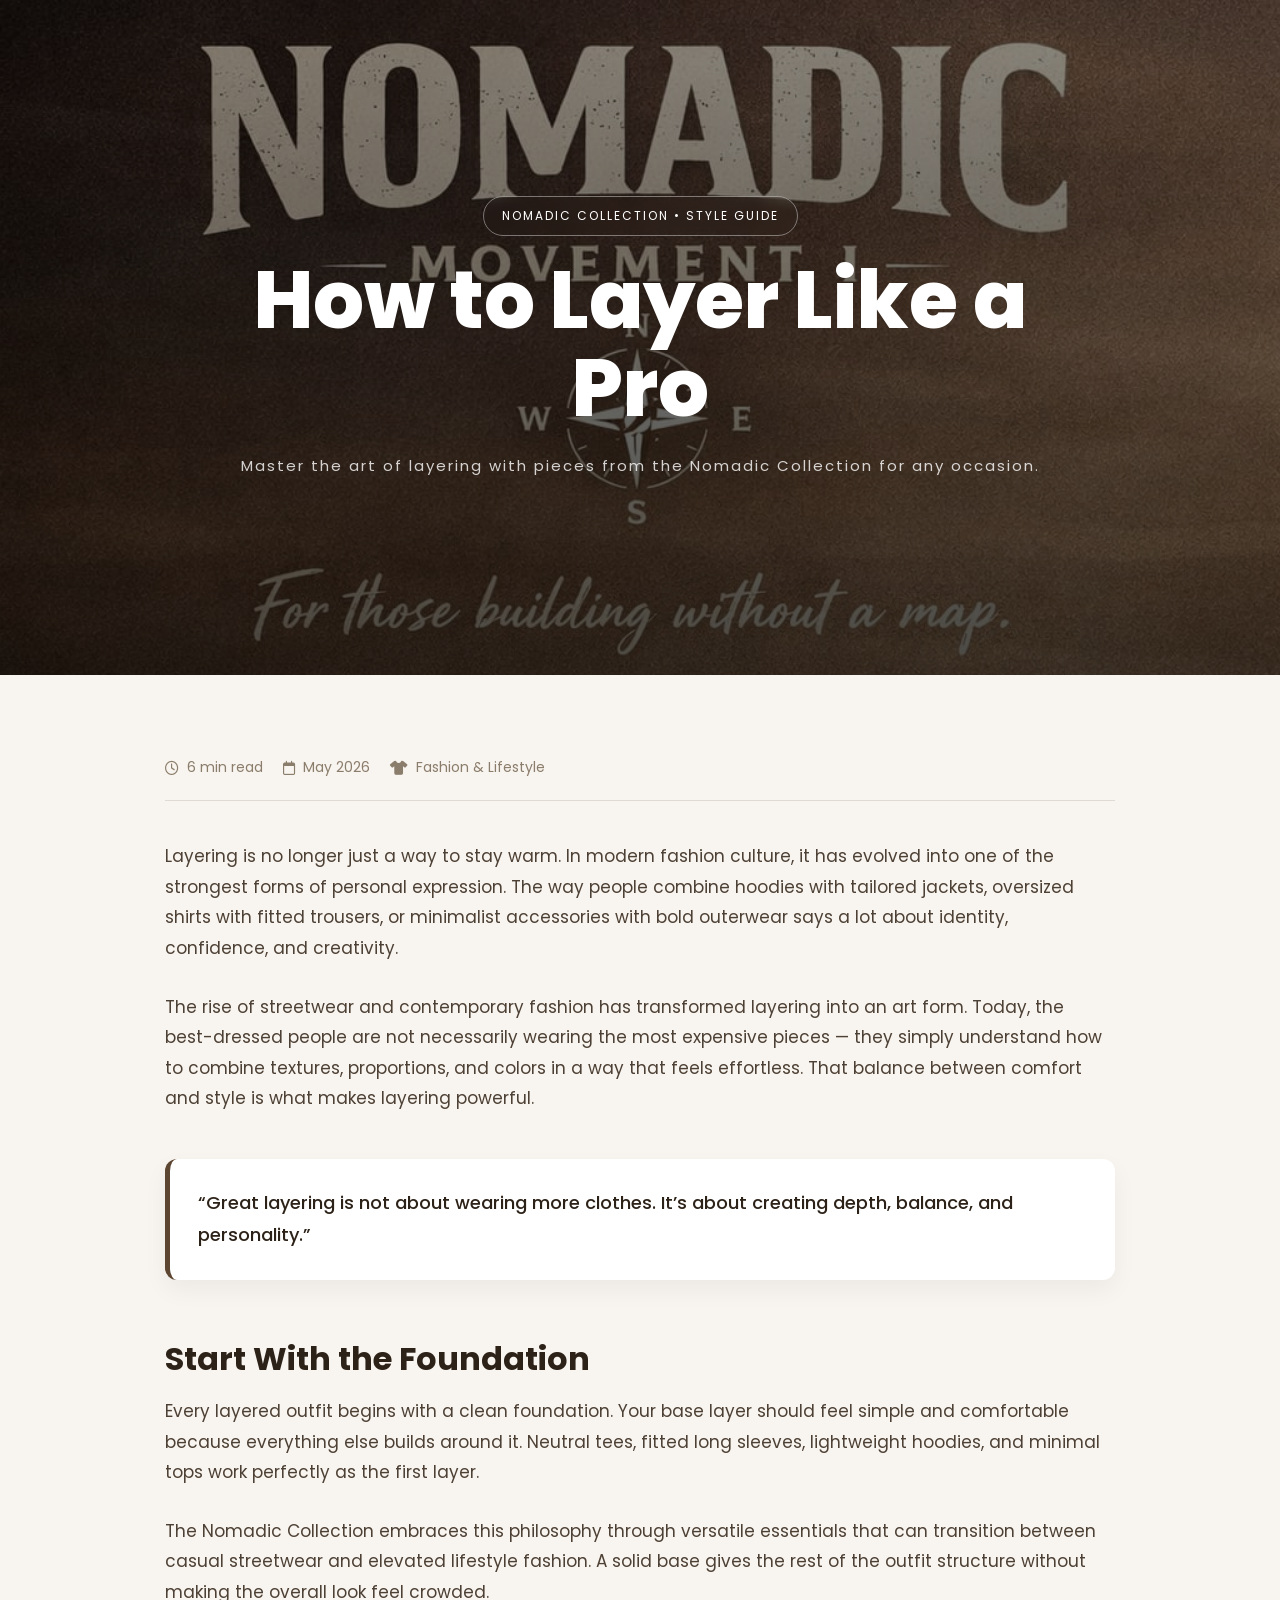
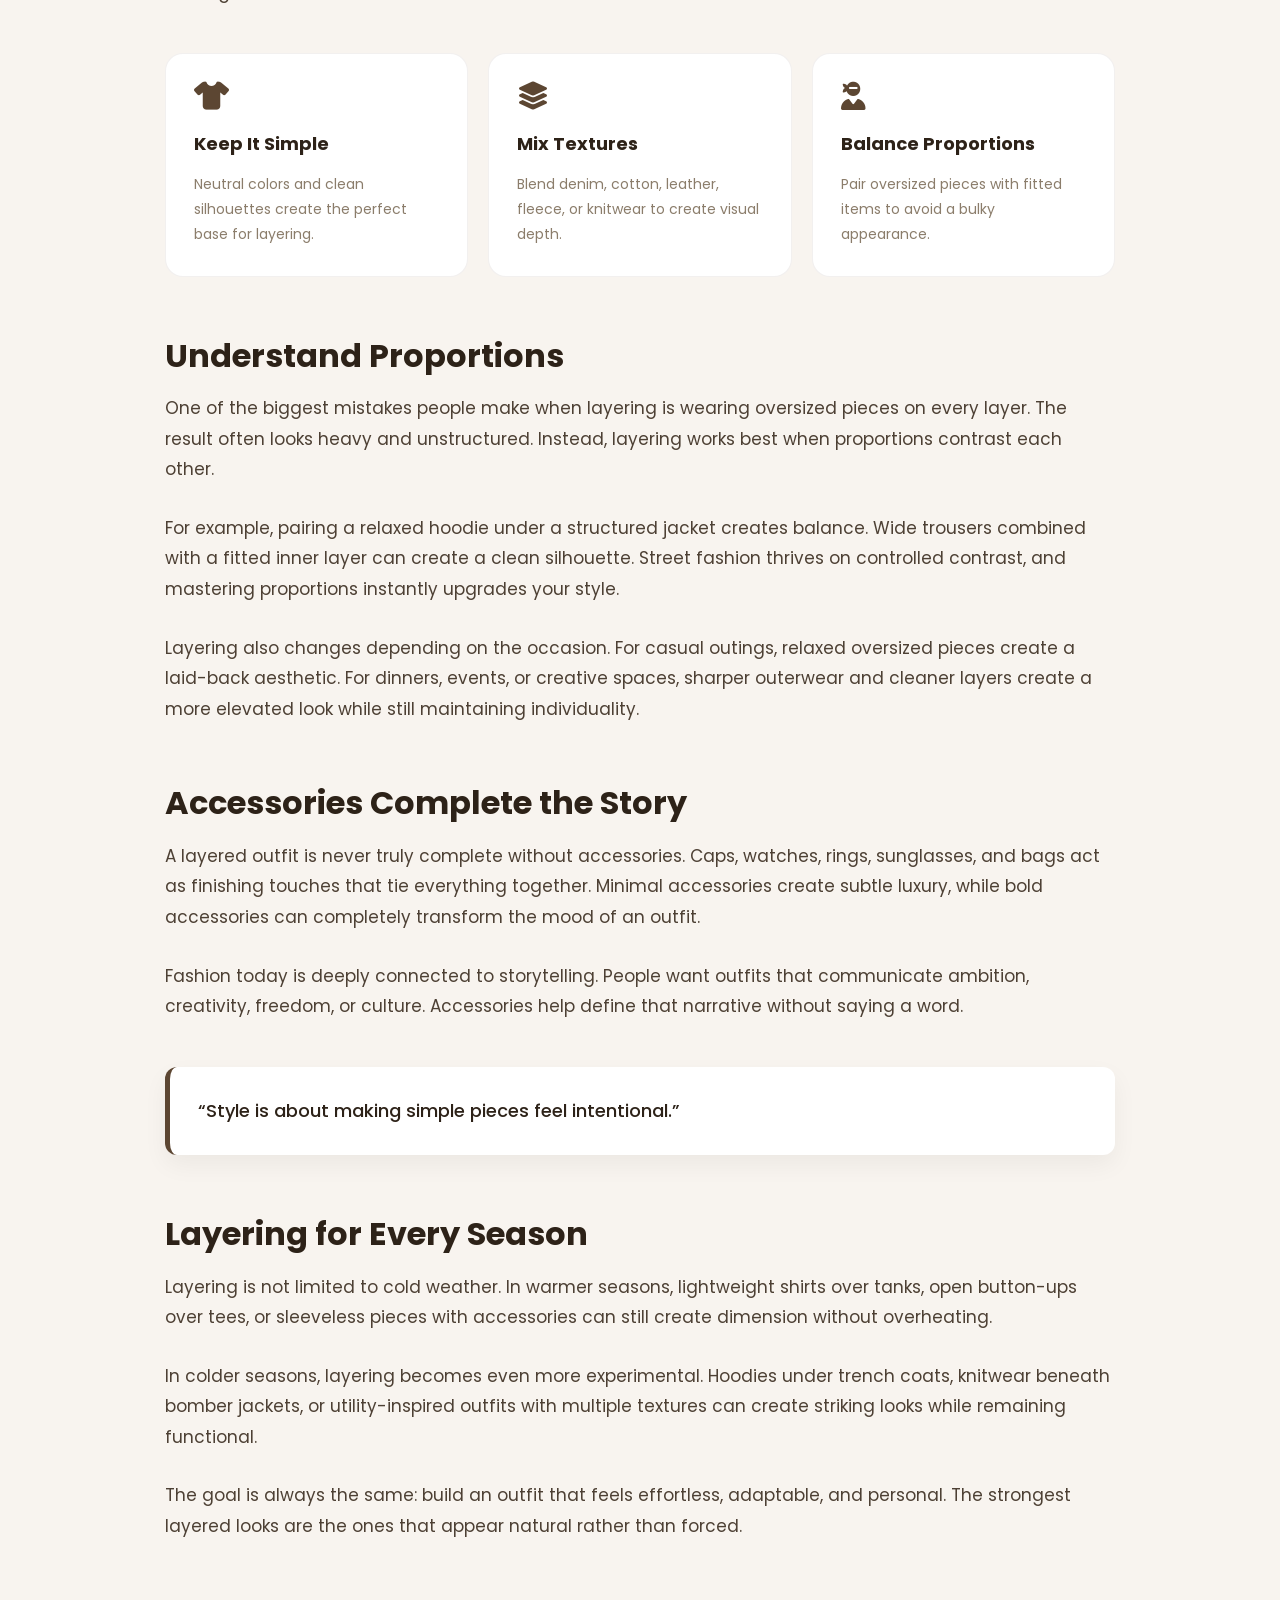
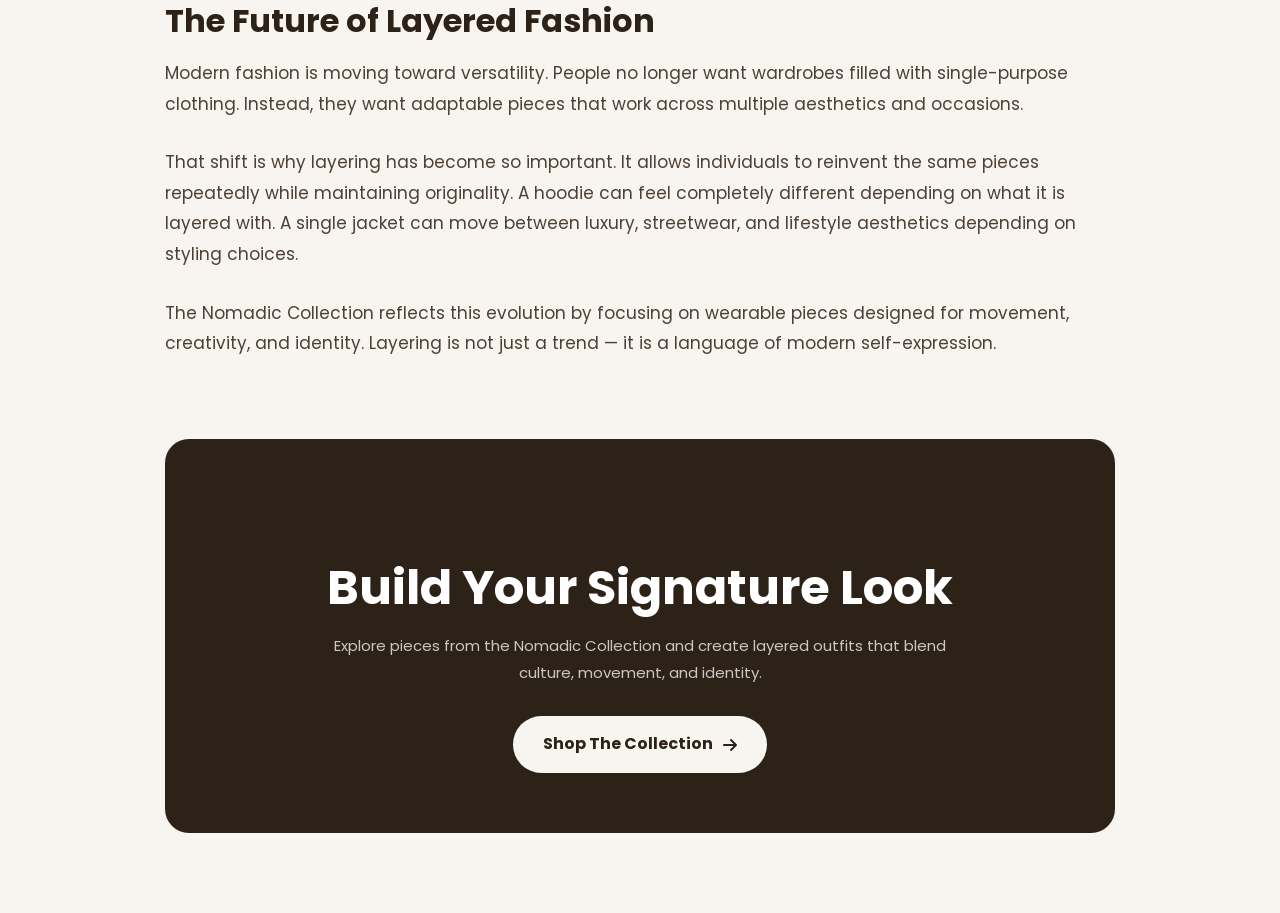
<file: article1.html>
<!DOCTYPE html>
<html lang="en">
<head>
  <meta charset="UTF-8" />
  <meta name="viewport" content="width=device-width, initial-scale=1.0"/>
  <title>How to Layer Like a Pro | Thëßrøthërs Collection</title>

  <!-- Fonts -->
  <link rel="preconnect" href="https://fonts.googleapis.com">
  <link rel="preconnect" href="https://fonts.gstatic.com" crossorigin>
  <link href="https://fonts.googleapis.com/css2?family=Poppins:wght@300;400;500;600;700;800&display=swap" rel="stylesheet">

  <!-- Font Awesome -->
  <link rel="stylesheet" href="https://cdnjs.cloudflare.com/ajax/libs/font-awesome/6.5.1/css/all.min.css"/>

  <style>
    :root{
      --brown-dark:#2d2218;
      --brown-main:#5c4632;
      --brown-light:#cbb89d;
      --cream:#f8f4ef;
      --muted:#8b7d6b;
    }

    *{
      margin:0;
      padding:0;
      box-sizing:border-box;
    }

    body{
      font-family:'Poppins',sans-serif;
      background:var(--cream);
      color:var(--brown-dark);
      line-height:1.8;
    }

    /* HERO */
    .blog-hero{
      height:75vh;
      position:relative;
      overflow:hidden;
      display:flex;
      align-items:center;
      justify-content:center;
      text-align:center;
    }

    .blog-hero img{
      position:absolute;
      inset:0;
      width:100%;
      height:100%;
      object-fit:cover;
    }

    .blog-hero::after{
      content:'';
      position:absolute;
      inset:0;
      background:linear-gradient(
        to bottom,
        rgba(0,0,0,0.45),
        rgba(0,0,0,0.7)
      );
    }

    .hero-content{
      position:relative;
      z-index:2;
      width:90%;
      max-width:850px;
      color:white;
    }

    .hero-tag{
      display:inline-block;
      padding:8px 18px;
      border:1px solid rgba(255,255,255,0.4);
      border-radius:30px;
      font-size:12px;
      letter-spacing:2px;
      text-transform:uppercase;
      margin-bottom:20px;
      backdrop-filter:blur(6px);
    }

    .hero-content h1{
      font-size:clamp(2.5rem,7vw,5rem);
      line-height:1.1;
      margin-bottom:20px;
      font-weight:800;
    }

    .hero-content p{
      color:rgba(255,255,255,0.8);
      font-size:15px;
      letter-spacing:2px;
    }

    /* ARTICLE */
    .blog-container{
      width:90%;
      max-width:950px;
      margin:auto;
      padding:80px 0;
    }

    .article-meta{
      display:flex;
      flex-wrap:wrap;
      gap:20px;
      margin-bottom:40px;
      padding-bottom:20px;
      border-bottom:1px solid rgba(92,70,50,0.15);
      color:var(--muted);
      font-size:14px;
    }

    .article-meta span{
      display:flex;
      align-items:center;
      gap:8px;
    }

    .blog-container p{
      margin-bottom:28px;
      font-size:17px;
      color:#4d4034;
    }

    .blog-container h2{
      font-size:32px;
      margin:60px 0 18px;
      color:var(--brown-dark);
      line-height:1.2;
    }

    .highlight-box{
      background:white;
      border-left:5px solid var(--brown-main);
      padding:28px;
      border-radius:12px;
      margin:45px 0;
      box-shadow:0 10px 25px rgba(0,0,0,0.05);
    }

    .highlight-box p{
      margin:0;
      font-size:18px;
      font-weight:500;
      color:var(--brown-dark);
    }

    .style-grid{
      display:grid;
      grid-template-columns:repeat(auto-fit,minmax(220px,1fr));
      gap:20px;
      margin:45px 0;
    }

    .style-card{
      background:white;
      border-radius:18px;
      padding:28px;
      border:1px solid rgba(92,70,50,0.08);
      transition:0.3s ease;
    }

    .style-card:hover{
      transform:translateY(-6px);
      box-shadow:0 14px 35px rgba(0,0,0,0.08);
    }

    .style-card i{
      font-size:28px;
      color:var(--brown-main);
      margin-bottom:18px;
    }

    .style-card h3{
      margin-bottom:12px;
      font-size:18px;
    }

    .style-card p{
      font-size:14px;
      margin:0;
      color:var(--muted);
    }

    /* CTA */
    .blog-cta{
      margin-top:80px;
      background:var(--brown-dark);
      border-radius:24px;
      padding:60px 8%;
      text-align:center;
      color:white;
    }

    .blog-cta h2{
      color:white;
      margin-bottom:16px;
      font-size:clamp(2rem,5vw,3rem);
    }

    .blog-cta p{
      color:rgba(255,255,255,0.75);
      max-width:650px;
      margin:auto auto 30px;
      font-size:15px;
    }

    .cta-btn{
      display:inline-flex;
      align-items:center;
      gap:10px;
      padding:14px 30px;
      background:var(--cream);
      color:var(--brown-dark);
      border-radius:50px;
      text-decoration:none;
      font-weight:700;
      transition:0.25s ease;
    }

    .cta-btn:hover{
      transform:translateY(-3px);
      background:white;
    }

    /* RESPONSIVE */
    @media(max-width:768px){

      .blog-hero{
        height:65vh;
      }

      .hero-content h1{
        font-size:2.5rem;
      }

      .blog-container{
        padding:55px 0;
      }

      .blog-container p{
        font-size:15px;
      }

      .blog-container h2{
        font-size:26px;
      }

      .style-grid{
        grid-template-columns:1fr;
      }

      .blog-cta{
        padding:45px 6%;
      }
    }
  </style>
</head>

<body>

  <!-- HERO -->
  <section class="blog-hero">
    <img src="img/Nomadic.jpg" alt="Nomadic Collection">
    
    <div class="hero-content">
      <div class="hero-tag">
        NOMADIC COLLECTION • STYLE GUIDE
      </div>

      <h1>How to Layer Like a Pro</h1>

      <p>
        Master the art of layering with pieces from the Nomadic Collection for any occasion.
      </p>
    </div>
  </section>

  <!-- ARTICLE -->
  <main class="blog-container">

    <div class="article-meta">
      <span><i class="fa-regular fa-clock"></i> 6 min read</span>
      <span><i class="fa-regular fa-calendar"></i> May 2026</span>
      <span><i class="fa-solid fa-shirt"></i> Fashion & Lifestyle</span>
    </div>

    <p>
      Layering is no longer just a way to stay warm. In modern fashion culture, it has evolved into one of the strongest forms of personal expression. The way people combine hoodies with tailored jackets, oversized shirts with fitted trousers, or minimalist accessories with bold outerwear says a lot about identity, confidence, and creativity.
    </p>

    <p>
      The rise of streetwear and contemporary fashion has transformed layering into an art form. Today, the best-dressed people are not necessarily wearing the most expensive pieces — they simply understand how to combine textures, proportions, and colors in a way that feels effortless. That balance between comfort and style is what makes layering powerful.
    </p>

    <div class="highlight-box">
      <p>
        “Great layering is not about wearing more clothes. It’s about creating depth, balance, and personality.”
      </p>
    </div>

    <h2>Start With the Foundation</h2>

    <p>
      Every layered outfit begins with a clean foundation. Your base layer should feel simple and comfortable because everything else builds around it. Neutral tees, fitted long sleeves, lightweight hoodies, and minimal tops work perfectly as the first layer.
    </p>

    <p>
      The Nomadic Collection embraces this philosophy through versatile essentials that can transition between casual streetwear and elevated lifestyle fashion. A solid base gives the rest of the outfit structure without making the overall look feel crowded.
    </p>

    <div class="style-grid">

      <div class="style-card">
        <i class="fa-solid fa-shirt"></i>
        <h3>Keep It Simple</h3>
        <p>
          Neutral colors and clean silhouettes create the perfect base for layering.
        </p>
      </div>

      <div class="style-card">
        <i class="fa-solid fa-layer-group"></i>
        <h3>Mix Textures</h3>
        <p>
          Blend denim, cotton, leather, fleece, or knitwear to create visual depth.
        </p>
      </div>

      <div class="style-card">
        <i class="fa-solid fa-user-ninja"></i>
        <h3>Balance Proportions</h3>
        <p>
          Pair oversized pieces with fitted items to avoid a bulky appearance.
        </p>
      </div>

    </div>

    <h2>Understand Proportions</h2>

    <p>
      One of the biggest mistakes people make when layering is wearing oversized pieces on every layer. The result often looks heavy and unstructured. Instead, layering works best when proportions contrast each other.
    </p>

    <p>
      For example, pairing a relaxed hoodie under a structured jacket creates balance. Wide trousers combined with a fitted inner layer can create a clean silhouette. Street fashion thrives on controlled contrast, and mastering proportions instantly upgrades your style.
    </p>

    <p>
      Layering also changes depending on the occasion. For casual outings, relaxed oversized pieces create a laid-back aesthetic. For dinners, events, or creative spaces, sharper outerwear and cleaner layers create a more elevated look while still maintaining individuality.
    </p>

    <h2>Accessories Complete the Story</h2>

    <p>
      A layered outfit is never truly complete without accessories. Caps, watches, rings, sunglasses, and bags act as finishing touches that tie everything together. Minimal accessories create subtle luxury, while bold accessories can completely transform the mood of an outfit.
    </p>

    <p>
      Fashion today is deeply connected to storytelling. People want outfits that communicate ambition, creativity, freedom, or culture. Accessories help define that narrative without saying a word.
    </p>

    <div class="highlight-box">
      <p>
        “Style is about making simple pieces feel intentional.”
      </p>
    </div>

    <h2>Layering for Every Season</h2>

    <p>
      Layering is not limited to cold weather. In warmer seasons, lightweight shirts over tanks, open button-ups over tees, or sleeveless pieces with accessories can still create dimension without overheating.
    </p>

    <p>
      In colder seasons, layering becomes even more experimental. Hoodies under trench coats, knitwear beneath bomber jackets, or utility-inspired outfits with multiple textures can create striking looks while remaining functional.
    </p>

    <p>
      The goal is always the same: build an outfit that feels effortless, adaptable, and personal. The strongest layered looks are the ones that appear natural rather than forced.
    </p>

    <h2>The Future of Layered Fashion</h2>

    <p>
      Modern fashion is moving toward versatility. People no longer want wardrobes filled with single-purpose clothing. Instead, they want adaptable pieces that work across multiple aesthetics and occasions.
    </p>

    <p>
      That shift is why layering has become so important. It allows individuals to reinvent the same pieces repeatedly while maintaining originality. A hoodie can feel completely different depending on what it is layered with. A single jacket can move between luxury, streetwear, and lifestyle aesthetics depending on styling choices.
    </p>

    <p>
      The Nomadic Collection reflects this evolution by focusing on wearable pieces designed for movement, creativity, and identity. Layering is not just a trend — it is a language of modern self-expression.
    </p>

    <!-- CTA -->
    <section class="blog-cta">
      <h2>Build Your Signature Look</h2>

      <p>
        Explore pieces from the Nomadic Collection and create layered outfits that blend culture, movement, and identity.
      </p>

      <a href="shop.html" class="cta-btn">
        Shop The Collection
        <i class="fa-solid fa-arrow-right"></i>
      </a>
    </section>

  </main>

</body>
</html>
</file>
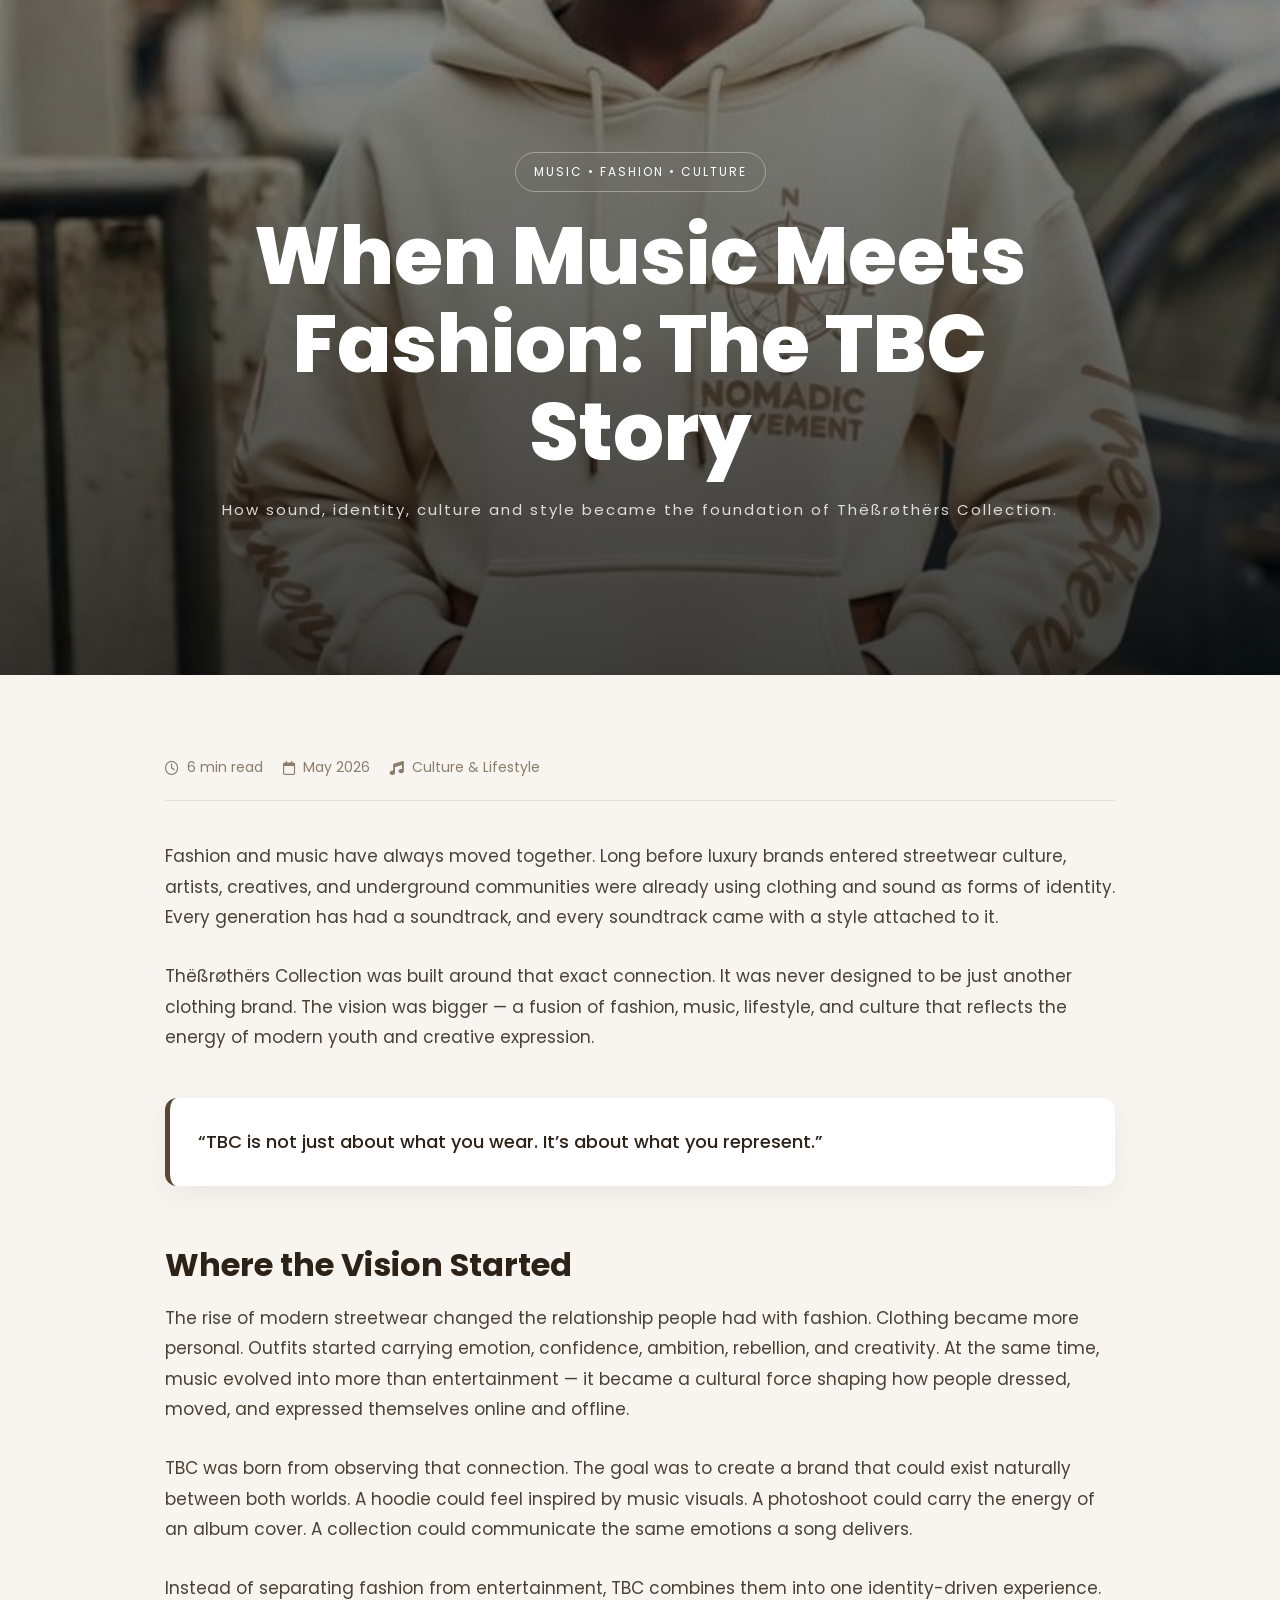
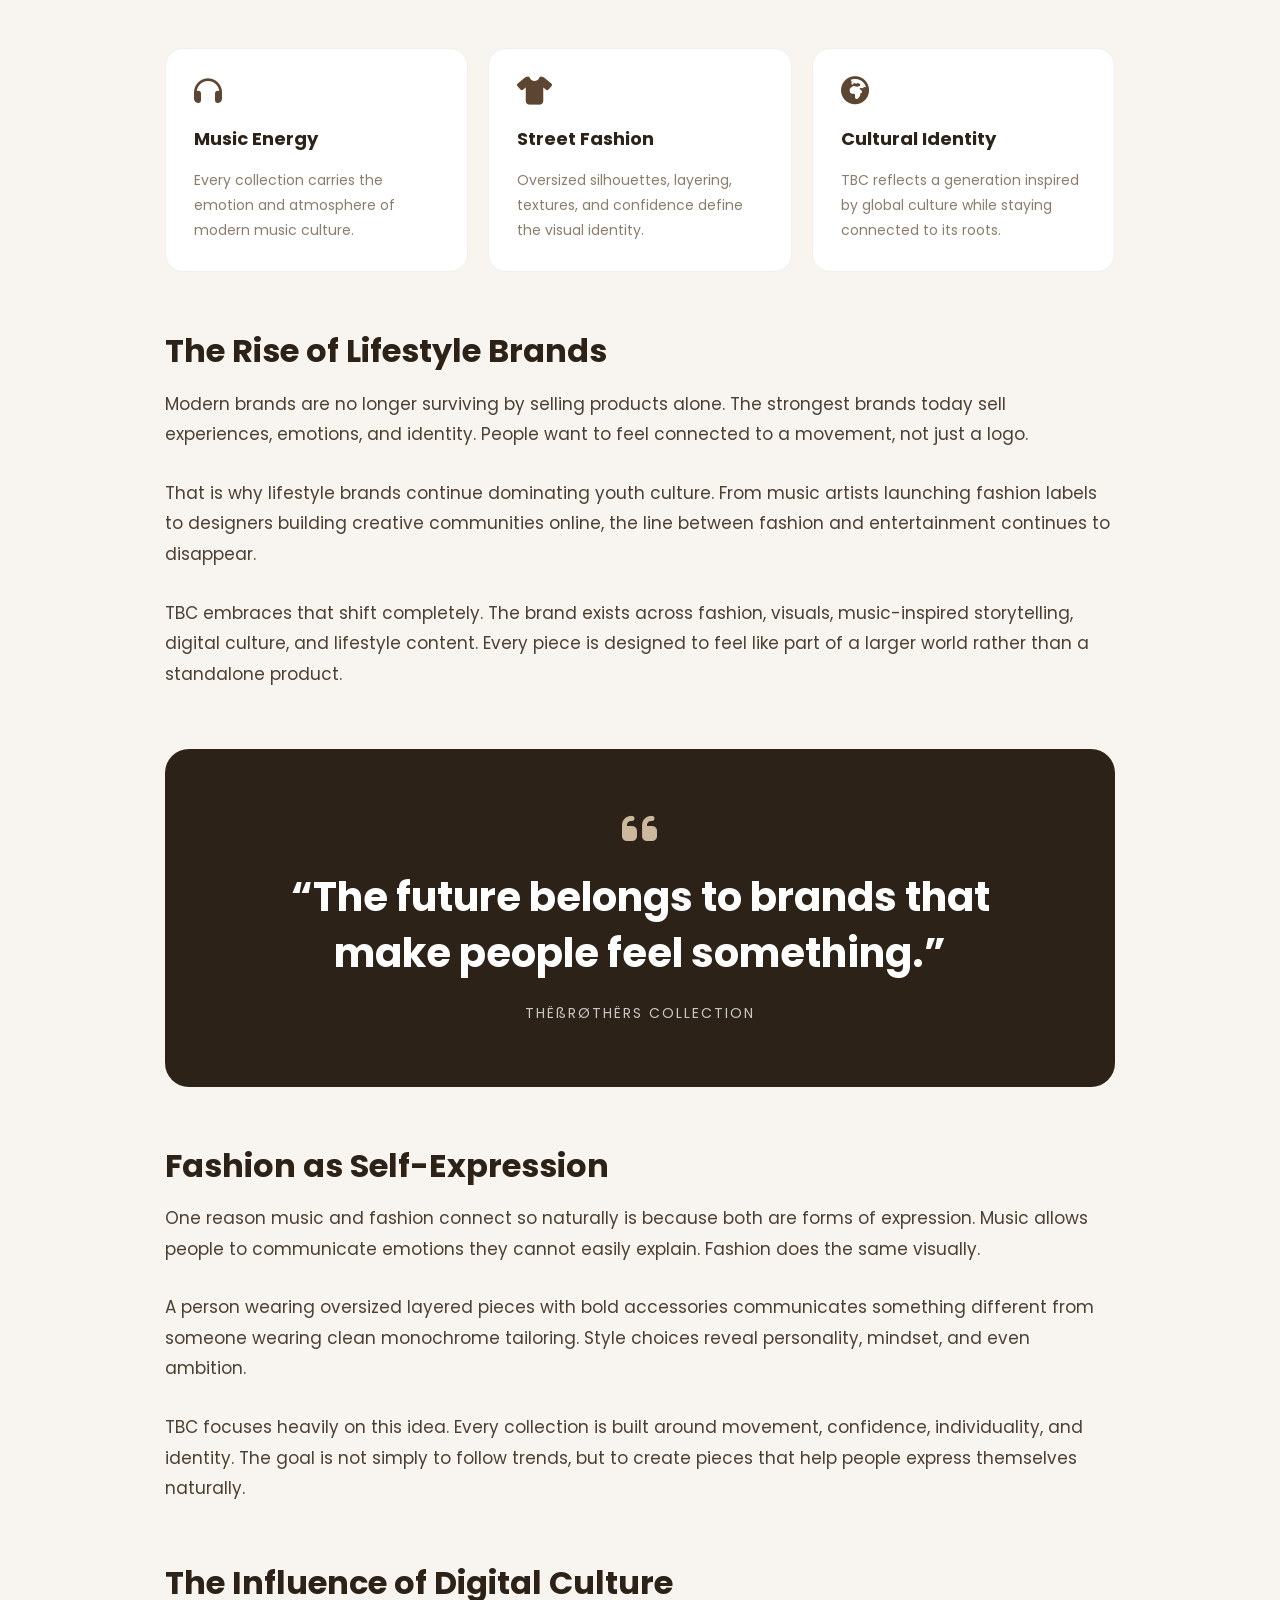
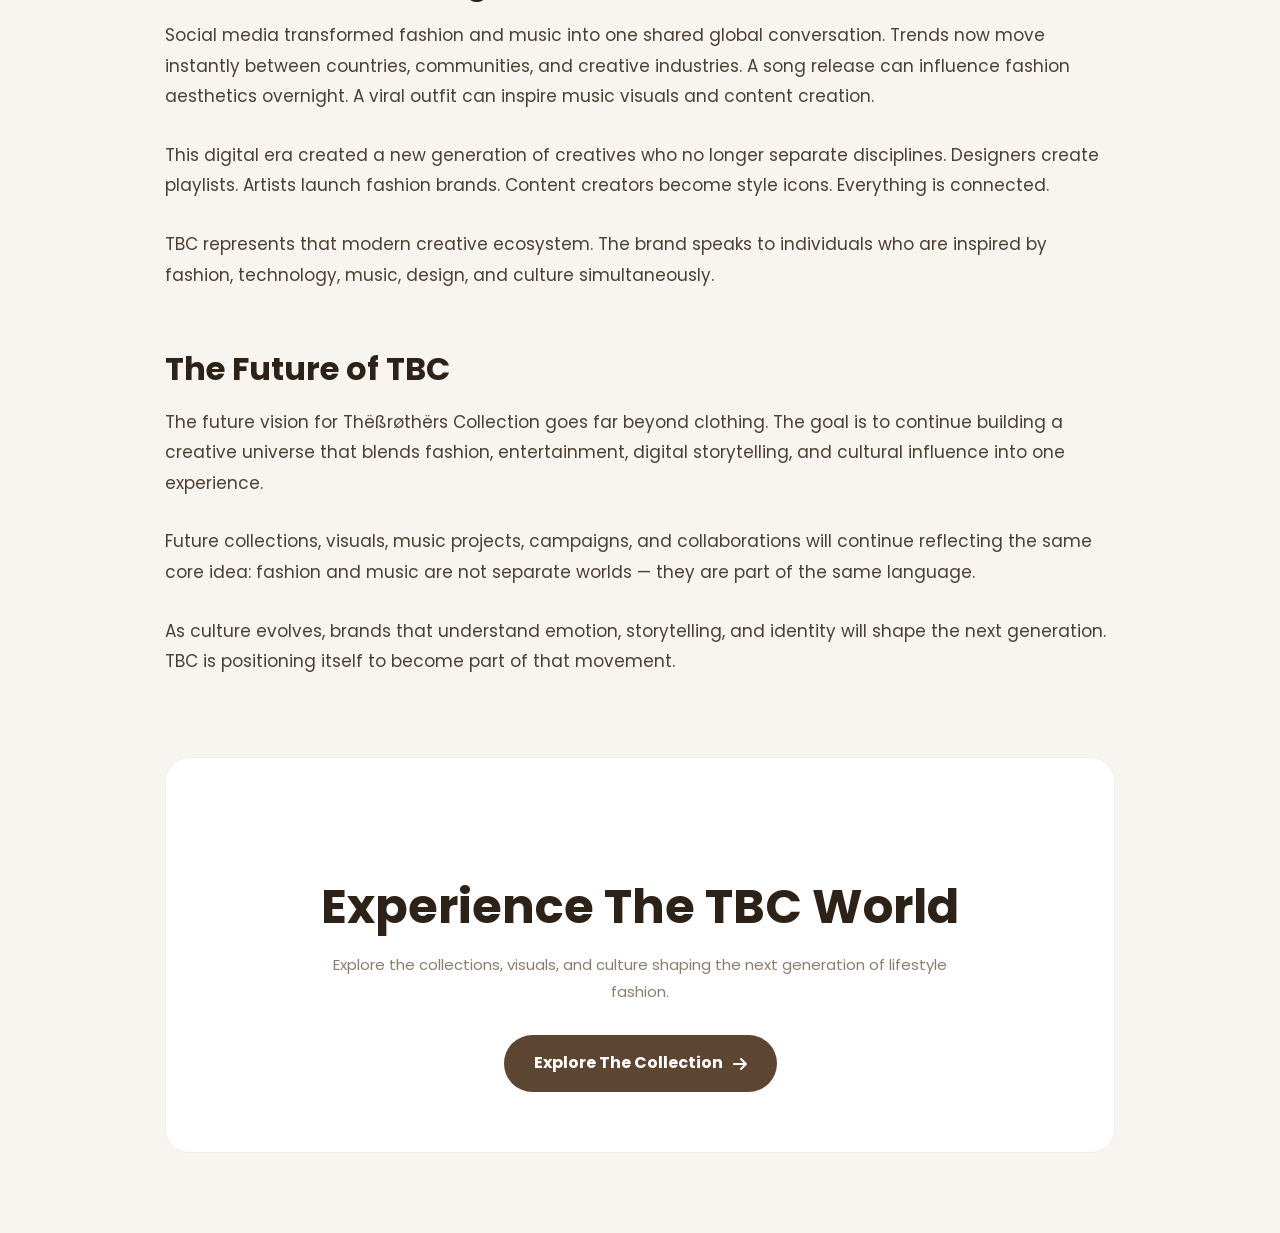
<file: article2.html>
<!DOCTYPE html>
<html lang="en">
<head>
  <meta charset="UTF-8" />
  <meta name="viewport" content="width=device-width, initial-scale=1.0"/>
  <title>When Music Meets Fashion: The TBC Story | Thëßrøthërs Collection</title>

  <!-- Google Fonts -->
  <link rel="preconnect" href="https://fonts.googleapis.com">
  <link rel="preconnect" href="https://fonts.gstatic.com" crossorigin>
  <link href="https://fonts.googleapis.com/css2?family=Poppins:wght@300;400;500;600;700;800&display=swap" rel="stylesheet">

  <!-- Font Awesome -->
  <link rel="stylesheet" href="https://cdnjs.cloudflare.com/ajax/libs/font-awesome/6.5.1/css/all.min.css"/>

  <style>
    :root{
      --brown-dark:#2d2218;
      --brown-main:#5c4632;
      --brown-light:#cbb89d;
      --cream:#f8f4ef;
      --muted:#8b7d6b;
    }

    *{
      margin:0;
      padding:0;
      box-sizing:border-box;
    }

    body{
      font-family:'Poppins',sans-serif;
      background:var(--cream);
      color:var(--brown-dark);
      line-height:1.8;
    }

    /* HERO */
    .blog-hero{
      position:relative;
      height:75vh;
      overflow:hidden;
      display:flex;
      align-items:center;
      justify-content:center;
      text-align:center;
    }

    .blog-hero img{
      position:absolute;
      inset:0;
      width:100%;
      height:100%;
      object-fit:cover;
    }

    .blog-hero::after{
      content:'';
      position:absolute;
      inset:0;
      background:linear-gradient(
        to bottom,
        rgba(0,0,0,0.45),
        rgba(0,0,0,0.75)
      );
    }

    .hero-content{
      position:relative;
      z-index:2;
      width:90%;
      max-width:850px;
      color:white;
    }

    .hero-tag{
      display:inline-block;
      padding:8px 18px;
      border:1px solid rgba(255,255,255,0.35);
      border-radius:30px;
      font-size:12px;
      letter-spacing:2px;
      text-transform:uppercase;
      margin-bottom:20px;
      backdrop-filter:blur(6px);
    }

    .hero-content h1{
      font-size:clamp(2.5rem,7vw,5rem);
      line-height:1.1;
      font-weight:800;
      margin-bottom:20px;
    }

    .hero-content p{
      font-size:15px;
      color:rgba(255,255,255,0.82);
      letter-spacing:2px;
    }

    /* ARTICLE */
    .blog-container{
      width:90%;
      max-width:950px;
      margin:auto;
      padding:80px 0;
    }

    .article-meta{
      display:flex;
      flex-wrap:wrap;
      gap:20px;
      margin-bottom:40px;
      padding-bottom:20px;
      border-bottom:1px solid rgba(92,70,50,0.12);
      color:var(--muted);
      font-size:14px;
    }

    .article-meta span{
      display:flex;
      align-items:center;
      gap:8px;
    }

    .blog-container p{
      margin-bottom:28px;
      font-size:17px;
      color:#4b4034;
    }

    .blog-container h2{
      font-size:32px;
      margin:60px 0 18px;
      line-height:1.2;
      color:var(--brown-dark);
    }

    .highlight-box{
      background:white;
      border-left:5px solid var(--brown-main);
      padding:28px;
      border-radius:12px;
      margin:45px 0;
      box-shadow:0 10px 30px rgba(0,0,0,0.05);
    }

    .highlight-box p{
      margin:0;
      font-size:18px;
      font-weight:500;
      color:var(--brown-dark);
    }

    .story-grid{
      display:grid;
      grid-template-columns:repeat(auto-fit,minmax(220px,1fr));
      gap:20px;
      margin:45px 0;
    }

    .story-card{
      background:white;
      border-radius:18px;
      padding:28px;
      border:1px solid rgba(92,70,50,0.08);
      transition:0.3s ease;
    }

    .story-card:hover{
      transform:translateY(-6px);
      box-shadow:0 14px 35px rgba(0,0,0,0.08);
    }

    .story-card i{
      font-size:28px;
      color:var(--brown-main);
      margin-bottom:18px;
    }

    .story-card h3{
      margin-bottom:12px;
      font-size:18px;
    }

    .story-card p{
      margin:0;
      font-size:14px;
      color:var(--muted);
    }

    /* QUOTE */
    .quote-section{
      margin:60px 0;
      padding:60px 8%;
      background:var(--brown-dark);
      border-radius:24px;
      text-align:center;
      color:white;
    }

    .quote-section i{
      font-size:40px;
      margin-bottom:20px;
      color:var(--brown-light);
    }

    .quote-section h3{
      font-size:clamp(1.6rem,4vw,2.5rem);
      line-height:1.4;
      margin-bottom:20px;
    }

    .quote-section p{
      color:rgba(255,255,255,0.75);
      margin:0;
      font-size:14px;
      letter-spacing:2px;
    }

    /* CTA */
    .blog-cta{
      margin-top:80px;
      background:white;
      border-radius:24px;
      padding:60px 8%;
      text-align:center;
      border:1px solid rgba(92,70,50,0.08);
    }

    .blog-cta h2{
      margin-bottom:16px;
      font-size:clamp(2rem,5vw,3rem);
    }

    .blog-cta p{
      max-width:650px;
      margin:auto auto 30px;
      color:var(--muted);
      font-size:15px;
    }

    .cta-btn{
      display:inline-flex;
      align-items:center;
      gap:10px;
      padding:14px 30px;
      background:var(--brown-main);
      color:white;
      text-decoration:none;
      border-radius:50px;
      font-weight:700;
      transition:0.25s ease;
    }

    .cta-btn:hover{
      transform:translateY(-3px);
      background:var(--brown-dark);
    }

    /* RESPONSIVE */
    @media(max-width:768px){

      .blog-hero{
        height:65vh;
      }

      .hero-content h1{
        font-size:2.6rem;
      }

      .blog-container{
        padding:55px 0;
      }

      .blog-container p{
        font-size:15px;
      }

      .blog-container h2{
        font-size:26px;
      }

      .story-grid{
        grid-template-columns:1fr;
      }

      .quote-section{
        padding:45px 6%;
      }

      .blog-cta{
        padding:45px 6%;
      }
    }
  </style>
</head>

<body>

  <!-- HERO -->
  <section class="blog-hero">
    <img src="img/Nomadic1.jpg" alt="TBC Story">

    <div class="hero-content">
      <div class="hero-tag">
        MUSIC • FASHION • CULTURE
      </div>

      <h1>When Music Meets Fashion: The TBC Story</h1>

      <p>
        How sound, identity, culture and style became the foundation of Thëßrøthërs Collection.
      </p>
    </div>
  </section>

  <!-- ARTICLE -->
  <main class="blog-container">

    <div class="article-meta">
      <span><i class="fa-regular fa-clock"></i> 6 min read</span>
      <span><i class="fa-regular fa-calendar"></i> May 2026</span>
      <span><i class="fa-solid fa-music"></i> Culture & Lifestyle</span>
    </div>

    <p>
      Fashion and music have always moved together. Long before luxury brands entered streetwear culture, artists, creatives, and underground communities were already using clothing and sound as forms of identity. Every generation has had a soundtrack, and every soundtrack came with a style attached to it.
    </p>

    <p>
      Thëßrøthërs Collection was built around that exact connection. It was never designed to be just another clothing brand. The vision was bigger — a fusion of fashion, music, lifestyle, and culture that reflects the energy of modern youth and creative expression.
    </p>

    <div class="highlight-box">
      <p>
        “TBC is not just about what you wear. It’s about what you represent.”
      </p>
    </div>

    <h2>Where the Vision Started</h2>

    <p>
      The rise of modern streetwear changed the relationship people had with fashion. Clothing became more personal. Outfits started carrying emotion, confidence, ambition, rebellion, and creativity. At the same time, music evolved into more than entertainment — it became a cultural force shaping how people dressed, moved, and expressed themselves online and offline.
    </p>

    <p>
      TBC was born from observing that connection. The goal was to create a brand that could exist naturally between both worlds. A hoodie could feel inspired by music visuals. A photoshoot could carry the energy of an album cover. A collection could communicate the same emotions a song delivers.
    </p>

    <p>
      Instead of separating fashion from entertainment, TBC combines them into one identity-driven experience.
    </p>

    <div class="story-grid">

      <div class="story-card">
        <i class="fa-solid fa-headphones"></i>
        <h3>Music Energy</h3>
        <p>
          Every collection carries the emotion and atmosphere of modern music culture.
        </p>
      </div>

      <div class="story-card">
        <i class="fa-solid fa-shirt"></i>
        <h3>Street Fashion</h3>
        <p>
          Oversized silhouettes, layering, textures, and confidence define the visual identity.
        </p>
      </div>

      <div class="story-card">
        <i class="fa-solid fa-earth-africa"></i>
        <h3>Cultural Identity</h3>
        <p>
          TBC reflects a generation inspired by global culture while staying connected to its roots.
        </p>
      </div>

    </div>

    <h2>The Rise of Lifestyle Brands</h2>

    <p>
      Modern brands are no longer surviving by selling products alone. The strongest brands today sell experiences, emotions, and identity. People want to feel connected to a movement, not just a logo.
    </p>

    <p>
      That is why lifestyle brands continue dominating youth culture. From music artists launching fashion labels to designers building creative communities online, the line between fashion and entertainment continues to disappear.
    </p>

    <p>
      TBC embraces that shift completely. The brand exists across fashion, visuals, music-inspired storytelling, digital culture, and lifestyle content. Every piece is designed to feel like part of a larger world rather than a standalone product.
    </p>

    <div class="quote-section">
      <i class="fa-solid fa-quote-left"></i>

      <h3>
        “The future belongs to brands that make people feel something.”
      </h3>

      <p>THËßRØTHËRS COLLECTION</p>
    </div>

    <h2>Fashion as Self-Expression</h2>

    <p>
      One reason music and fashion connect so naturally is because both are forms of expression. Music allows people to communicate emotions they cannot easily explain. Fashion does the same visually.
    </p>

    <p>
      A person wearing oversized layered pieces with bold accessories communicates something different from someone wearing clean monochrome tailoring. Style choices reveal personality, mindset, and even ambition.
    </p>

    <p>
      TBC focuses heavily on this idea. Every collection is built around movement, confidence, individuality, and identity. The goal is not simply to follow trends, but to create pieces that help people express themselves naturally.
    </p>

    <h2>The Influence of Digital Culture</h2>

    <p>
      Social media transformed fashion and music into one shared global conversation. Trends now move instantly between countries, communities, and creative industries. A song release can influence fashion aesthetics overnight. A viral outfit can inspire music visuals and content creation.
    </p>

    <p>
      This digital era created a new generation of creatives who no longer separate disciplines. Designers create playlists. Artists launch fashion brands. Content creators become style icons. Everything is connected.
    </p>

    <p>
      TBC represents that modern creative ecosystem. The brand speaks to individuals who are inspired by fashion, technology, music, design, and culture simultaneously.
    </p>

    <h2>The Future of TBC</h2>

    <p>
      The future vision for Thëßrøthërs Collection goes far beyond clothing. The goal is to continue building a creative universe that blends fashion, entertainment, digital storytelling, and cultural influence into one experience.
    </p>

    <p>
      Future collections, visuals, music projects, campaigns, and collaborations will continue reflecting the same core idea: fashion and music are not separate worlds — they are part of the same language.
    </p>

    <p>
      As culture evolves, brands that understand emotion, storytelling, and identity will shape the next generation. TBC is positioning itself to become part of that movement.
    </p>

    <!-- CTA -->
    <section class="blog-cta">

      <h2>Experience The TBC World</h2>

      <p>
        Explore the collections, visuals, and culture shaping the next generation of lifestyle fashion.
      </p>

      <a href="shop.html" class="cta-btn">
        Explore The Collection
        <i class="fa-solid fa-arrow-right"></i>
      </a>

    </section>

  </main>

</body>
</html>
</file>
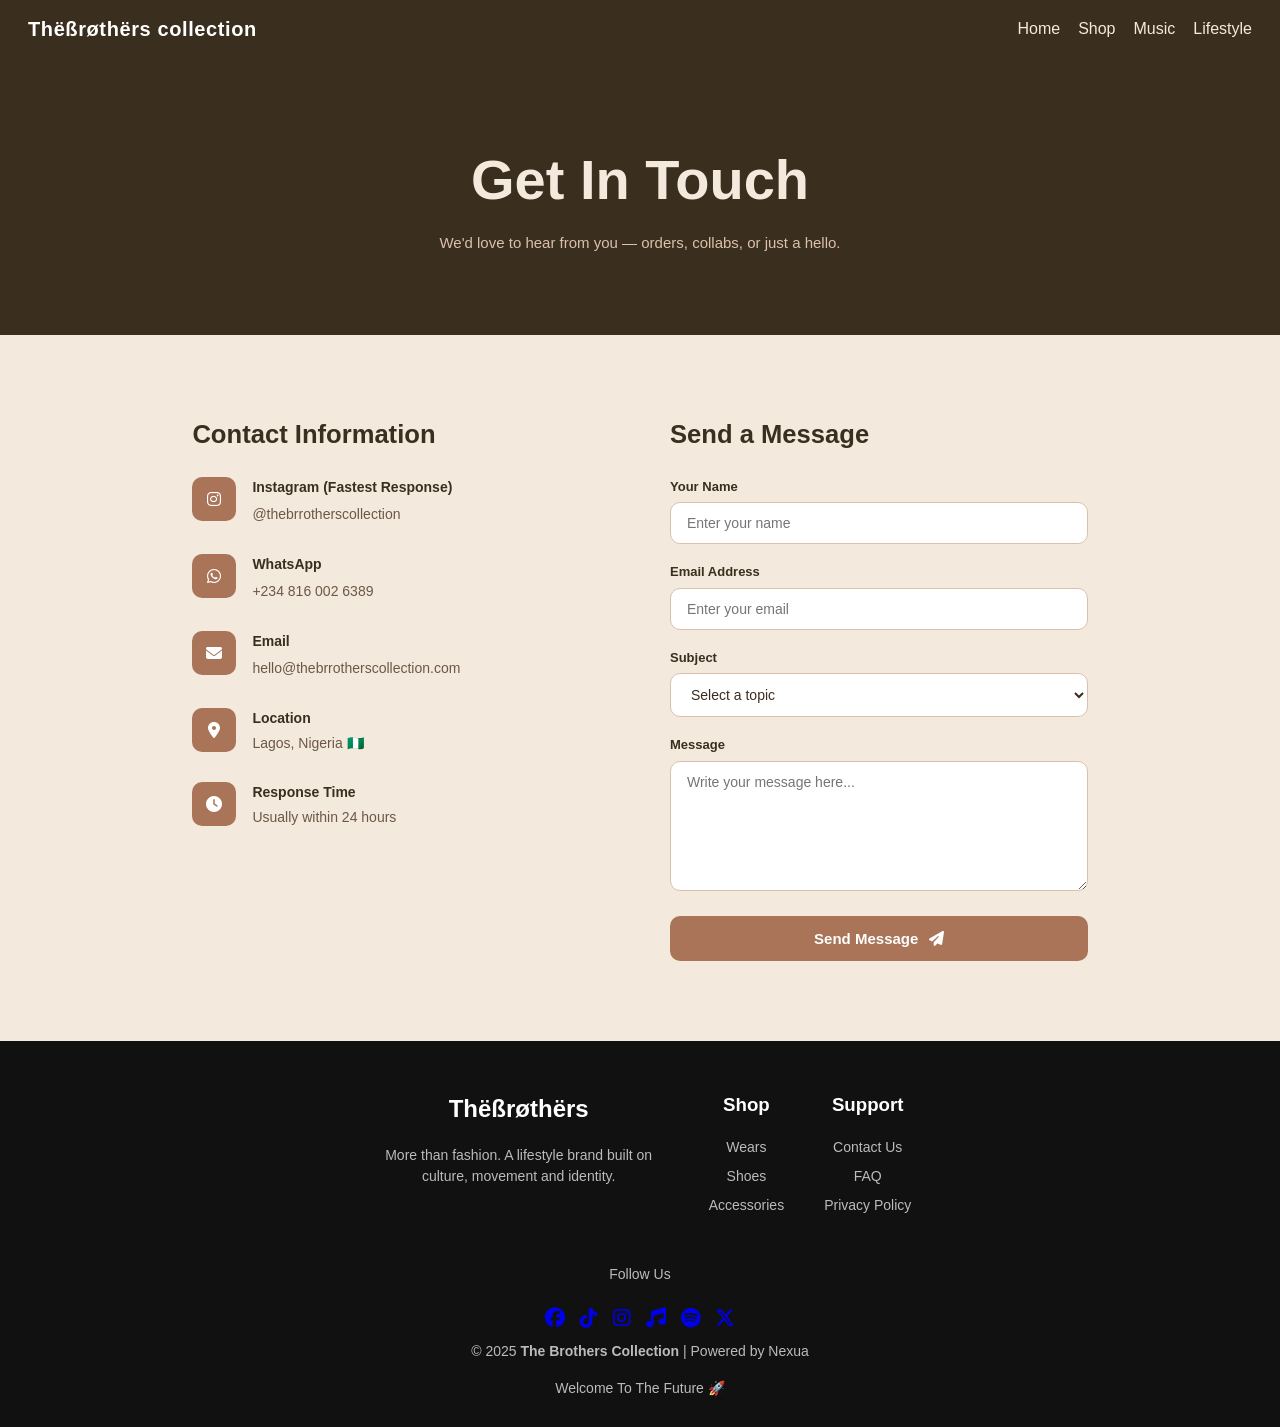
<file: contact.html>
<!DOCTYPE html>
<html lang="en">
<head>
  <meta charset="UTF-8">
  <meta name="viewport" content="width=device-width, initial-scale=1.0">
  <title>Contact | Thëßrøthërs Collection</title>
  <link rel="stylesheet" href="https://cdnjs.cloudflare.com/ajax/libs/font-awesome/6.5.1/css/all.min.css">
  <link rel="stylesheet" href="css/style.css">
  <link rel="stylesheet" href="css/mobile.css">
  <style>
    body { background: var(--cream); }

    .contact-hero {
      background: var(--brown-dark);
      padding: 80px 8%;
      text-align: center;
    }

    .contact-hero h1 {
      font-size: clamp(2rem, 5vw, 3.5rem);
      font-weight: 800;
      color: var(--cream);
      margin-bottom: 10px;
    }

    .contact-hero p { color: var(--brown-light); font-size: 15px; }

    .contact-body {
      padding: 80px 8%;
      display: grid;
      grid-template-columns: 1fr 1fr;
      gap: 60px;
      max-width: 1100px;
      margin: 0 auto;
    }

    .contact-info h2 {
      font-size: 1.6rem;
      font-weight: 800;
      margin-bottom: 24px;
      color: var(--brown-dark);
    }

    .contact-item {
      display: flex;
      align-items: flex-start;
      gap: 16px;
      margin-bottom: 28px;
    }

    .contact-item-icon {
      width: 44px;
      height: 44px;
      border-radius: 10px;
      background: var(--brown-main);
      color: #fff;
      display: flex;
      align-items: center;
      justify-content: center;
      font-size: 16px;
      flex-shrink: 0;
    }

    .contact-item-text h4 {
      font-size: 14px;
      font-weight: 700;
      color: var(--brown-dark);
      margin-bottom: 4px;
    }

    .contact-item-text p, .contact-item-text a {
      font-size: 14px;
      color: var(--muted);
      text-decoration: none;
    }

    .contact-item-text a:hover { color: var(--brown-main); }

    .contact-form h2 {
      font-size: 1.6rem;
      font-weight: 800;
      margin-bottom: 24px;
      color: var(--brown-dark);
    }

    .form-group {
      margin-bottom: 18px;
    }

    .form-group label {
      display: block;
      font-size: 13px;
      font-weight: 600;
      color: var(--brown-dark);
      margin-bottom: 6px;
    }

    .form-group input,
    .form-group textarea,
    .form-group select {
      width: 100%;
      padding: 12px 16px;
      border: 1.5px solid var(--brown-light);
      border-radius: 10px;
      font-size: 14px;
      font-family: 'Poppins', sans-serif;
      background: #fff;
      color: var(--brown-dark);
      outline: none;
      transition: 0.2s;
    }

    .form-group input:focus,
    .form-group textarea:focus,
    .form-group select:focus {
      border-color: var(--brown-main);
    }

    .form-group textarea { height: 130px; resize: vertical; }

    .submit-btn {
      width: 100%;
      padding: 14px;
      background: var(--brown-main);
      color: #fff;
      border: none;
      border-radius: 10px;
      font-size: 15px;
      font-weight: 700;
      cursor: pointer;
      font-family: 'Poppins', sans-serif;
      transition: 0.2s;
    }

    .submit-btn:hover { background: var(--brown-dark); }

    .success-msg {
      display: none;
      background: #d4edda;
      color: #155724;
      padding: 14px 18px;
      border-radius: 10px;
      font-size: 14px;
      margin-top: 14px;
      text-align: center;
    }

    @media (max-width: 768px) {
      .contact-body { grid-template-columns: 1fr; gap: 40px; padding: 50px 5%; }
    }
  </style>
</head>
<body>

  <header>
    <h2>Thëßrøthërs collection</h2>
    <nav>
      <ul class="nav-links">
        <li><a href="index.html">Home</a></li>
        <li><a href="shop.html">Shop</a></li>
        <li><a href="music.html">Music</a></li>
        <li><a href="lifestyle.html">Lifestyle</a></li>
      </ul>
      <div class="hamburger"><span></span><span></span><span></span></div>
    </nav>
  </header>

  <div class="contact-hero">
    <h1>Get In Touch</h1>
    <p>We'd love to hear from you — orders, collabs, or just a hello.</p>
  </div>

  <div class="contact-body">
    <div class="contact-info">
      <h2>Contact Information</h2>

      <div class="contact-item">
        <div class="contact-item-icon"><i class="fab fa-instagram"></i></div>
        <div class="contact-item-text">
          <h4>Instagram (Fastest Response)</h4>
          <a href="https://www.instagram.com" target="_blank">@thebrrotherscollection</a>
        </div>
      </div>

      <div class="contact-item">
        <div class="contact-item-icon"><i class="fab fa-whatsapp"></i></div>
        <div class="contact-item-text">
          <h4>WhatsApp</h4>
          <a href="https://wa.me/+2348160026389" target="_blank">+234 816 002 6389</a>
        </div>
      </div>

      <div class="contact-item">
        <div class="contact-item-icon"><i class="fas fa-envelope"></i></div>
        <div class="contact-item-text">
          <h4>Email</h4>
          <a href="mailto:hello@thebrrotherscollection.com">hello@thebrrotherscollection.com</a>
        </div>
      </div>

      <div class="contact-item">
        <div class="contact-item-icon"><i class="fas fa-map-marker-alt"></i></div>
        <div class="contact-item-text">
          <h4>Location</h4>
          <p>Lagos, Nigeria 🇳🇬</p>
        </div>
      </div>

      <div class="contact-item">
        <div class="contact-item-icon"><i class="fas fa-clock"></i></div>
        <div class="contact-item-text">
          <h4>Response Time</h4>
          <p>Usually within 24 hours</p>
        </div>
      </div>
    </div>

    <div class="contact-form">
      <h2>Send a Message</h2>
      <div class="form-group">
        <label>Your Name</label>
        <input type="text" id="name" placeholder="Enter your name">
      </div>
      <div class="form-group">
        <label>Email Address</label>
        <input type="email" id="email" placeholder="Enter your email">
      </div>
      <div class="form-group">
        <label>Subject</label>
        <select id="subject">
          <option value="">Select a topic</option>
          <option>Order Enquiry</option>
          <option>Partnership / Collab</option>
          <option>Music</option>
          <option>General Question</option>
          <option>Other</option>
        </select>
      </div>
      <div class="form-group">
        <label>Message</label>
        <textarea id="message" placeholder="Write your message here..."></textarea>
      </div>
      <button class="submit-btn" onclick="sendMessage()">
        Send Message <i class="fas fa-paper-plane" style="margin-left:6px"></i>
      </button>
      <div class="success-msg" id="success-msg">
        ✅ Message sent! We'll get back to you within 24 hours.
      </div>
    </div>
  </div>

  <footer id="contact-footer" class="footer">
    <div class="footer-container">
      <div class="footer-brand">
        <h2>Thëßrøthërs</h2>
        <p>More than fashion. A lifestyle brand built on culture, movement and identity.</p>
      </div>
      <div class="footer-links">
        <div class="footer-col">
          <h3>Shop</h3>
          <a href="shop.html">Wears</a>
          <a href="shop.html">Shoes</a>
          <a href="shop.html">Accessories</a>
        </div>
        <div class="footer-col">
          <h3>Support</h3>
          <a href="contact.html">Contact Us</a>
          <a href="faq.html">FAQ</a>
          <a href="policy.html">Privacy Policy</a>
        </div>
      </div>
    </div>
    <div class="footer-social">
      <p>Follow Us</p>
      <div class="social-icons">
        <a href="https://www.facebook.com/profile.php?id=61589076495092&mibextid=ZbWKwL" target="_blank"><i class="fab fa-facebook"></i></a>
        <a href="https://www.tiktok.com/@thebrotherscollections?_r=1&_t=ZS-96AM1hBIxwQ" target="_blank"><i class="fab fa-tiktok"></i></a>
        <a href="https://www.instagram.com/thebrothercollection.co/" target="_blank"><i class="fab fa-instagram"></i></a>
        <a href="https://audiomack.com/double_cees" target="_blank" title="Audiomack"><i class="fas fa-music"></i></a>
        <a href="https://www.spotify.com" target="_blank" title="Spotify"><i class="fa-brands fa-spotify"></i></a>
        <a href="https://x.com/Captain_5050" target="_blank" title="X / Twitter"><i class="fa-brands fa-x-twitter"></i></a>
      </div>
    </div>
    <p>© 2025 <strong>The Brothers Collection</strong> | Powered by <span class="brand">Nexua</span></p>
    <p class="footer-tagline">Welcome To The Future 🚀</p>
  </footer>

  <script src="main.js"></script>
  <script>
    function sendMessage() {
      const name = document.getElementById('name').value;
      const email = document.getElementById('email').value;
      const message = document.getElementById('message').value;

      if (!name || !email || !message) {
        alert('Please fill in all required fields.');
        return;
      }

      // Opens WhatsApp with pre-filled message
      const text = encodeURIComponent(`Hello TBC!\n\nName: ${name}\nEmail: ${email}\n\nMessage: ${message}`);
      window.open(`https://wa.me/+2348160026389?text=${text}`, '_blank');

      document.getElementById('success-msg').style.display = 'block';
    }
  </script>
</body>
</html>
</file>
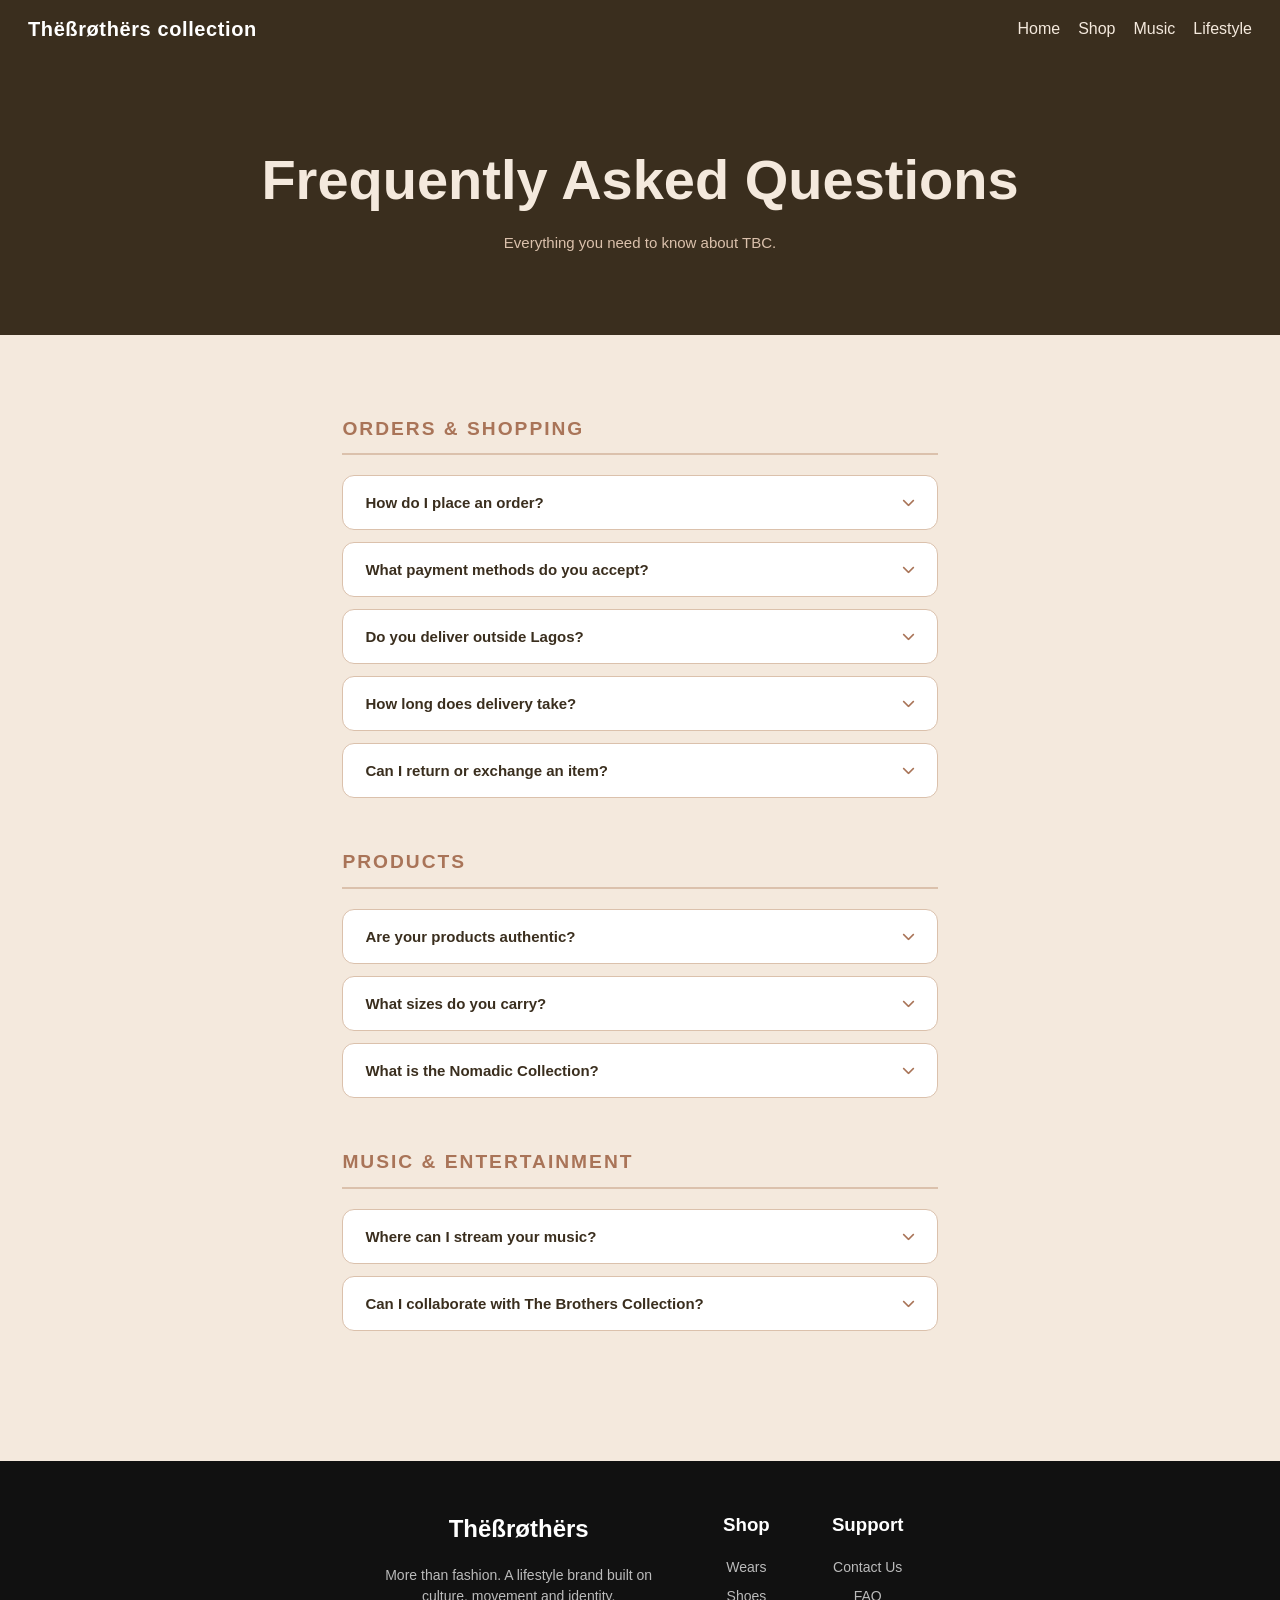
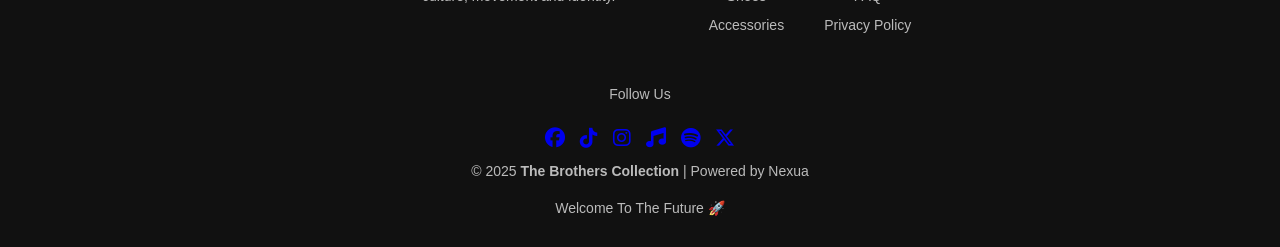
<file: faq.html>
<!DOCTYPE html>
<html lang="en">
<head>
  <meta charset="UTF-8">
  <meta name="viewport" content="width=device-width, initial-scale=1.0">
  <title>FAQ | Thëßrøthërs Collection</title>
  <link rel="stylesheet" href="https://cdnjs.cloudflare.com/ajax/libs/font-awesome/6.5.1/css/all.min.css">
  <link rel="stylesheet" href="css/style.css">
  <link rel="stylesheet" href="css/mobile.css">
  <style>
    body { background: var(--cream); }

    .faq-hero {
      background: var(--brown-dark);
      padding: 80px 8%;
      text-align: center;
    }

    .faq-hero h1 {
      font-size: clamp(2rem, 5vw, 3.5rem);
      font-weight: 800;
      color: var(--cream);
      margin-bottom: 10px;
    }

    .faq-hero p { color: var(--brown-light); font-size: 15px; }

    .faq-body {
      padding: 80px 8%;
      max-width: 800px;
      margin: 0 auto;
    }

    .faq-category {
      margin-bottom: 50px;
    }

    .faq-category h2 {
      font-size: 1.2rem;
      font-weight: 700;
      color: var(--brown-main);
      letter-spacing: 2px;
      text-transform: uppercase;
      margin-bottom: 20px;
      padding-bottom: 10px;
      border-bottom: 2px solid var(--brown-light);
    }

    .faq-item {
      border: 1px solid var(--brown-light);
      border-radius: 12px;
      margin-bottom: 12px;
      overflow: hidden;
      background: #fff;
      transition: 0.2s;
    }

    .faq-item:hover { border-color: var(--brown-main); }

    .faq-question {
      width: 100%;
      background: none;
      border: none;
      padding: 18px 22px;
      text-align: left;
      font-size: 15px;
      font-weight: 600;
      color: var(--brown-dark);
      cursor: pointer;
      display: flex;
      justify-content: space-between;
      align-items: center;
      font-family: 'Poppins', sans-serif;
      gap: 12px;
    }

    .faq-question i {
      color: var(--brown-main);
      transition: transform 0.3s;
      flex-shrink: 0;
      font-size: 13px;
    }

    .faq-item.open .faq-question i { transform: rotate(180deg); }

    .faq-answer {
      max-height: 0;
      overflow: hidden;
      transition: max-height 0.35s ease, padding 0.2s;
      padding: 0 22px;
    }

    .faq-item.open .faq-answer {
      max-height: 300px;
      padding: 0 22px 18px;
    }

    .faq-answer p {
      font-size: 14px;
      color: var(--muted);
      line-height: 1.7;
    }

    @media (max-width: 768px) {
      .faq-body { padding: 50px 5%; }
    }
  </style>
</head>
<body>

  <header>
    <h2>Thëßrøthërs collection</h2>
    <nav>
      <ul class="nav-links">
        <li><a href="index.html">Home</a></li>
        <li><a href="shop.html">Shop</a></li>
        <li><a href="music.html">Music</a></li>
        <li><a href="lifestyle.html">Lifestyle</a></li>
      </ul>
      <div class="hamburger"><span></span><span></span><span></span></div>
    </nav>
  </header>

  <div class="faq-hero">
    <h1>Frequently Asked Questions</h1>
    <p>Everything you need to know about TBC.</p>
  </div>

  <div class="faq-body">

    <div class="faq-category">
      <h2>Orders & Shopping</h2>

      <div class="faq-item">
        <button class="faq-question" onclick="toggleFAQ(this)">
          How do I place an order? <i class="fas fa-chevron-down"></i>
        </button>
        <div class="faq-answer">
          <p>Browse our shop, add items to your cart, and click Checkout. You'll receive a WhatsApp or Instagram message from us to confirm your order and arrange payment and delivery.</p>
        </div>
      </div>

      <div class="faq-item">
        <button class="faq-question" onclick="toggleFAQ(this)">
          What payment methods do you accept? <i class="fas fa-chevron-down"></i>
        </button>
        <div class="faq-answer">
          <p>We currently accept bank transfers and mobile payments. Our team will send you payment details when you checkout. We're working on adding card payments soon.</p>
        </div>
      </div>

      <div class="faq-item">
        <button class="faq-question" onclick="toggleFAQ(this)">
          Do you deliver outside Lagos? <i class="fas fa-chevron-down"></i>
        </button>
        <div class="faq-answer">
          <p>Yes! We deliver nationwide across Nigeria. Delivery fees vary by location. Lagos same-day delivery is available for orders placed before 12pm. Contact us for international shipping enquiries.</p>
        </div>
      </div>

      <div class="faq-item">
        <button class="faq-question" onclick="toggleFAQ(this)">
          How long does delivery take? <i class="fas fa-chevron-down"></i>
        </button>
        <div class="faq-answer">
          <p>Lagos: 1–2 business days. Other states: 2–5 business days. International: 7–14 business days depending on location.</p>
        </div>
      </div>

      <div class="faq-item">
        <button class="faq-question" onclick="toggleFAQ(this)">
          Can I return or exchange an item? <i class="fas fa-chevron-down"></i>
        </button>
        <div class="faq-answer">
          <p>Yes. We accept returns and exchanges within 7 days of delivery, provided items are unworn and in original condition. Contact us via Instagram or WhatsApp to initiate a return.</p>
        </div>
      </div>
    </div>

    <div class="faq-category">
      <h2>Products</h2>

      <div class="faq-item">
        <button class="faq-question" onclick="toggleFAQ(this)">
          Are your products authentic? <i class="fas fa-chevron-down"></i>
        </button>
        <div class="faq-answer">
          <p>Yes. Every product we sell is carefully sourced and quality-checked. We stand behind what we sell — if you're not satisfied, we'll make it right.</p>
        </div>
      </div>

      <div class="faq-item">
        <button class="faq-question" onclick="toggleFAQ(this)">
          What sizes do you carry? <i class="fas fa-chevron-down"></i>
        </button>
        <div class="faq-answer">
          <p>We carry sizes from Small to XXL for most clothing items, and shoe sizes 38–47. If your size isn't listed, contact us — we may be able to source it for you.</p>
        </div>
      </div>

      <div class="faq-item">
        <button class="faq-question" onclick="toggleFAQ(this)">
          What is the Nomadic Collection? <i class="fas fa-chevron-down"></i>
        </button>
        <div class="faq-answer">
          <p>The Nomadic Collection is our signature in-house line — designed and branded by The Brothers Collection. It's inspired by freedom, movement, and bold street identity. The collection is dropping soon — follow us on Instagram to be the first to know.</p>
        </div>
      </div>
    </div>

    <div class="faq-category">
      <h2>Music & Entertainment</h2>

      <div class="faq-item">
        <button class="faq-question" onclick="toggleFAQ(this)">
          Where can I stream your music? <i class="fas fa-chevron-down"></i>
        </button>
        <div class="faq-answer">
          <p>Our music is available on Audiomack, Spotify, Apple Music, and YouTube. Visit our Music page to listen directly or find links to all platforms.</p>
        </div>
      </div>

      <div class="faq-item">
        <button class="faq-question" onclick="toggleFAQ(this)">
          Can I collaborate with The Brothers Collection? <i class="fas fa-chevron-down"></i>
        </button>
        <div class="faq-answer">
          <p>Absolutely. We're open to music features, fashion collaborations, brand partnerships, and creative projects. Reach out via our Contact page or DM us on Instagram.</p>
        </div>
      </div>
    </div>

  </div>

  <footer class="footer">
    <div class="footer-container">
      <div class="footer-brand">
        <h2>Thëßrøthërs</h2>
        <p>More than fashion. A lifestyle brand built on culture, movement and identity.</p>
      </div>
      <div class="footer-links">
        <div class="footer-col">
          <h3>Shop</h3>
          <a href="shop.html">Wears</a>
          <a href="shop.html">Shoes</a>
          <a href="shop.html">Accessories</a>
        </div>
        <div class="footer-col">
          <h3>Support</h3>
          <a href="contact.html">Contact Us</a>
          <a href="faq.html">FAQ</a>
          <a href="policy.html">Privacy Policy</a>
        </div>
      </div>
    </div>
    <div class="footer-social">
      <p>Follow Us</p>
      <div class="social-icons">
        <a href="https://www.facebook.com/profile.php?id=61589076495092&mibextid=ZbWKwL" target="_blank"><i class="fab fa-facebook"></i></a>
        <a href="https://www.tiktok.com/@thebrotherscollections?_r=1&_t=ZS-96AM1hBIxwQ" target="_blank"><i class="fab fa-tiktok"></i></a>
        <a href="https://www.instagram.com/thebrothercollection.co/" target="_blank"><i class="fab fa-instagram"></i></a>
        <a href="https://audiomack.com/double_cees" target="_blank" title="Audiomack"><i class="fas fa-music"></i></a>
        <a href="https://www.spotify.com" target="_blank" title="Spotify"><i class="fa-brands fa-spotify"></i></a>
        <a href="https://x.com/Captain_5050" target="_blank" title="X / Twitter"><i class="fa-brands fa-x-twitter"></i></a>
      </div>
    </div>
    <p>© 2025 <strong>The Brothers Collection</strong> | Powered by <span class="brand">Nexua</span></p>
    <p class="footer-tagline">Welcome To The Future 🚀</p>
  </footer>

  <script src="main.js"></script>
  <script>
    function toggleFAQ(btn) {
      const item = btn.parentElement;
      const isOpen = item.classList.contains('open');
      document.querySelectorAll('.faq-item').forEach(i => i.classList.remove('open'));
      if (!isOpen) item.classList.add('open');
    }
  </script>
</body>
</html>
</file>
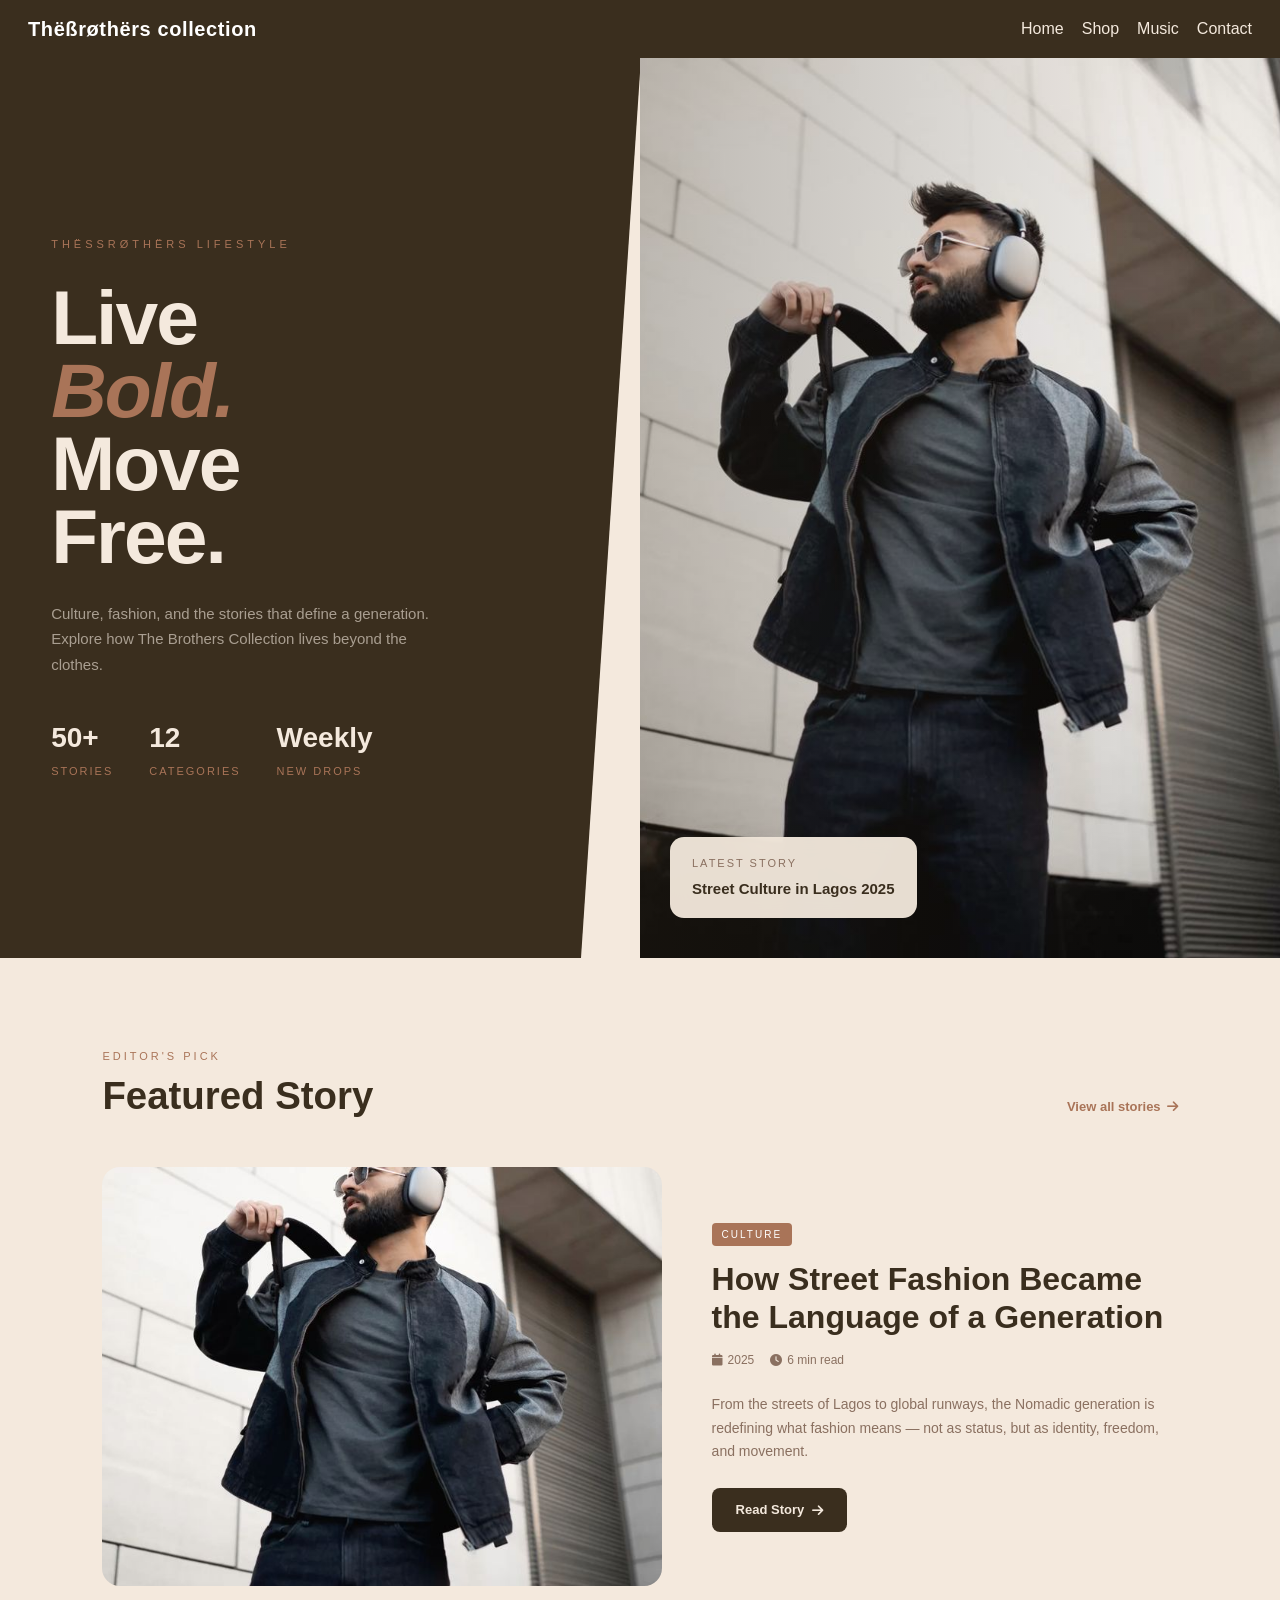
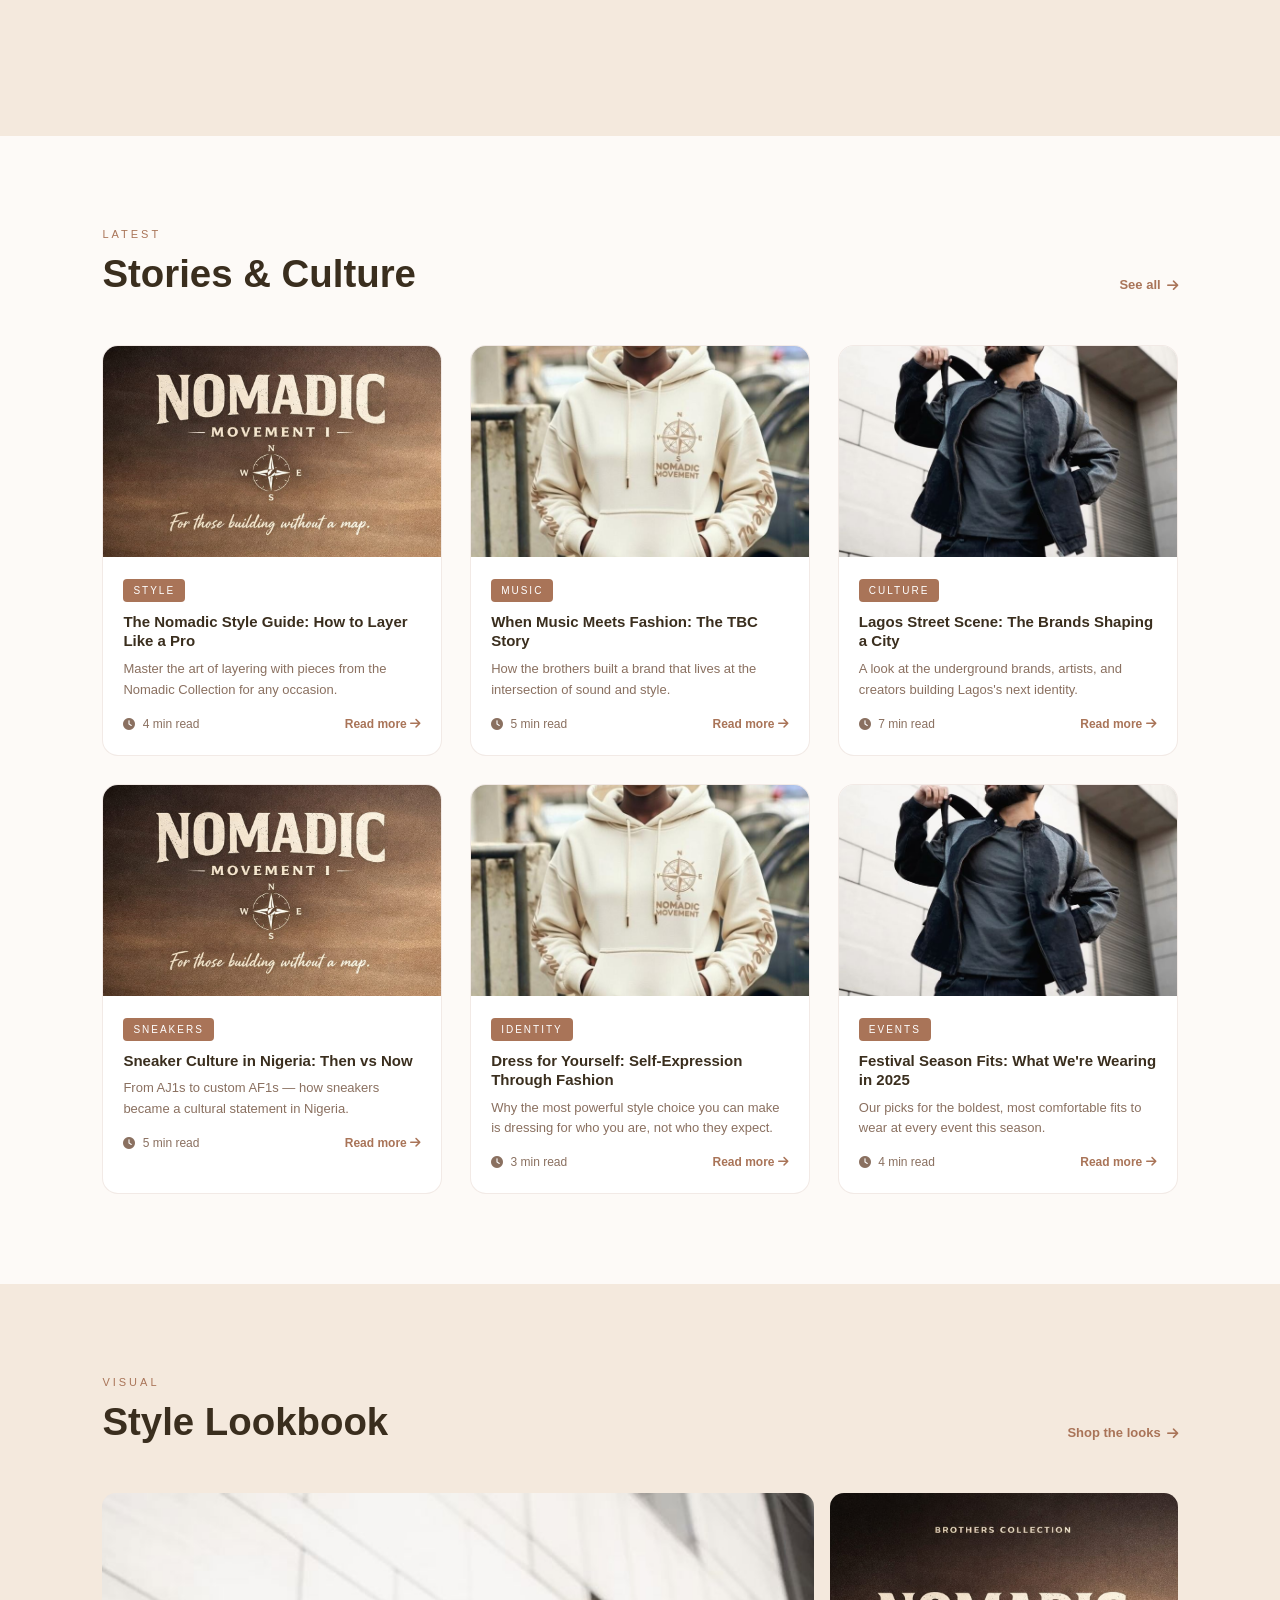
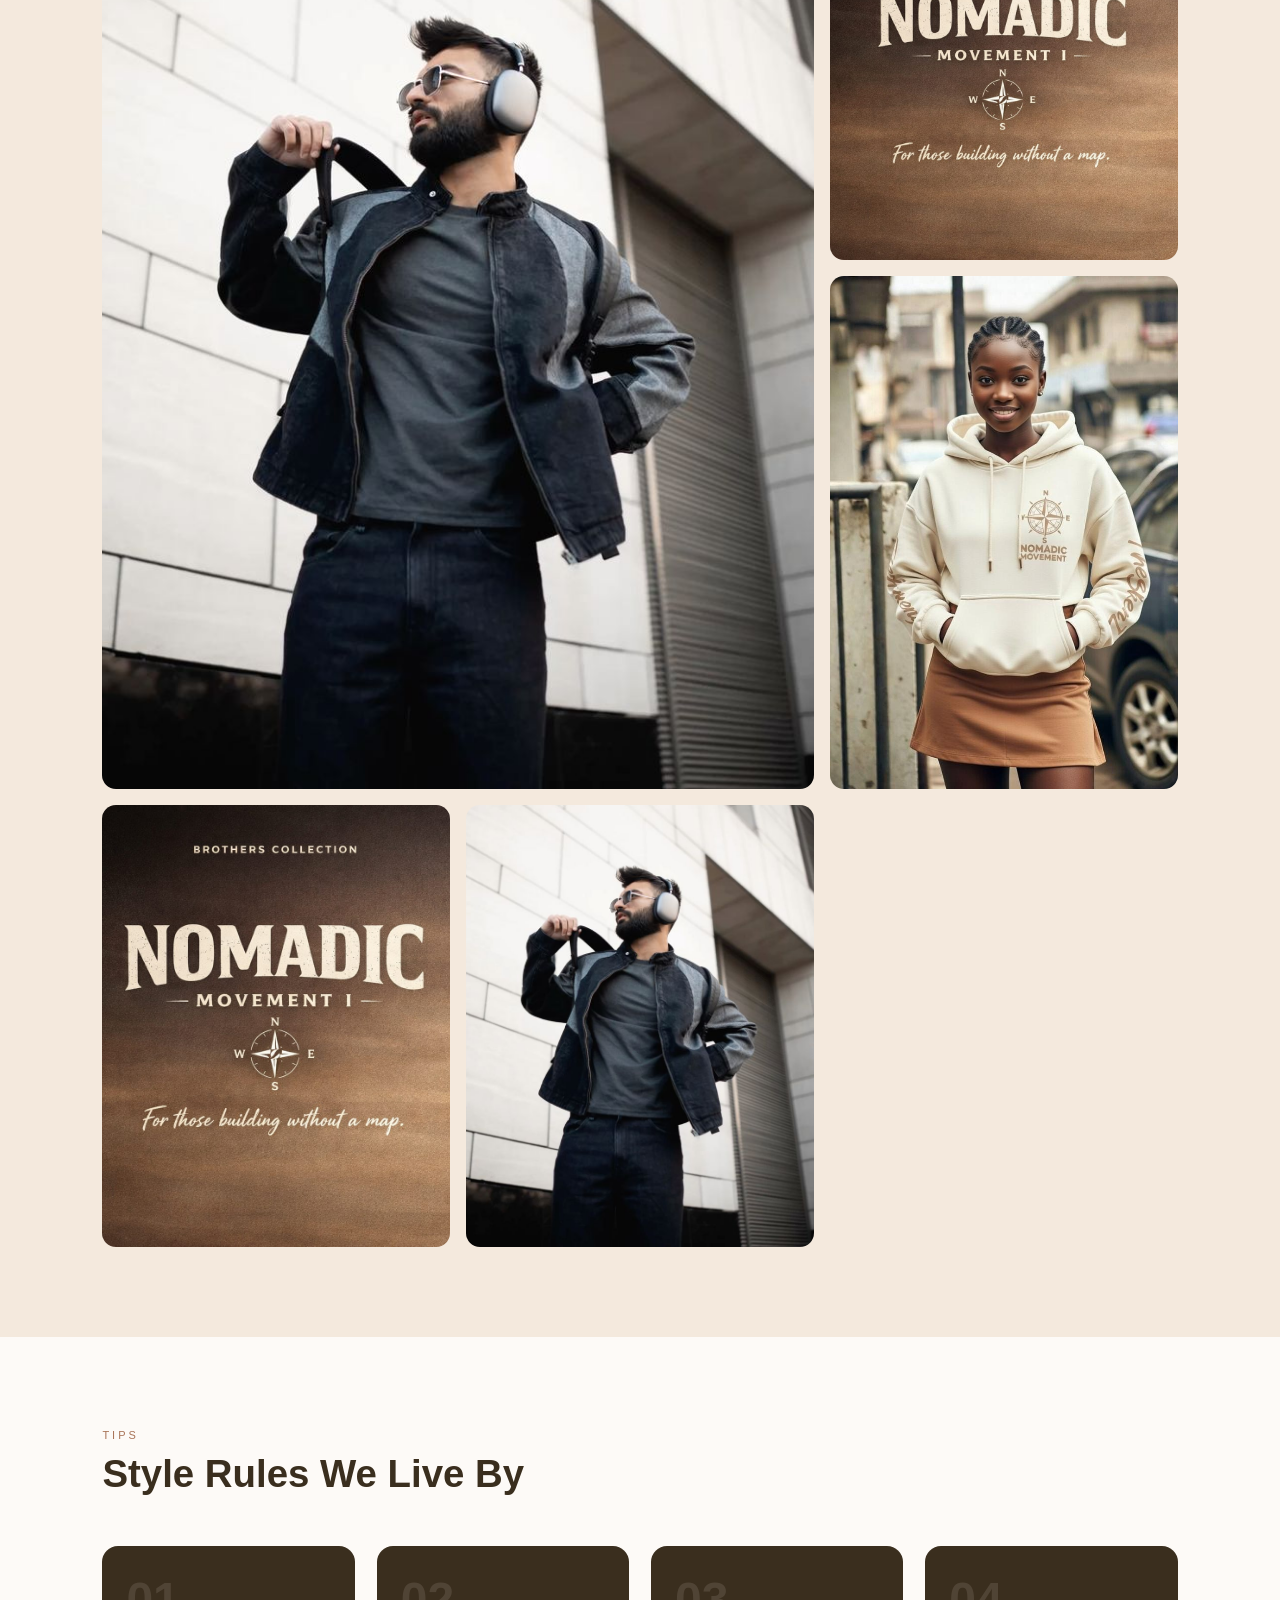
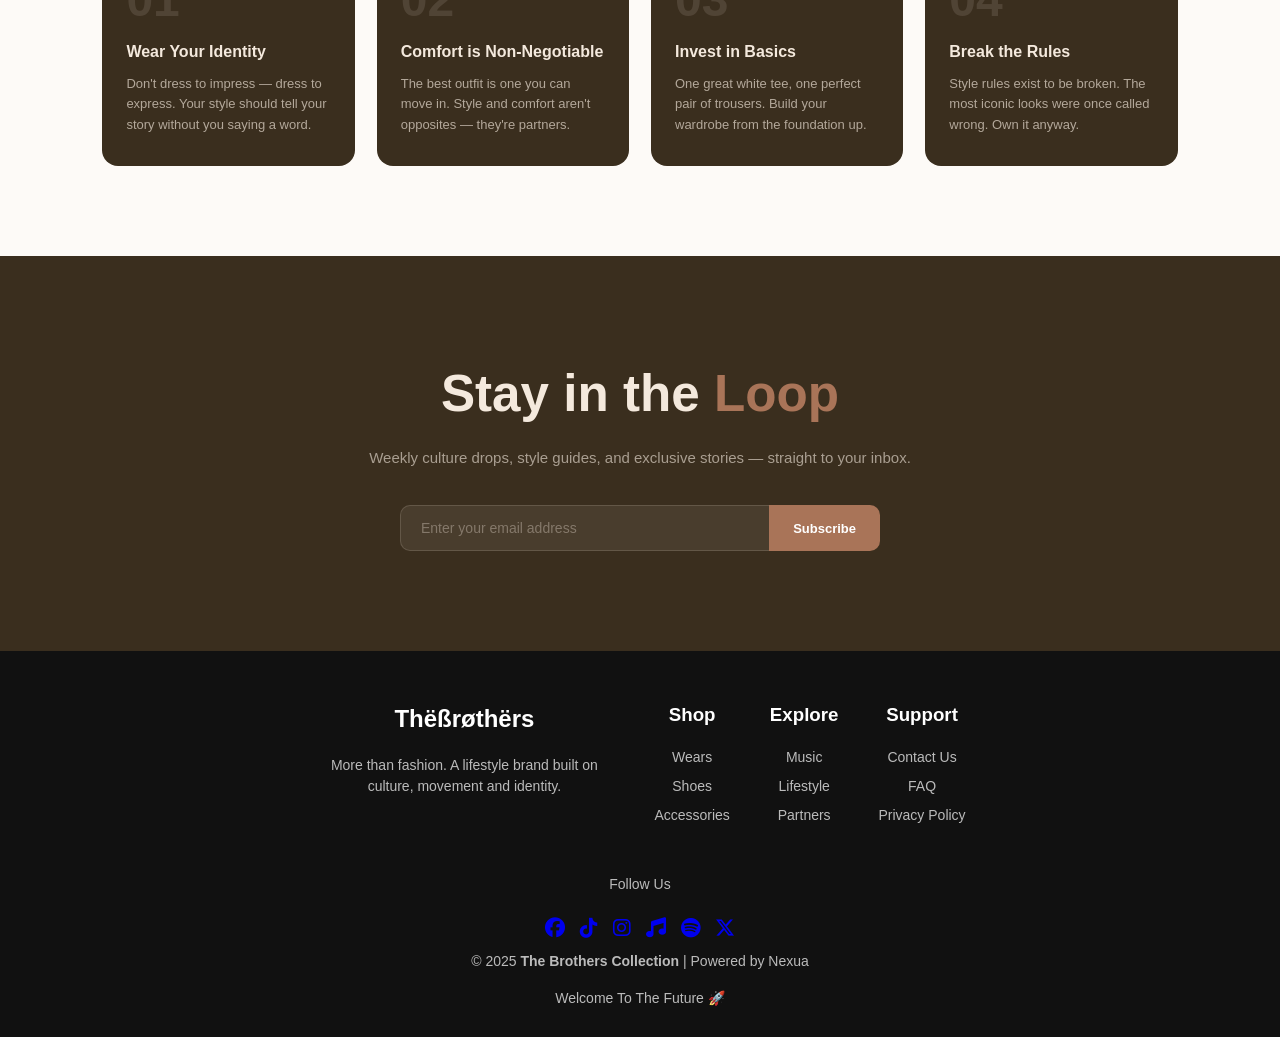
<file: lifestyle.html>
<!DOCTYPE html>
<html lang="en">
<head>
  <meta charset="UTF-8">
  <meta name="viewport" content="width=device-width, initial-scale=1.0">
  <title>Lifestyle | Thëßrøthërs Collection</title>
  <link rel="stylesheet" href="https://cdnjs.cloudflare.com/ajax/libs/font-awesome/6.5.1/css/all.min.css">
  <link rel="stylesheet" href="css/style.css">
  <style>
    :root {
      --ls-cream: #f4e9dd;
      --ls-brown: #a97458;
      --ls-dark: #3a2e1e;
      --ls-muted: #8a7060;
      --ls-light: #dbc1ac;
      --ls-white: #fdfaf7;
    }

    body { background: var(--ls-cream); color: var(--ls-dark); }

    /* ===== HERO ===== */
    .ls-hero {
      min-height: 100vh;
      display: grid;
      grid-template-columns: 1fr 1fr;
      overflow: hidden;
    }

    .ls-hero-left {
      background: var(--ls-dark);
      display: flex;
      flex-direction: column;
      justify-content: center;
      padding: 80px 8%;
      position: relative;
    }

    .ls-hero-left::after {
      content: '';
      position: absolute;
      right: -1px;
      top: 0;
      width: 60px;
      height: 100%;
      background: var(--ls-cream);
      clip-path: polygon(100% 0, 100% 100%, 0 100%);
    }

    .ls-hero-tag {
      display: inline-block;
      font-size: 11px;
      letter-spacing: 4px;
      text-transform: uppercase;
      color: var(--ls-brown);
      margin-bottom: 28px;
    }

    .ls-hero h1 {
      font-size: clamp(3rem, 6vw, 6rem);
      font-weight: 800;
      color: var(--ls-cream);
      line-height: 0.95;
      letter-spacing: -2px;
      margin-bottom: 28px;
    }

    .ls-hero h1 em {
      font-style: italic;
      color: var(--ls-brown);
    }

    .ls-hero-left p {
      color: rgba(244,233,221,0.6);
      font-size: 15px;
      line-height: 1.7;
      max-width: 380px;
      margin-bottom: 40px;
    }

    .ls-hero-stats {
      display: flex;
      gap: 36px;
    }

    .ls-stat {
      display: flex;
      flex-direction: column;
      gap: 4px;
    }

    .ls-stat span:first-child {
      font-size: 28px;
      font-weight: 800;
      color: var(--ls-cream);
    }

    .ls-stat span:last-child {
      font-size: 11px;
      letter-spacing: 2px;
      text-transform: uppercase;
      color: var(--ls-brown);
    }

    .ls-hero-right {
      position: relative;
      overflow: hidden;
    }

    .ls-hero-right img {
      width: 100%;
      height: 100%;
      object-fit: cover;
    }

    .ls-hero-right::before {
      content: '';
      position: absolute;
      inset: 0;
      background: linear-gradient(to right, rgba(58,46,30,0.3), transparent);
      z-index: 1;
    }

    .hero-float-card {
      position: absolute;
      bottom: 40px;
      left: 30px;
      background: rgba(244,233,221,0.95);
      backdrop-filter: blur(10px);
      border-radius: 14px;
      padding: 18px 22px;
      z-index: 2;
      min-width: 200px;
    }

    .hero-float-card p {
      font-size: 11px;
      letter-spacing: 2px;
      text-transform: uppercase;
      color: var(--ls-muted);
      margin-bottom: 6px;
    }

    .hero-float-card h4 {
      font-size: 15px;
      font-weight: 700;
      color: var(--ls-dark);
    }

    /* ===== SECTION STRUCTURE ===== */
    .ls-section {
      padding: 90px 8%;
    }

    .ls-section.alt {
      background: var(--ls-white);
    }

    .ls-section-header {
      display: flex;
      align-items: flex-end;
      justify-content: space-between;
      margin-bottom: 50px;
      flex-wrap: wrap;
      gap: 16px;
    }

    .ls-section-header h2 {
      font-size: clamp(1.8rem, 3vw, 2.8rem);
      font-weight: 800;
      line-height: 1.1;
    }

    .ls-tag-line {
      font-size: 11px;
      letter-spacing: 3px;
      text-transform: uppercase;
      color: var(--ls-brown);
      margin-bottom: 10px;
    }

    /* ===== NEWS LOADING ===== */
.news-loading {
  grid-column: 1 / -1;
  text-align: center;
  padding: 60px 20px;
  color: var(--ls-muted);
  display: flex;
  flex-direction: column;
  align-items: center;
  gap: 14px;
}

.news-spinner {
  width: 36px;
  height: 36px;
  border: 3px solid rgba(169,116,88,0.2);
  border-top-color: var(--ls-brown);
  border-radius: 50%;
  animation: spin 0.8s linear infinite;
}

@keyframes spin { to { transform: rotate(360deg); } }

.news-error {
  grid-column: 1 / -1;
  text-align: center;
  padding: 40px;
  color: var(--ls-muted);
  font-size: 14px;
}

    .see-all {
      font-size: 13px;
      font-weight: 600;
      color: var(--ls-brown);
      text-decoration: none;
      display: flex;
      align-items: center;
      gap: 6px;
      white-space: nowrap;
    }

    .see-all:hover { text-decoration: underline; }

    /* ===== FEATURED ARTICLE ===== */
    .featured-article {
      display: grid;
      grid-template-columns: 1.2fr 1fr;
      gap: 50px;
      align-items: center;
      margin-bottom: 60px;
    }

    .featured-article-img {
      border-radius: 18px;
      overflow: hidden;
      aspect-ratio: 4/3;
    }

    .featured-article-img img {
      width: 100%;
      height: 100%;
      object-fit: cover;
      transition: 0.4s;
    }

    .featured-article-img:hover img { transform: scale(1.04); }

    .article-cat {
      display: inline-block;
      font-size: 10px;
      letter-spacing: 2px;
      text-transform: uppercase;
      background: var(--ls-brown);
      color: #fff;
      border-radius: 4px;
      padding: 4px 10px;
      margin-bottom: 14px;
    }

    .featured-article-text h2 {
      font-size: clamp(1.4rem, 2.5vw, 2rem);
      font-weight: 800;
      line-height: 1.2;
      margin-bottom: 14px;
    }

    .featured-article-text p {
      font-size: 14px;
      color: var(--ls-muted);
      line-height: 1.7;
      margin-bottom: 24px;
    }

    .article-meta {
      display: flex;
      align-items: center;
      gap: 16px;
      font-size: 12px;
      color: var(--ls-muted);
      margin-bottom: 24px;
    }

    .article-meta span { display: flex; align-items: center; gap: 5px; }

    .read-btn {
      display: inline-flex;
      align-items: center;
      gap: 8px;
      padding: 12px 24px;
      background: var(--ls-dark);
      color: var(--ls-cream);
      border-radius: 8px;
      text-decoration: none;
      font-size: 13px;
      font-weight: 600;
      transition: 0.2s;
    }

    .read-btn:hover {
      background: var(--ls-brown);
      transform: translateY(-2px);
    }

    /* ===== ARTICLES GRID ===== */
    .articles-grid {
      display: grid;
      grid-template-columns: repeat(auto-fill, minmax(280px, 1fr));
      gap: 28px;
    }

    .article-card {
      background: #fff;
      border-radius: 16px;
      overflow: hidden;
      border: 1px solid rgba(169,116,88,0.15);
      transition: 0.25s;
      cursor: pointer;
    }

    .article-card:hover {
      transform: translateY(-6px);
      box-shadow: 0 16px 40px rgba(58,46,30,0.1);
      border-color: var(--ls-brown);
    }

    .article-card-img {
      aspect-ratio: 16/10;
      overflow: hidden;
    }

    .article-card-img img {
      width: 100%;
      height: 100%;
      object-fit: cover;
      transition: 0.35s;
    }

    .article-card:hover .article-card-img img { transform: scale(1.06); }

    .article-card-body {
      padding: 20px 20px 22px;
    }

    .article-card-body .article-cat {
      margin-bottom: 10px;
    }

    .article-card-body h3 {
      font-size: 15px;
      font-weight: 700;
      line-height: 1.3;
      margin-bottom: 8px;
      color: var(--ls-dark);
    }

    .article-card-body p {
      font-size: 13px;
      color: var(--ls-muted);
      line-height: 1.6;
      margin-bottom: 14px;
    }

    .article-card-footer {
      display: flex;
      justify-content: space-between;
      align-items: center;
      font-size: 12px;
      color: var(--ls-muted);
    }

    .article-card-footer a {
      color: var(--ls-brown);
      font-weight: 600;
      text-decoration: none;
      font-size: 12px;
    }

    .article-card-footer a:hover { text-decoration: underline; }

    /* ===== STYLE LOOKBOOK ===== */
    .lookbook-grid {
      display: grid;
      grid-template-columns: repeat(3, 1fr);
      grid-template-rows: auto;
      gap: 16px;
    }

    .look-item {
      border-radius: 14px;
      overflow: hidden;
      position: relative;
      cursor: pointer;
    }

    .look-item:first-child {
      grid-column: span 2;
      grid-row: span 2;
    }

    .look-item img {
      width: 100%;
      height: 100%;
      object-fit: cover;
      min-height: 200px;
      transition: 0.35s;
    }

    .look-item:hover img { transform: scale(1.05); }

    .look-overlay {
      position: absolute;
      inset: 0;
      background: linear-gradient(to top, rgba(58,46,30,0.8) 0%, transparent 50%);
      opacity: 0;
      transition: 0.3s;
      display: flex;
      align-items: flex-end;
      padding: 20px;
    }

    .look-item:hover .look-overlay { opacity: 1; }

    .look-overlay span {
      color: #fff;
      font-size: 13px;
      font-weight: 600;
      display: flex;
      align-items: center;
      gap: 6px;
    }

    /* ===== TIPS SECTION ===== */
    .tips-grid {
      display: grid;
      grid-template-columns: repeat(auto-fill, minmax(240px, 1fr));
      gap: 22px;
    }

    .tip-card {
      background: var(--ls-dark);
      color: var(--ls-cream);
      border-radius: 16px;
      padding: 30px 24px;
      transition: 0.25s;
    }

    .tip-card:hover {
      transform: translateY(-5px);
      background: var(--ls-brown);
    }

    .tip-number {
      font-size: 48px;
      font-weight: 800;
      color: rgba(244,233,221,0.12);
      line-height: 1;
      margin-bottom: 16px;
    }

    .tip-card h3 {
      font-size: 16px;
      font-weight: 700;
      margin-bottom: 10px;
      color: var(--ls-cream);
    }

    .tip-card p {
      font-size: 13px;
      color: rgba(244,233,221,0.65);
      line-height: 1.6;
    }

    /* ===== NEWSLETTER ===== */
    .newsletter-section {
      padding: 100px 8%;
      background: var(--ls-dark);
      text-align: center;
    }

    .newsletter-section h2 {
      font-size: clamp(2rem, 4vw, 3.5rem);
      font-weight: 800;
      color: var(--ls-cream);
      margin-bottom: 14px;
    }

    .newsletter-section h2 span { color: var(--ls-brown); }

    .newsletter-section p {
      color: rgba(244,233,221,0.6);
      font-size: 15px;
      margin-bottom: 36px;
    }

    .newsletter-form {
      display: flex;
      max-width: 480px;
      margin: 0 auto;
      gap: 0;
    }

    .newsletter-form input {
      flex: 1;
      padding: 14px 20px;
      background: rgba(244,233,221,0.08);
      border: 1.5px solid rgba(244,233,221,0.15);
      border-right: none;
      border-radius: 10px 0 0 10px;
      color: var(--ls-cream);
      font-size: 14px;
      font-family: 'Poppins', sans-serif;
      outline: none;
      transition: 0.2s;
    }

    .newsletter-form input::placeholder { color: rgba(244,233,221,0.35); }
    .newsletter-form input:focus { border-color: var(--ls-brown); }

    .newsletter-form button {
      padding: 14px 24px;
      background: var(--ls-brown);
      color: #fff;
      border: none;
      border-radius: 0 10px 10px 0;
      font-size: 13px;
      font-weight: 700;
      cursor: pointer;
      font-family: 'Poppins', sans-serif;
      transition: 0.2s;
      white-space: nowrap;
    }

    .newsletter-form button:hover { background: #c4895f; }

    /* Center footer */
.footer .footer-container {
  justify-content: center;
  text-align: center;
}

.footer .footer-brand {
  text-align: center;
}

.footer .footer-links {
  justify-content: center;
}

.footer .footer-col {
  align-items: center;
  text-align: center;
}

    /* ===== RESPONSIVE ===== */
    @media (max-width: 900px) {
      .ls-hero { grid-template-columns: 1fr; min-height: auto; }
      .ls-hero-left::after { display: none; }
      .ls-hero-right { height: 50vh; }
      .featured-article { grid-template-columns: 1fr; }
      .lookbook-grid { grid-template-columns: 1fr 1fr; }
      .look-item:first-child { grid-column: span 2; grid-row: span 1; }
    }

    @media (max-width: 600px) {
      .lookbook-grid { grid-template-columns: 1fr; }
      .look-item:first-child { grid-column: span 1; }
      .newsletter-form { flex-direction: column; }
      .newsletter-form input { border-right: 1.5px solid rgba(244,233,221,0.15); border-bottom: none; border-radius: 10px 10px 0 0; }
      .newsletter-form button { border-radius: 0 0 10px 10px; }
    }
  </style>
</head>
<body>

  <header>
    <h2>Thëßrøthërs collection</h2>
    <nav>
      <ul class="nav-links">
        <li><a href="index.html">Home</a></li>
        <li><a href="shop.html">Shop</a></li>
        <li><a href="music.html">Music</a></li>
        <li><a href="index.html#contact">Contact</a></li>
      </ul>
      <div class="hamburger">
        <span></span>
        <span></span>
        <span></span>
    </div>
    </nav>
  </header>

  <main>

    <!-- HERO -->
    <section class="ls-hero">
      <div class="ls-hero-left">
        <span class="ls-hero-tag">Thëßrøthërs Lifestyle</span>
        <h1>Live<br><em>Bold.</em><br>Move<br>Free.</h1>
        <p>Culture, fashion, and the stories that define a generation. Explore how The Brothers Collection lives beyond the clothes.</p>
        <div class="ls-hero-stats">
          <div class="ls-stat">
            <span>50+</span>
            <span>Stories</span>
          </div>
          <div class="ls-stat">
            <span>12</span>
            <span>Categories</span>
          </div>
          <div class="ls-stat">
            <span>Weekly</span>
            <span>New Drops</span>
          </div>
        </div>
      </div>
      <div class="ls-hero-right">
        <img src="img/tbc.jpg" alt="Lifestyle Hero">
        <div class="hero-float-card">
          <p>Latest Story</p>
          <h4>Street Culture in Lagos 2025</h4>
        </div>
      </div>
    </section>

    <!-- FEATURED ARTICLE -->
    <section class="ls-section">
      <div class="ls-section-header">
        <div>
          <p class="ls-tag-line">Editor's Pick</p>
          <h2>Featured Story</h2>
        </div>
        <a href="#" class="see-all" id="see-all-link">View all stories <i class="fas fa-arrow-right"></i></a>
      </div>

      <div id="featured-article-content">
        <div class="news-loading">
          <div class="news-spinner"></div>
          <p>Loading latest stories...</p>
        </div>
      </div>
    </section>

    <!-- ARTICLES GRID -->
    <section class="ls-section alt">
      <div class="ls-section-header">
        <div>
          <p class="ls-tag-line">Latest</p>
          <h2>Stories & Culture</h2>
        </div>
        <a href="#" class="see-all">See all <i class="fas fa-arrow-right"></i></a>
      </div>

      <div class="articles-grid">

        <div class="article-card">
          <div class="article-card-img">
            <img src="img/Nomadic.jpg" alt="Style Guide">
          </div>
          <div class="article-card-body">
            <span class="article-cat">Style</span>
            <h3>The Nomadic Style Guide: How to Layer Like a Pro</h3>
            <p>Master the art of layering with pieces from the Nomadic Collection for any occasion.</p>
            <div class="article-card-footer">
              <span><i class="fas fa-clock" style="margin-right:4px"></i> 4 min read</span>
              <a href="article1.html" target="_blank">Read more <i class="fas fa-arrow-right"></i></a>
            </div>
          </div>
        </div>

        <div class="article-card">
          <div class="article-card-img">
            <img src="img/Nomadic1.jpg" alt="Music & Fashion">
          </div>
          <div class="article-card-body">
            <span class="article-cat">Music</span>
            <h3>When Music Meets Fashion: The TBC Story</h3>
            <p>How the brothers built a brand that lives at the intersection of sound and style.</p>
            <div class="article-card-footer">
              <span><i class="fas fa-clock" style="margin-right:4px"></i> 5 min read</span>
              <a href="article2.html" target="_blank">Read more <i class="fas fa-arrow-right"></i></a>
            </div>
          </div>
        </div>

        <div class="article-card">
          <div class="article-card-img">
            <img src="img/tbc.jpg" alt="Lagos Scene">
          </div>
          <div class="article-card-body">
            <span class="article-cat">Culture</span>
            <h3>Lagos Street Scene: The Brands Shaping a City</h3>
            <p>A look at the underground brands, artists, and creators building Lagos's next identity.</p>
            <div class="article-card-footer">
              <span><i class="fas fa-clock" style="margin-right:4px"></i> 7 min read</span>
              <a href="article3.html" target="_blank">Read more <i class="fas fa-arrow-right"></i></a>
            </div>
          </div>
        </div>

        <div class="article-card">
          <div class="article-card-img">
            <img src="img/Nomadic.jpg" alt="Sneaker Culture">
          </div>
          <div class="article-card-body">
            <span class="article-cat">Sneakers</span>
            <h3>Sneaker Culture in Nigeria: Then vs Now</h3>
            <p>From AJ1s to custom AF1s — how sneakers became a cultural statement in Nigeria.</p>
            <div class="article-card-footer">
              <span><i class="fas fa-clock" style="margin-right:4px"></i> 5 min read</span>
              <a href="article4.html" target="_blank">Read more <i class="fas fa-arrow-right"></i></a>
            </div>
          </div>
        </div>

        <div class="article-card">
          <div class="article-card-img">
            <img src="img/Nomadic1.jpg" alt="Self Expression">
          </div>
          <div class="article-card-body">
            <span class="article-cat">Identity</span>
            <h3>Dress for Yourself: Self-Expression Through Fashion</h3>
            <p>Why the most powerful style choice you can make is dressing for who you are, not who they expect.</p>
            <div class="article-card-footer">
              <span><i class="fas fa-clock" style="margin-right:4px"></i> 3 min read</span>
              <a href="article5.html" target="_blank">Read more <i class="fas fa-arrow-right"></i></a>
            </div>
          </div>
        </div>

        <div class="article-card">
          <div class="article-card-img">
            <img src="img/tbc.jpg" alt="Festival Style">
          </div>
          <div class="article-card-body">
            <span class="article-cat">Events</span>
            <h3>Festival Season Fits: What We're Wearing in 2025</h3>
            <p>Our picks for the boldest, most comfortable fits to wear at every event this season.</p>
            <div class="article-card-footer">
              <span><i class="fas fa-clock" style="margin-right:4px"></i> 4 min read</span>
              <a href="article6.html" target="_blank">Read more <i class="fas fa-arrow-right"></i></a>
            </div>
          </div>
        </div>

      </div>
    </section>

    <!-- LOOKBOOK -->
    <section class="ls-section">
      <div class="ls-section-header">
        <div>
          <p class="ls-tag-line">Visual</p>
          <h2>Style Lookbook</h2>
        </div>
        <a href="shop.html" class="see-all">Shop the looks <i class="fas fa-arrow-right"></i></a>
      </div>

      <div class="lookbook-grid">
        <div class="look-item">
          <img src="img/tbc.jpg" alt="Look 1">
          <div class="look-overlay">
            <span><i class="fas fa-bag-shopping"></i> Shop This Look</span>
          </div>
        </div>
        <div class="look-item">
          <img src="img/Nomadic.jpg" alt="Look 2">
          <div class="look-overlay">
            <span><i class="fas fa-bag-shopping"></i> Shop This Look</span>
          </div>
        </div>
        <div class="look-item">
          <img src="img/Nomadic1.jpg" alt="Look 3">
          <div class="look-overlay">
            <span><i class="fas fa-bag-shopping"></i> Shop This Look</span>
          </div>
        </div>
        <div class="look-item">
          <img src="img/Nomadic.jpg" alt="Look 4">
          <div class="look-overlay">
            <span><i class="fas fa-bag-shopping"></i> Shop This Look</span>
          </div>
        </div>
        <div class="look-item">
          <img src="img/tbc.jpg" alt="Look 5">
          <div class="look-overlay">
            <span><i class="fas fa-bag-shopping"></i> Shop This Look</span>
          </div>
        </div>
      </div>
    </section>

    <!-- STYLE TIPS -->
    <section class="ls-section alt">
      <div class="ls-section-header">
        <div>
          <p class="ls-tag-line">Tips</p>
          <h2>Style Rules We Live By</h2>
        </div>
      </div>

      <div class="tips-grid">
        <div class="tip-card">
          <div class="tip-number">01</div>
          <h3>Wear Your Identity</h3>
          <p>Don't dress to impress — dress to express. Your style should tell your story without you saying a word.</p>
        </div>
        <div class="tip-card">
          <div class="tip-number">02</div>
          <h3>Comfort is Non-Negotiable</h3>
          <p>The best outfit is one you can move in. Style and comfort aren't opposites — they're partners.</p>
        </div>
        <div class="tip-card">
          <div class="tip-number">03</div>
          <h3>Invest in Basics</h3>
          <p>One great white tee, one perfect pair of trousers. Build your wardrobe from the foundation up.</p>
        </div>
        <div class="tip-card">
          <div class="tip-number">04</div>
          <h3>Break the Rules</h3>
          <p>Style rules exist to be broken. The most iconic looks were once called wrong. Own it anyway.</p>
        </div>
      </div>
    </section>

    <!-- NEWSLETTER -->
    <section class="newsletter-section">
      <h2>Stay in the <span>Loop</span></h2>
      <p>Weekly culture drops, style guides, and exclusive stories — straight to your inbox.</p>
      <div class="newsletter-form">
        <input type="email" placeholder="Enter your email address">
        <button type="submit">Subscribe</button>
      </div>
    </section>

  </main>

  <!-- FOOTER -->
  <footer id="contact" class="footer">
  <div class="footer-container">
    <div class="footer-brand">
      <h2>Thëßrøthërs</h2>
      <p>More than fashion. A lifestyle brand built on culture, movement and identity.</p>
    </div>
    <div class="footer-links">
      <div class="footer-col">
        <h3>Shop</h3>
        <a href="shop.html">Wears</a>
        <a href="shop.html">Shoes</a>
        <a href="shop.html">Accessories</a>
      </div>
      <div class="footer-col">
        <h3>Explore</h3>
        <a href="music.html">Music</a>
        <a href="lifestyle.html">Lifestyle</a>
        <a href="index.html#partners">Partners</a>
      </div>
      <div class="footer-col">
        <h3>Support</h3>
        <a href="contact.html">Contact Us</a>
        <a href="faq.html">FAQ</a>
        <a href="policy.html">Privacy Policy</a>
      </div>
    </div>
  </div>

  <div class="footer-social">
    <p>Follow Us</p>
    <div class="social-icons">
        <a href="https://www.facebook.com/profile.php?id=61589076495092&mibextid=ZbWKwL" target="_blank"><i class="fab fa-facebook"></i></a>
        <a href="https://www.tiktok.com/@thebrotherscollections?_r=1&_t=ZS-96AM1hBIxwQ" target="_blank"><i class="fab fa-tiktok"></i></a>
        <a href="https://www.instagram.com/thebrothercollection.co/" target="_blank"><i class="fab fa-instagram"></i></a>
        <a href="https://audiomack.com/double_cees" target="_blank" title="Audiomack"><i class="fas fa-music"></i></a>
        <a href="https://www.spotify.com" target="_blank" title="Spotify"><i class="fa-brands fa-spotify"></i></a>
        <a href="https://x.com/Captain_5050" target="_blank" title="X / Twitter"><i class="fa-brands fa-x-twitter"></i></a>
        </div>
    </div>
  </div>

  <p>© 2025 <strong>The Brothers Collection</strong> | Powered by <span class="brand">Nexua</span></p>
  <p class="footer-tagline">Welcome To The Future 🚀</p>
</footer>

</body>

<script>
// ===== REAL-TIME NEWS via RSS2JSON =====
// Uses free rss2json.com API to pull fashion/culture news

const RSS_FEEDS = [
  'https://www.vogue.com/feed/rss',
  'https://feeds.bbci.co.uk/news/entertainment_and_arts/rss.xml'
];

const API_BASE = 'https://api.rss2json.com/v1/api.json?rss_url=';

async function fetchNews() {
  try {
    // Try first feed, fallback to second
    let items = [];

    for (const feed of RSS_FEEDS) {
      try {
        const res = await fetch(`${API_BASE}${encodeURIComponent(feed)}&count=7`);
        const data = await res.json();
        if (data.status === 'ok' && data.items.length > 0) {
          items = data.items;
          break;
        }
      } catch (e) {
        continue;
      }
    }

    if (items.length === 0) throw new Error('No items');

    renderFeatured(items[0]);
    renderGrid(items.slice(1, 7));

  } catch (err) {
    document.getElementById('featured-article-content').innerHTML = getFallbackFeatured();
    document.getElementById('news-grid').innerHTML = getFallbackGrid();
  }
}

function cleanDescription(html) {
  const div = document.createElement('div');
  div.innerHTML = html;
  return div.textContent.substring(0, 160) + '...';
}

function formatDate(dateStr) {
  try {
    return new Date(dateStr).toLocaleDateString('en-NG', { day: 'numeric', month: 'short', year: 'numeric' });
  } catch { return ''; }
}

function getImage(item) {
  if (item.thumbnail && item.thumbnail.startsWith('http')) return item.thumbnail;
  if (item.enclosure && item.enclosure.link) return item.enclosure.link;
  // fallback to local images
  const fallbacks = ['img/tbc.jpg', 'img/Nomadic.jpg', 'img/Nomadic1.jpg'];
  return fallbacks[Math.floor(Math.random() * fallbacks.length)];
}

function getCat(item) {
  if (item.categories && item.categories.length > 0) return item.categories[0];
  return 'Culture';
}

function renderFeatured(item) {
  const el = document.getElementById('featured-article-content');
  el.innerHTML = `
    <div class="featured-article">
      <div class="featured-article-img">
        <img src="${getImage(item)}" alt="${item.title}" onerror="this.src='img/tbc.jpg'">
      </div>
      <div class="featured-article-text">
        <span class="article-cat">${getCat(item)}</span>
        <h2>${item.title}</h2>
        <div class="article-meta">
          <span><i class="fas fa-calendar"></i> ${formatDate(item.pubDate)}</span>
          <span><i class="fas fa-clock"></i> 5 min read</span>
        </div>
        <p>${cleanDescription(item.description)}</p>
        <a href="${item.link}" target="_blank" class="read-btn">
          Read Story <i class="fas fa-arrow-right"></i>
        </a>
      </div>
    </div>
  `;
}

function renderGrid(items) {
  const grid = document.getElementById('news-grid');
  const catColors = ['Style','Music','Culture','Sneakers','Identity','Events'];

  grid.innerHTML = items.map((item, i) => `
    <div class="article-card" onclick="window.open('${item.link}','_blank')">
      <div class="article-card-img">
        <img src="${getImage(item)}" alt="${item.title}" onerror="this.src='img/Nomadic.jpg'">
      </div>
      <div class="article-card-body">
        <span class="article-cat">${getCat(item) || catColors[i % catColors.length]}</span>
        <h3>${item.title}</h3>
        <p>${cleanDescription(item.description)}</p>
        <div class="article-card-footer">
          <span><i class="fas fa-clock" style="margin-right:4px"></i> ${formatDate(item.pubDate)}</span>
          <a href="${item.link}" target="_blank">Read more <i class="fas fa-arrow-right"></i></a>
        </div>
      </div>
    </div>
  `).join('');
}

// Fallbacks if API fails
function getFallbackFeatured() {
  return `
    <div class="featured-article">
      <div class="featured-article-img">
        <img src="img/tbc.jpg" alt="Featured">
      </div>
      <div class="featured-article-text">
        <span class="article-cat">Culture</span>
        <h2>How Street Fashion Became the Language of a Generation</h2>
        <div class="article-meta">
          <span><i class="fas fa-calendar"></i> 2025</span>
          <span><i class="fas fa-clock"></i> 6 min read</span>
        </div>
        <p>From the streets of Lagos to global runways, the Nomadic generation is redefining what fashion means — not as status, but as identity, freedom, and movement.</p>
        <a href="#" class="read-btn">Read Story <i class="fas fa-arrow-right"></i></a>
      </div>
    </div>`;
}

function getFallbackGrid() {
  const articles = [
    { img: 'img/Nomadic.jpg', cat: 'Style', title: 'The Nomadic Style Guide: How to Layer Like a Pro', desc: 'Master the art of layering with pieces from the Nomadic Collection for any occasion.' },
    { img: 'img/Nomadic1.jpg', cat: 'Music', title: 'When Music Meets Fashion: The TBC Story', desc: 'How the brothers built a brand at the intersection of sound and style.' },
    { img: 'img/tbc.jpg', cat: 'Culture', title: 'Lagos Street Scene: The Brands Shaping a City', desc: 'A look at the underground brands and artists building Lagos\'s next identity.' },
    { img: 'img/Nomadic.jpg', cat: 'Sneakers', title: 'Sneaker Culture in Nigeria: Then vs Now', desc: 'How sneakers became a cultural statement in Nigeria.' },
    { img: 'img/Nomadic1.jpg', cat: 'Identity', title: 'Dress for Yourself: Self-Expression Through Fashion', desc: 'The most powerful style choice is dressing for who you are.' },
    { img: 'img/tbc.jpg', cat: 'Events', title: 'Festival Season Fits: What We\'re Wearing in 2025', desc: 'Our picks for the boldest fits for every event this season.' },
  ];

  return articles.map(a => `
    <div class="article-card">
      <div class="article-card-img"><img src="${a.img}" alt="${a.title}"></div>
      <div class="article-card-body">
        <span class="article-cat">${a.cat}</span>
        <h3>${a.title}</h3>
        <p>${a.desc}</p>
        <div class="article-card-footer">
          <span><i class="fas fa-clock" style="margin-right:4px"></i> 2025</span>
          <a href="#">Read more <i class="fas fa-arrow-right"></i></a>
        </div>
      </div>
    </div>`).join('');
}

// Init
fetchNews();
</script>
<script src="main.js"></script>
</html>
</file>
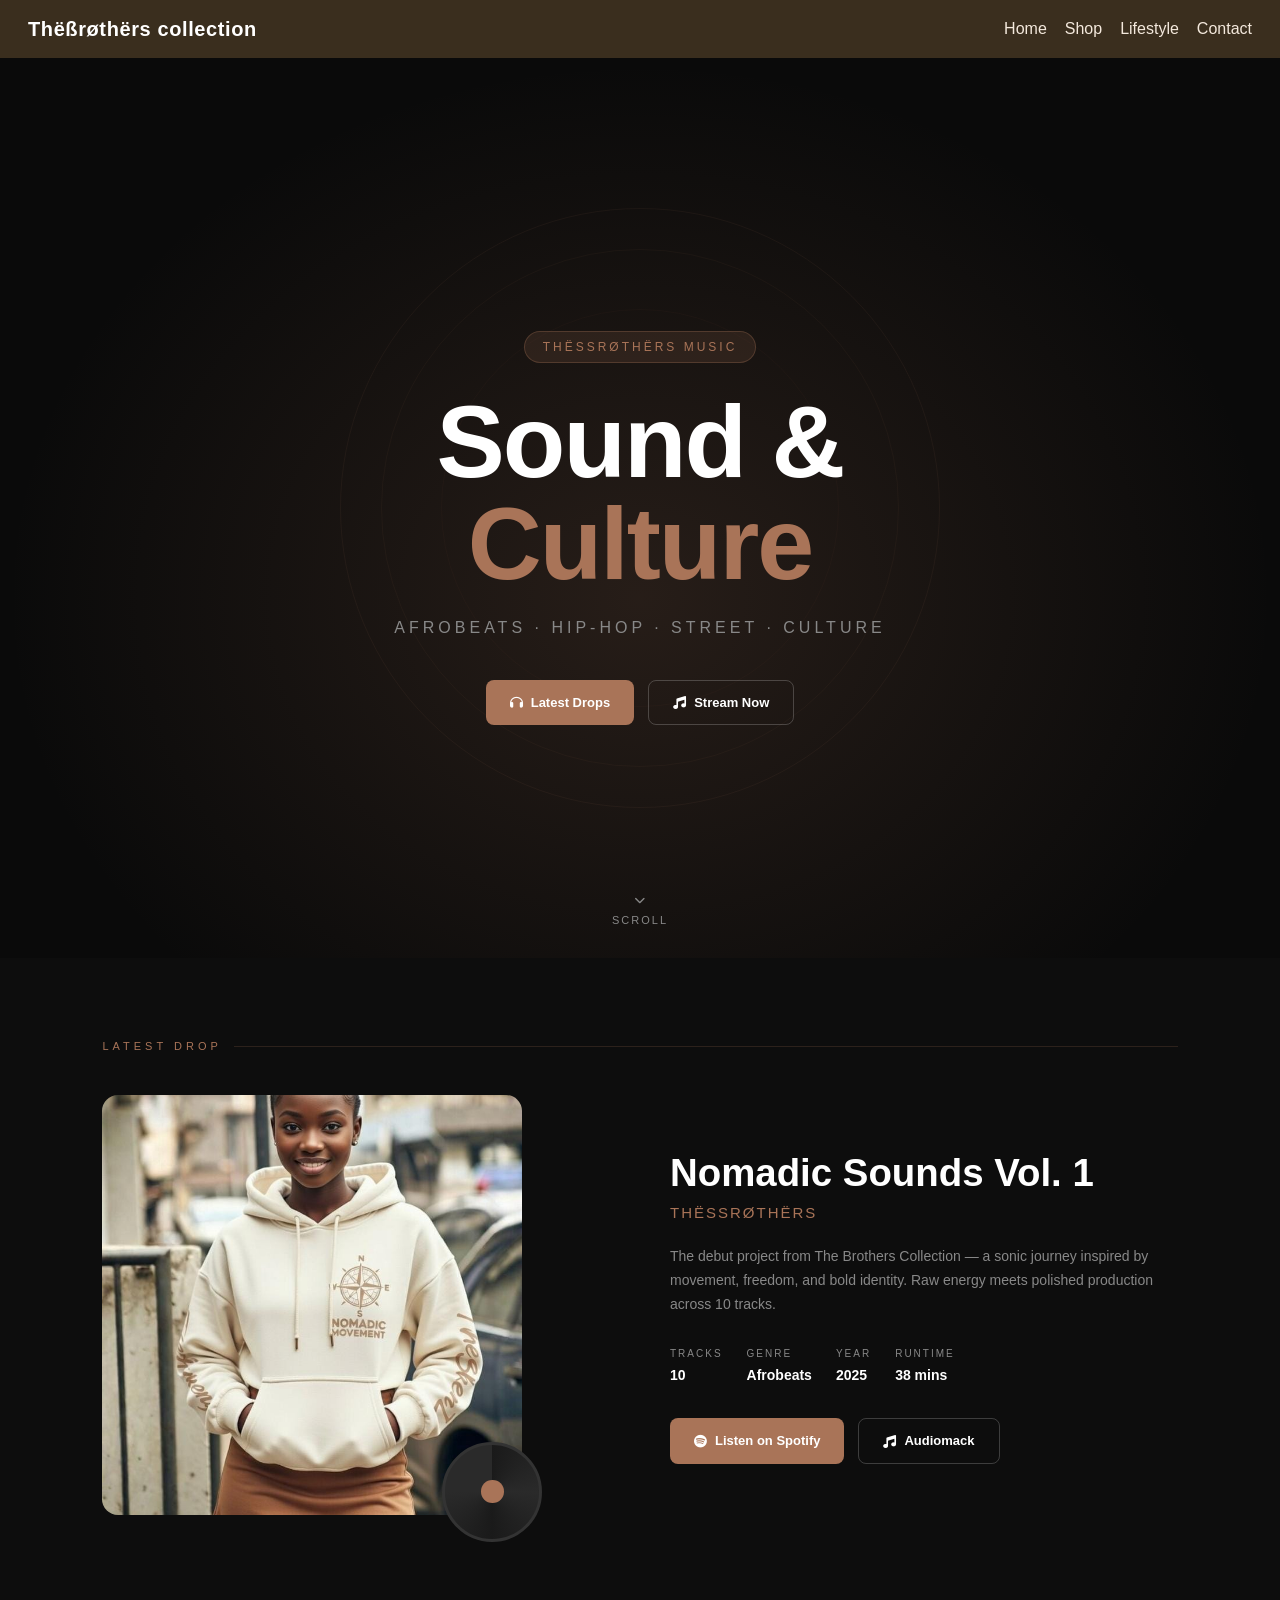
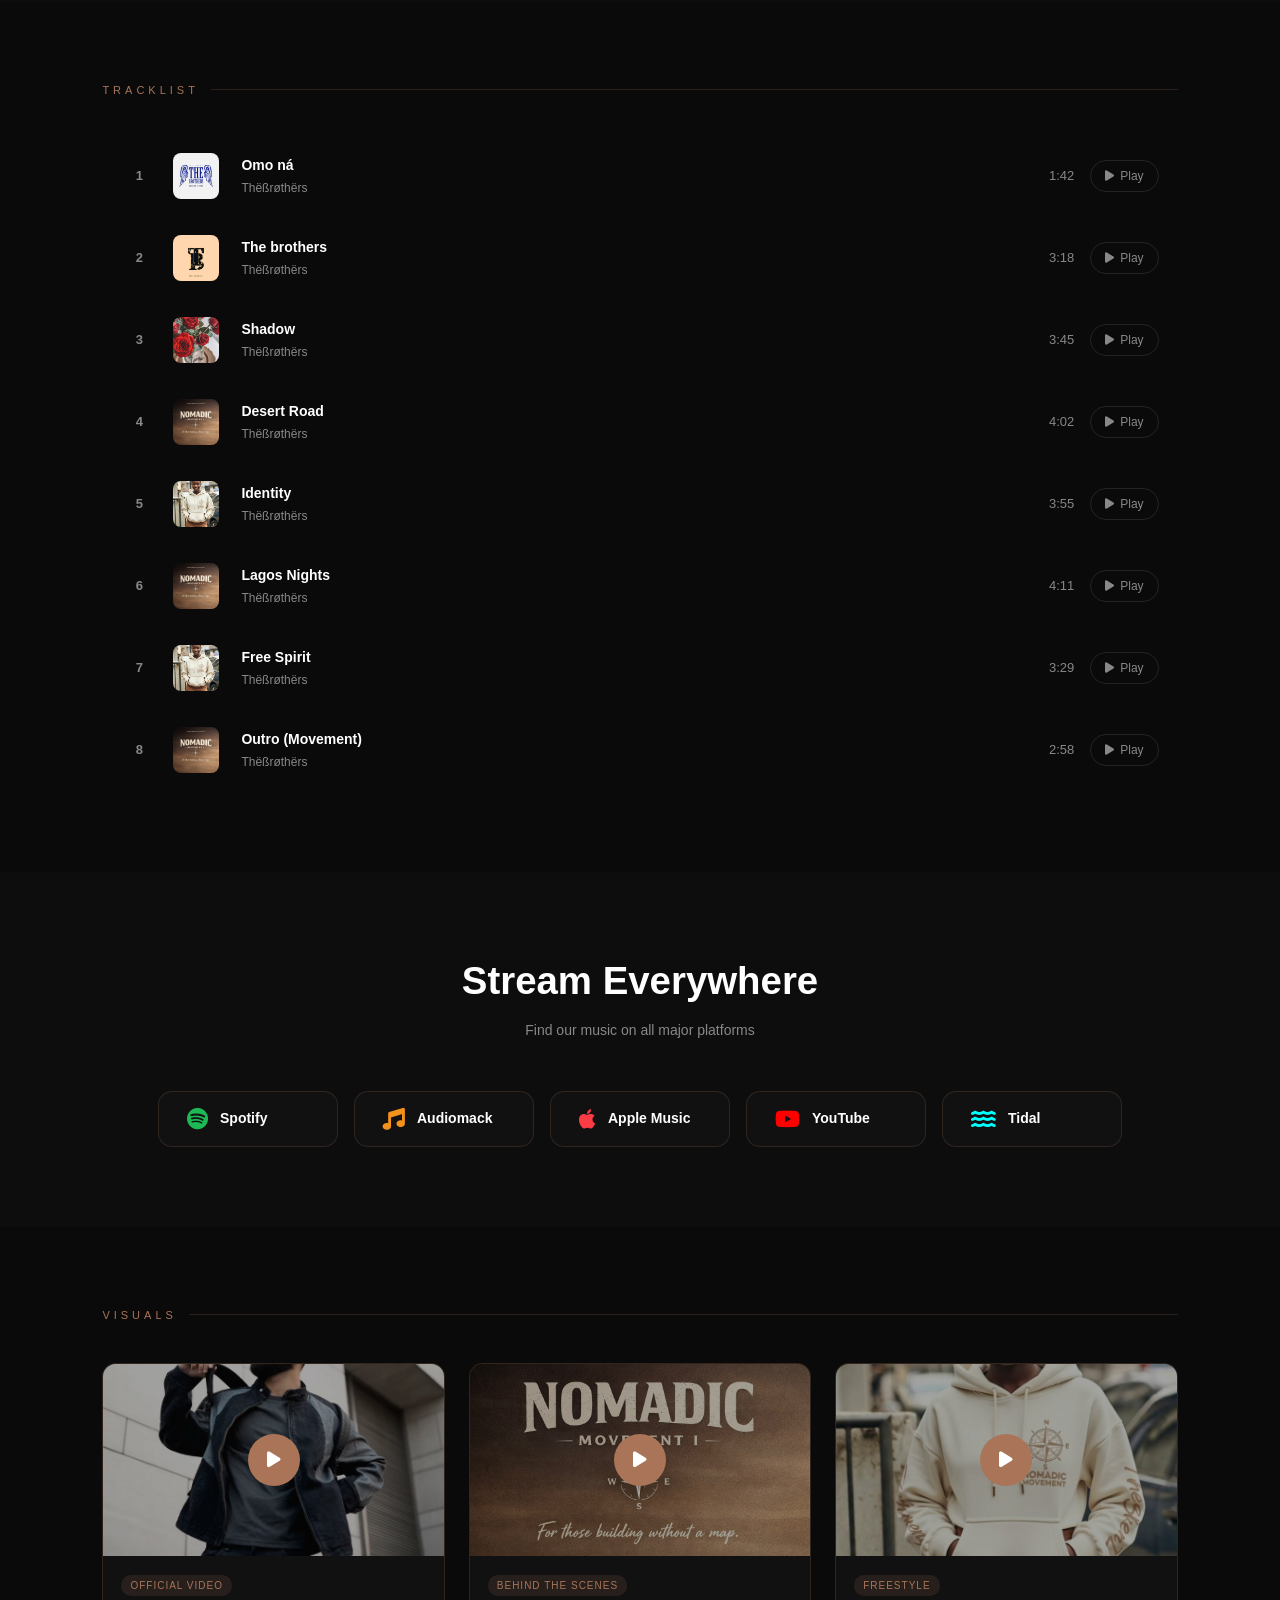
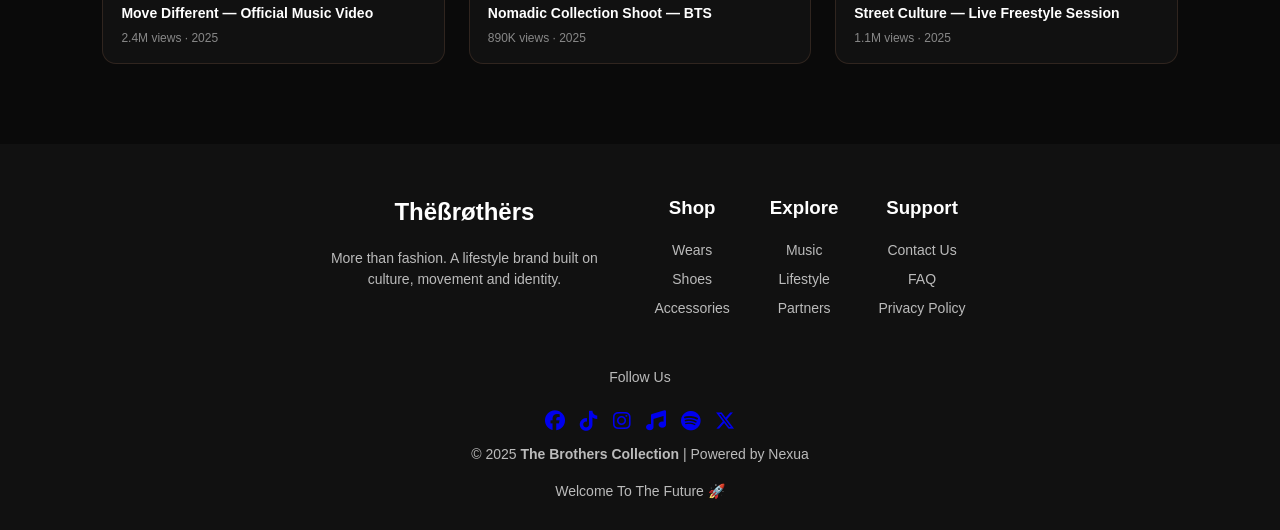
<file: music.html>
<!DOCTYPE html>
<html lang="en">
<head>
  <meta charset="UTF-8">
  <meta name="viewport" content="width=device-width, initial-scale=1.0">
  <title>Music | Thëßrøthërs Collection</title>
  <link rel="stylesheet" href="https://cdnjs.cloudflare.com/ajax/libs/font-awesome/6.5.1/css/all.min.css">
  <link rel="stylesheet" href="css/style.css">
  <style>
    :root {
      --music-accent: #a97458;
      --music-dark: #0a0a0a;
      --music-card: #111111;
      --music-border: rgba(169,116,88,0.2);
      --music-muted: #888;
    }

    body { background: var(--music-dark); color: #fff; }

    /* ===== HERO ===== */
    .music-hero {
      min-height: 100vh;
      display: flex;
      align-items: center;
      justify-content: center;
      text-align: center;
      padding: 100px 10% 60px;
      position: relative;
      overflow: hidden;
    }

    .music-hero::before {
      content: '';
      position: absolute;
      inset: 0;
      background: radial-gradient(ellipse at 50% 60%, rgba(169,116,88,0.18) 0%, transparent 70%);
      pointer-events: none;
    }

    .vinyl-bg {
      position: absolute;
      width: 600px;
      height: 600px;
      border-radius: 50%;
      border: 1px solid rgba(169,116,88,0.08);
      top: 50%;
      left: 50%;
      transform: translate(-50%, -50%);
      animation: slowSpin 30s linear infinite;
    }

    .vinyl-bg::before {
      content: '';
      position: absolute;
      inset: 40px;
      border-radius: 50%;
      border: 1px solid rgba(169,116,88,0.06);
    }

    .vinyl-bg::after {
      content: '';
      position: absolute;
      inset: 100px;
      border-radius: 50%;
      border: 1px solid rgba(169,116,88,0.04);
    }

    @keyframes slowSpin {
      to { transform: translate(-50%, -50%) rotate(360deg); }
    }

    .music-hero-content {
      position: relative;
      z-index: 2;
    }

    .music-hero-tag {
      display: inline-block;
      background: rgba(169,116,88,0.15);
      color: var(--music-accent);
      border: 1px solid rgba(169,116,88,0.3);
      border-radius: 20px;
      font-size: 12px;
      letter-spacing: 3px;
      padding: 6px 18px;
      margin-bottom: 28px;
      text-transform: uppercase;
    }

    .music-hero h1 {
      font-size: clamp(3rem, 8vw, 7rem);
      font-weight: 800;
      line-height: 1;
      margin-bottom: 20px;
      letter-spacing: -2px;
    }

    .music-hero h1 span {
      color: var(--music-accent);
    }

    .music-hero p {
      color: var(--music-muted);
      font-size: 16px;
      letter-spacing: 4px;
      text-transform: uppercase;
      margin-bottom: 40px;
    }

    .scroll-indicator {
      position: absolute;
      bottom: 30px;
      left: 50%;
      transform: translateX(-50%);
      display: flex;
      flex-direction: column;
      align-items: center;
      gap: 6px;
      color: var(--music-muted);
      font-size: 11px;
      letter-spacing: 2px;
      text-transform: uppercase;
      animation: bounce 2s ease-in-out infinite;
    }

    @keyframes bounce {
      0%, 100% { transform: translateX(-50%) translateY(0); }
      50% { transform: translateX(-50%) translateY(6px); }
    }

    /* ===== NOW PLAYING FEATURED ===== */
    .now-playing-section {
      padding: 80px 8%;
      background: #0d0d0d;
    }

    .section-label {
      font-size: 11px;
      letter-spacing: 4px;
      text-transform: uppercase;
      color: var(--music-accent);
      margin-bottom: 40px;
      display: flex;
      align-items: center;
      gap: 12px;
    }

    .section-label::after {
      content: '';
      flex: 1;
      height: 1px;
      background: var(--music-border);
    }

    .featured-track {
      display: grid;
      grid-template-columns: 1fr 1fr;
      gap: 60px;
      align-items: center;
    }

    .featured-cover {
      position: relative;
      aspect-ratio: 1;
      max-width: 420px;
    }

    .featured-cover img {
      width: 100%;
      height: 100%;
      object-fit: cover;
      border-radius: 16px;
    }

    .featured-cover .play-overlay {
      position: absolute;
      inset: 0;
      border-radius: 16px;
      background: rgba(0,0,0,0.4);
      display: flex;
      align-items: center;
      justify-content: center;
      opacity: 0;
      transition: 0.3s;
      cursor: pointer;
    }

    .featured-cover:hover .play-overlay { opacity: 1; }

    .play-overlay i {
      font-size: 52px;
      color: #fff;
    }

    .vinyl-spin {
      position: absolute;
      bottom: -20px;
      right: -20px;
      width: 100px;
      height: 100px;
      border-radius: 50%;
      background: conic-gradient(#1a1a1a 0deg, #2a2a2a 90deg, #1a1a1a 180deg, #2a2a2a 270deg);
      border: 3px solid #333;
      animation: vinylSpin 4s linear infinite;
    }

    .vinyl-spin::after {
      content: '';
      position: absolute;
      inset: 38%;
      border-radius: 50%;
      background: var(--music-accent);
    }

    @keyframes vinylSpin {
      to { transform: rotate(360deg); }
    }

    .featured-info h2 {
      font-size: clamp(1.8rem, 3vw, 2.8rem);
      font-weight: 800;
      line-height: 1.1;
      margin-bottom: 8px;
    }

    .featured-info .artist {
      font-size: 15px;
      color: var(--music-accent);
      letter-spacing: 2px;
      text-transform: uppercase;
      margin-bottom: 20px;
    }

    .featured-info .desc {
      font-size: 14px;
      color: var(--music-muted);
      line-height: 1.7;
      margin-bottom: 30px;
    }

    .track-meta {
      display: flex;
      gap: 24px;
      margin-bottom: 32px;
    }

    .meta-item {
      display: flex;
      flex-direction: column;
      gap: 4px;
    }

    .meta-item span:first-child {
      font-size: 10px;
      letter-spacing: 2px;
      text-transform: uppercase;
      color: var(--music-muted);
    }

    .meta-item span:last-child {
      font-size: 14px;
      font-weight: 600;
    }

    .featured-actions {
      display: flex;
      gap: 14px;
      flex-wrap: wrap;
    }

    .btn-stream {
      display: inline-flex;
      align-items: center;
      gap: 8px;
      padding: 12px 24px;
      border-radius: 8px;
      font-size: 13px;
      font-weight: 600;
      text-decoration: none;
      transition: 0.2s;
      font-family: 'Poppins', sans-serif;
      cursor: pointer;
      border: none;
    }

    .btn-stream.primary {
      background: var(--music-accent);
      color: #fff;
    }

    .btn-stream.primary:hover { background: #c4895f; transform: translateY(-2px); }

    .btn-stream.ghost {
      background: transparent;
      border: 1.5px solid rgba(255,255,255,0.2);
      color: #fff;
    }

    .btn-stream.ghost:hover {
      border-color: var(--music-accent);
      color: var(--music-accent);
    }

    /* ===== TRACK LIST ===== */
    .tracklist-section {
      padding: 80px 8%;
    }

    .tracklist {
      display: flex;
      flex-direction: column;
      gap: 2px;
    }

    .track-row {
      display: grid;
      grid-template-columns: 40px 56px 1fr auto auto;
      align-items: center;
      gap: 18px;
      padding: 14px 18px;
      border-radius: 10px;
      transition: 0.2s;
      cursor: pointer;
    }

    .track-row:hover {
      background: rgba(169,116,88,0.08);
    }

    .track-num {
      font-size: 13px;
      color: var(--music-muted);
      text-align: center;
      font-weight: 600;
    }

    .track-row:hover .track-num { display: none; }
    .track-play-icon { display: none; color: var(--music-accent); font-size: 14px; }
    .track-row:hover .track-play-icon { display: block; }

    .track-thumb {
      width: 48px;
      height: 48px;
      border-radius: 8px;
      object-fit: cover;
    }

    .track-details h4 {
      font-size: 14px;
      font-weight: 600;
      margin-bottom: 3px;
    }

    .track-details p {
      font-size: 12px;
      color: var(--music-muted);
    }

    .track-duration {
      font-size: 13px;
      color: var(--music-muted);
    }

    .track-stream-link {
      display: inline-flex;
      align-items: center;
      gap: 6px;
      font-size: 12px;
      color: var(--music-muted);
      text-decoration: none;
      padding: 6px 12px;
      border: 1px solid rgba(255,255,255,0.1);
      border-radius: 20px;
      transition: 0.2s;
    }

    .track-stream-link:hover {
      border-color: var(--music-accent);
      color: var(--music-accent);
    }

    /* ===== TRACKLIST ===== */
.track-item {
  border-radius: 10px;
  overflow: hidden;
  margin-bottom: 4px;
  border: 1px solid transparent;
  transition: border-color 0.2s;
}

.track-item.open {
  border-color: var(--music-accent);
  background: rgba(169,116,88,0.05);
}

.track-row {
  display: grid;
  grid-template-columns: 36px 52px 1fr auto auto;
  align-items: center;
  gap: 16px;
  padding: 14px 18px;
  cursor: pointer;
  transition: background 0.2s;
  border-radius: 10px;
}

.track-row:hover {
  background: rgba(169,116,88,0.08);
}

.track-item.open .track-row {
  background: rgba(169,116,88,0.1);
  border-radius: 10px 10px 0 0;
}

.track-num {
  font-size: 13px;
  color: var(--music-muted);
  text-align: center;
  font-weight: 600;
}

.track-play-icon {
  display: none;
  color: var(--music-accent);
  font-size: 14px;
  text-align: center;
}

.track-item.open .track-num { display: none; }
.track-item.open .track-play-icon { display: block; }

.track-thumb {
  width: 46px;
  height: 46px;
  border-radius: 8px;
  object-fit: cover;
}

.track-details h4 {
  font-size: 14px;
  font-weight: 600;
  color: #fff;
  margin-bottom: 3px;
}

.track-details p {
  font-size: 12px;
  color: var(--music-muted);
}

.track-duration {
  font-size: 13px;
  color: var(--music-muted);
  white-space: nowrap;
}

.track-play-btn {
  display: inline-flex;
  align-items: center;
  gap: 6px;
  font-size: 12px;
  color: var(--music-muted);
  padding: 6px 14px;
  border: 1px solid rgba(255,255,255,0.1);
  border-radius: 20px;
  white-space: nowrap;
  transition: 0.2s;
}

.track-item.open .track-play-btn {
  border-color: var(--music-accent);
  color: var(--music-accent);
}

.track-row:hover .track-play-btn {
  border-color: var(--music-accent);
  color: var(--music-accent);
}

/* ===== EMBED PANEL ===== */
.track-embed {
  display: none;
  padding: 0 18px 16px;
  background: rgba(169,116,88,0.05);
}

.track-item.open .track-embed {
  display: block;
}

.track-embed iframe {
  border-radius: 10px;
  display: block;
}

@media (max-width: 600px) {
  .track-row {
    grid-template-columns: 30px 40px 1fr auto;
    gap: 10px;
    padding: 12px 10px;
  }

  .track-play-btn { display: none; }
  .track-duration { display: none; }
}

    /* ===== STREAMING PLATFORMS ===== */
    .platforms-section {
      padding: 80px 8%;
      background: #0d0d0d;
      text-align: center;
    }

    .platforms-section h2 {
      font-size: clamp(1.5rem, 3vw, 2.5rem);
      font-weight: 800;
      margin-bottom: 10px;
    }

    .platforms-section p {
      color: var(--music-muted);
      margin-bottom: 50px;
      font-size: 14px;
    }

    .platforms-grid {
      display: flex;
      flex-wrap: wrap;
      justify-content: center;
      gap: 16px;
    }

    .platform-card {
      display: flex;
      align-items: center;
      gap: 12px;
      padding: 16px 28px;
      background: var(--music-card);
      border: 1px solid var(--music-border);
      border-radius: 14px;
      text-decoration: none;
      color: #fff;
      font-size: 14px;
      font-weight: 600;
      transition: 0.25s;
      min-width: 180px;
    }

    .platform-card:hover {
      border-color: var(--music-accent);
      transform: translateY(-4px);
      background: rgba(169,116,88,0.08);
    }

    .platform-card i {
      font-size: 22px;
    }

    .platform-card.spotify i { color: #1db954; }
    .platform-card.audiomack i { color: #f2921d; }
    .platform-card.apple i { color: #fc3c44; }
    .platform-card.youtube i { color: #ff0000; }
    .platform-card.tidal i { color: #00ffff; }

    /* ===== VIDEOS ===== */
    .videos-section {
      padding: 80px 8%;
    }

    .videos-grid {
      display: grid;
      grid-template-columns: repeat(auto-fill, minmax(300px, 1fr));
      gap: 24px;
    }

    .video-card {
      border-radius: 14px;
      overflow: hidden;
      background: var(--music-card);
      border: 1px solid var(--music-border);
      transition: 0.25s;
      cursor: pointer;
    }

    .video-card:hover {
      transform: translateY(-5px);
      border-color: var(--music-accent);
    }

    .video-thumb {
      position: relative;
      aspect-ratio: 16/9;
      overflow: hidden;
    }

    .video-thumb img {
      width: 100%;
      height: 100%;
      object-fit: cover;
      transition: 0.3s;
    }

    .video-card:hover .video-thumb img { transform: scale(1.05); }

    .video-play-btn {
      position: absolute;
      inset: 0;
      display: flex;
      align-items: center;
      justify-content: center;
      background: rgba(0,0,0,0.35);
    }

    .video-play-btn i {
      width: 52px;
      height: 52px;
      background: var(--music-accent);
      border-radius: 50%;
      display: flex;
      align-items: center;
      justify-content: center;
      font-size: 18px;
      transition: 0.2s;
    }

    .video-card:hover .video-play-btn i {
      transform: scale(1.12);
      background: #c4895f;
    }

    .video-info {
      padding: 16px 18px;
    }

    .video-info h3 {
      font-size: 14px;
      font-weight: 600;
      margin-bottom: 5px;
    }

    .video-info p {
      font-size: 12px;
      color: var(--music-muted);
    }

    .video-tag {
      display: inline-block;
      font-size: 10px;
      background: rgba(169,116,88,0.15);
      color: var(--music-accent);
      border-radius: 10px;
      padding: 3px 9px;
      margin-bottom: 7px;
      letter-spacing: 1px;
      text-transform: uppercase;
    }

    /* Center hero buttons */
.music-hero .featured-actions {
  justify-content: center;
}

/* Center footer */
.footer .footer-container {
  justify-content: center;
  text-align: center;
}

.footer .footer-brand {
  text-align: center;
}

.footer .footer-links {
  justify-content: center;
}

.footer .footer-col {
  align-items: center;
  text-align: center;
}

    /* ===== RESPONSIVE ===== */
    @media (max-width: 768px) {
      .featured-track { grid-template-columns: 1fr; gap: 36px; }
      .featured-cover { max-width: 100%; }
      .track-row { grid-template-columns: 36px 44px 1fr auto; }
      .track-stream-link { display: none; }
    }
  </style>
</head>
<body>

  <header>
    <h2>Thëßrøthërs collection</h2>
    <nav>
      <ul class="nav-links">
        <li><a href="index.html">Home</a></li>
        <li><a href="shop.html">Shop</a></li>
        <li><a href="lifestyle.html">Lifestyle</a></li>
        <li><a href="index.html#contact">Contact</a></li>
      </ul>
      <div class="hamburger">
        <span></span>
        <span></span>
        <span></span>
    </div>
    </nav>
  </header>

  <main>

    <!-- HERO -->
    <section class="music-hero">
      <div class="vinyl-bg"></div>
      <div class="music-hero-content">
        <div class="music-hero-tag">Thëßrøthërs Music</div>
        <h1>Sound &<br><span>Culture</span></h1>
        <p>Afrobeats · Hip-Hop · Street · Culture</p>
        <div class="featured-actions">
          <a href="#latest" class="btn-stream primary">
            <i class="fas fa-headphones"></i> Latest Drops
          </a>
          <a href="#platforms" class="btn-stream ghost">
            <i class="fas fa-music"></i> Stream Now
          </a>
        </div>
      </div>
      <div class="scroll-indicator">
        <i class="fas fa-chevron-down"></i>
        Scroll
      </div>
    </section>

    <!-- FEATURED TRACK -->
    <section class="now-playing-section" id="latest">
      <div class="section-label">Latest Drop</div>
      <div class="featured-track">
        <div class="featured-cover">
          <img src="img/Nomadic1.jpg" alt="Latest Drop">
          <div class="play-overlay">
            <iframe src="https://audiomack.com//embed/double_cees/song/omo-naathe-child" scrolling="no" width="100%" height="252" frameborder="0" title="Omo ná"></iframe>
          </div>
          <div class="vinyl-spin"></div>
        </div>
        <div class="featured-info">
          <h2>Nomadic Sounds Vol. 1</h2>
          <p class="artist">Thëßrøthërs</p>
          <p class="desc">The debut project from The Brothers Collection — a sonic journey inspired by movement, freedom, and bold identity. Raw energy meets polished production across 10 tracks.</p>
          <div class="track-meta">
            <div class="meta-item">
              <span>Tracks</span>
              <span>10</span>
            </div>
            <div class="meta-item">
              <span>Genre</span>
              <span>Afrobeats</span>
            </div>
            <div class="meta-item">
              <span>Year</span>
              <span>2025</span>
            </div>
            <div class="meta-item">
              <span>Runtime</span>
              <span>38 mins</span>
            </div>
          </div>
          <div class="featured-actions">
            <a href="https://www.spotify.com" target="_blank" class="btn-stream primary">
              <i class="fab fa-spotify"></i> Listen on Spotify
            </a>
            <a href="https://audiomack.com" target="_blank" class="btn-stream ghost">
              <i class="fas fa-music"></i> Audiomack
            </a>
          </div>
        </div>
      </div>
    </section>

    <!-- TRACKLIST -->
    <section class="tracklist-section" id="tracklist">
      <div class="section-label">Tracklist</div>
      <div class="tracklist">

        <div class="track-item">
          <div class="track-row" onclick="toggleTrack(this)">
            <span class="track-num">1</span>
            <i class="fas fa-play track-play-icon"></i>
            <img class="track-thumb" src="img/omo na.webp" alt="Track 1">
            <div class="track-details">
              <h4>Omo ná</h4>
              <p>Thëßrøthërs</p>
            </div>
            <span class="track-duration">1:42</span>
            <span class="track-play-btn"><i class="fas fa-play"></i> Play</span>
          </div>
          <div class="track-embed">
            <iframe src="https://audiomack.com/embed/double_cees/song/omo-naathe-child" scrolling="no" width="100%" height="252" frameborder="0" title="Nomadic Intro" allow="autoplay"></iframe>
          </div>
        </div>

        <div class="track-item">
          <div class="track-row" onclick="toggleTrack(this)">
            <span class="track-num">2</span>
            <i class="fas fa-play track-play-icon"></i>
            <img class="track-thumb" src="img/The brothers.webp" alt="Track 2">
            <div class="track-details">
              <h4>The brothers</h4>
              <p>Thëßrøthërs</p>
            </div>
            <span class="track-duration">3:18</span>
            <span class="track-play-btn"><i class="fas fa-play"></i> Play</span>
          </div>
          <div class="track-embed">
            <iframe src="https://audiomack.com//embed/double_cees/song/the-brothers" scrolling="no" width="100%" height="252" frameborder="0" title="The brothers"></iframe>
          </div>
        </div>

        <div class="track-item">
          <div class="track-row" onclick="toggleTrack(this)">
            <span class="track-num">3</span>
            <i class="fas fa-play track-play-icon"></i>
            <img class="track-thumb" src="img/Shadow.webp" alt="Track 3">
            <div class="track-details">
              <h4>Shadow</h4>
              <p>Thëßrøthërs</p>
            </div>
            <span class="track-duration">3:45</span>
            <span class="track-play-btn"><i class="fas fa-play"></i> Play</span>
          </div>
          <div class="track-embed">
            <iframe src="https://audiomack.com//embed/double_cees/song/shadow" scrolling="no" width="100%" height="252" frameborder="0" title="Shadow"></iframe>
          </div>
        </div>

        <div class="track-item">
          <div class="track-row" onclick="toggleTrack(this)">
            <span class="track-num">4</span>
            <i class="fas fa-play track-play-icon"></i>
            <img class="track-thumb" src="img/Nomadic.jpg" alt="Track 4">
            <div class="track-details">
              <h4>Desert Road</h4>
              <p>Thëßrøthërs</p>
            </div>
            <span class="track-duration">4:02</span>
            <span class="track-play-btn"><i class="fas fa-play"></i> Play</span>
          </div>
          <div class="track-embed">
            <iframe src="https://audiomack.com/embed/double_cees/song/omo-naathe-child" scrolling="no" width="100%" height="252" frameborder="0" title="Desert Road" allow="autoplay"></iframe>
          </div>
        </div>

        <div class="track-item">
          <div class="track-row" onclick="toggleTrack(this)">
            <span class="track-num">5</span>
            <i class="fas fa-play track-play-icon"></i>
            <img class="track-thumb" src="img/Nomadic1.jpg" alt="Track 5">
            <div class="track-details">
              <h4>Identity</h4>
              <p>Thëßrøthërs</p>
            </div>
            <span class="track-duration">3:55</span>
            <span class="track-play-btn"><i class="fas fa-play"></i> Play</span>
          </div>
          <div class="track-embed">
            <iframe src="https://audiomack.com/embed/double_cees/song/omo-naathe-child" scrolling="no" width="100%" height="252" frameborder="0" title="Identity" allow="autoplay"></iframe>
          </div>
        </div>

        <div class="track-item">
          <div class="track-row" onclick="toggleTrack(this)">
            <span class="track-num">6</span>
            <i class="fas fa-play track-play-icon"></i>
            <img class="track-thumb" src="img/Nomadic.jpg" alt="Track 6">
            <div class="track-details">
              <h4>Lagos Nights</h4>
              <p>Thëßrøthërs</p>
            </div>
            <span class="track-duration">4:11</span>
            <span class="track-play-btn"><i class="fas fa-play"></i> Play</span>
          </div>
          <div class="track-embed">
            <iframe src="https://audiomack.com/embed/double_cees/song/omo-naathe-child" scrolling="no" width="100%" height="252" frameborder="0" title="Lagos Nights" allow="autoplay"></iframe>
          </div>
        </div>

        <div class="track-item">
          <div class="track-row" onclick="toggleTrack(this)">
            <span class="track-num">7</span>
            <i class="fas fa-play track-play-icon"></i>
            <img class="track-thumb" src="img/Nomadic1.jpg" alt="Track 7">
            <div class="track-details">
              <h4>Free Spirit</h4>
              <p>Thëßrøthërs</p>
            </div>
            <span class="track-duration">3:29</span>
            <span class="track-play-btn"><i class="fas fa-play"></i> Play</span>
          </div>
          <div class="track-embed">
            <iframe src="https://audiomack.com/embed/double_cees/song/omo-naathe-child" scrolling="no" width="100%" height="252" frameborder="0" title="Free Spirit" allow="autoplay"></iframe>
          </div>
        </div>

        <div class="track-item">
          <div class="track-row" onclick="toggleTrack(this)">
            <span class="track-num">8</span>
            <i class="fas fa-play track-play-icon"></i>
            <img class="track-thumb" src="img/Nomadic.jpg" alt="Track 8">
            <div class="track-details">
              <h4>Outro (Movement)</h4>
              <p>Thëßrøthërs</p>
            </div>
            <span class="track-duration">2:58</span>
            <span class="track-play-btn"><i class="fas fa-play"></i> Play</span>
          </div>
          <div class="track-embed">
            <iframe src="https://audiomack.com/embed/double_cees/song/omo-naathe-child" scrolling="no" width="100%" height="252" frameborder="0" title="Outro Movement" allow="autoplay"></iframe>
          </div>
        </div>

      </div>
    </section>

    <!-- STREAMING PLATFORMS -->
    <section class="platforms-section" id="platforms">
      <h2>Stream Everywhere</h2>
      <p>Find our music on all major platforms</p>
      <div class="platforms-grid">
        <a href="https://www.spotify.com" target="_blank" class="platform-card spotify">
          <i class="fab fa-spotify"></i> Spotify
        </a>
        <a href="https://audiomack.com/double_cees" target="_blank" class="platform-card audiomack">
          <i class="fas fa-music"></i> Audiomack
        </a>
        <a href="https://music.apple.com" target="_blank" class="platform-card apple">
          <i class="fab fa-apple"></i> Apple Music
        </a>
        <a href="https://www.youtube.com" target="_blank" class="platform-card youtube">
          <i class="fab fa-youtube"></i> YouTube
        </a>
        <a href="https://www.tidal.com" target="_blank" class="platform-card tidal">
          <i class="fas fa-water"></i> Tidal
        </a>
      </div>
    </section>

    <!-- VIDEOS -->
    <section class="videos-section" id="videos">
      <div class="section-label">Visuals</div>
      <div class="videos-grid">

        <div class="video-card">
          <div class="video-thumb">
            <img src="img/tbc.jpg" alt="Music Video">
            <div class="video-play-btn">
              <i class="fas fa-play"></i>
            </div>
          </div>
          <div class="video-info">
            <span class="video-tag">Official Video</span>
            <h3>Move Different — Official Music Video</h3>
            <p>2.4M views · 2025</p>
          </div>
        </div>

        <div class="video-card">
          <div class="video-thumb">
            <img src="img/Nomadic.jpg" alt="Behind the Scenes">
            <div class="video-play-btn">
              <i class="fas fa-play"></i>
            </div>
          </div>
          <div class="video-info">
            <span class="video-tag">Behind the Scenes</span>
            <h3>Nomadic Collection Shoot — BTS</h3>
            <p>890K views · 2025</p>
          </div>
        </div>

        <div class="video-card">
          <div class="video-thumb">
            <img src="img/Nomadic1.jpg" alt="Freestyle">
            <div class="video-play-btn">
              <i class="fas fa-play"></i>
            </div>
          </div>
          <div class="video-info">
            <span class="video-tag">Freestyle</span>
            <h3>Street Culture — Live Freestyle Session</h3>
            <p>1.1M views · 2025</p>
          </div>
        </div>

      </div>
    </section>

  </main>

  <!-- FOOTER -->
  <footer id="contact" class="footer">
  <div class="footer-container">
    <div class="footer-brand">
      <h2>Thëßrøthërs</h2>
      <p>More than fashion. A lifestyle brand built on culture, movement and identity.</p>
    </div>
    <div class="footer-links">
      <div class="footer-col">
        <h3>Shop</h3>
        <a href="shop.html">Wears</a>
        <a href="shop.html">Shoes</a>
        <a href="shop.html">Accessories</a>
      </div>
      <div class="footer-col">
        <h3>Explore</h3>
        <a href="music.html">Music</a>
        <a href="lifestyle.html">Lifestyle</a>
        <a href="index.html#partners">Partners</a>
      </div>
      <div class="footer-col">
        <h3>Support</h3>
        <a href="contact.html">Contact Us</a>
        <a href="faq.html">FAQ</a>
        <a href="policy.html">Privacy Policy</a>
      </div>
    </div>
  </div>

  <div class="footer-social">
    <p>Follow Us</p>
    <div class="social-icons">
        <a href="https://www.facebook.com/profile.php?id=61589076495092&mibextid=ZbWKwL" target="_blank"><i class="fab fa-facebook"></i></a>
        <a href="https://www.tiktok.com/@thebrotherscollections?_r=1&_t=ZS-96AM1hBIxwQ" target="_blank"><i class="fab fa-tiktok"></i></a>
        <a href="https://www.instagram.com/thebrothercollection.co/" target="_blank"><i class="fab fa-instagram"></i></a>
        <a href="https://audiomack.com/double_cees" target="_blank" title="Audiomack"><i class="fas fa-music"></i></a>
        <a href="https://www.spotify.com" target="_blank" title="Spotify"><i class="fa-brands fa-spotify"></i></a>
        <a href="https://x.com/Captain_5050" target="_blank" title="X / Twitter"><i class="fa-brands fa-x-twitter"></i></a>
        </div>
    </div>
  </div>

  <p>© 2025 <strong>The Brothers Collection</strong> | Powered by <span class="brand">Nexua</span></p>
  <p class="footer-tagline">Welcome To The Future 🚀</p>
</footer>

</body>
<script>
  function toggleTrack(row) {
    const item = row.parentElement;
    const isOpen = item.classList.contains('open');

    // Close all open tracks
    document.querySelectorAll('.track-item').forEach(i => i.classList.remove('open'));

    // If it wasn't open, open it
    if (!isOpen) {
      item.classList.add('open');
      // Scroll into view smoothly
      setTimeout(() => {
        item.scrollIntoView({ behavior: 'smooth', block: 'nearest' });
      }, 100);
    }
  }
</script>
<script src="main.js"></script>
</html>
</file>
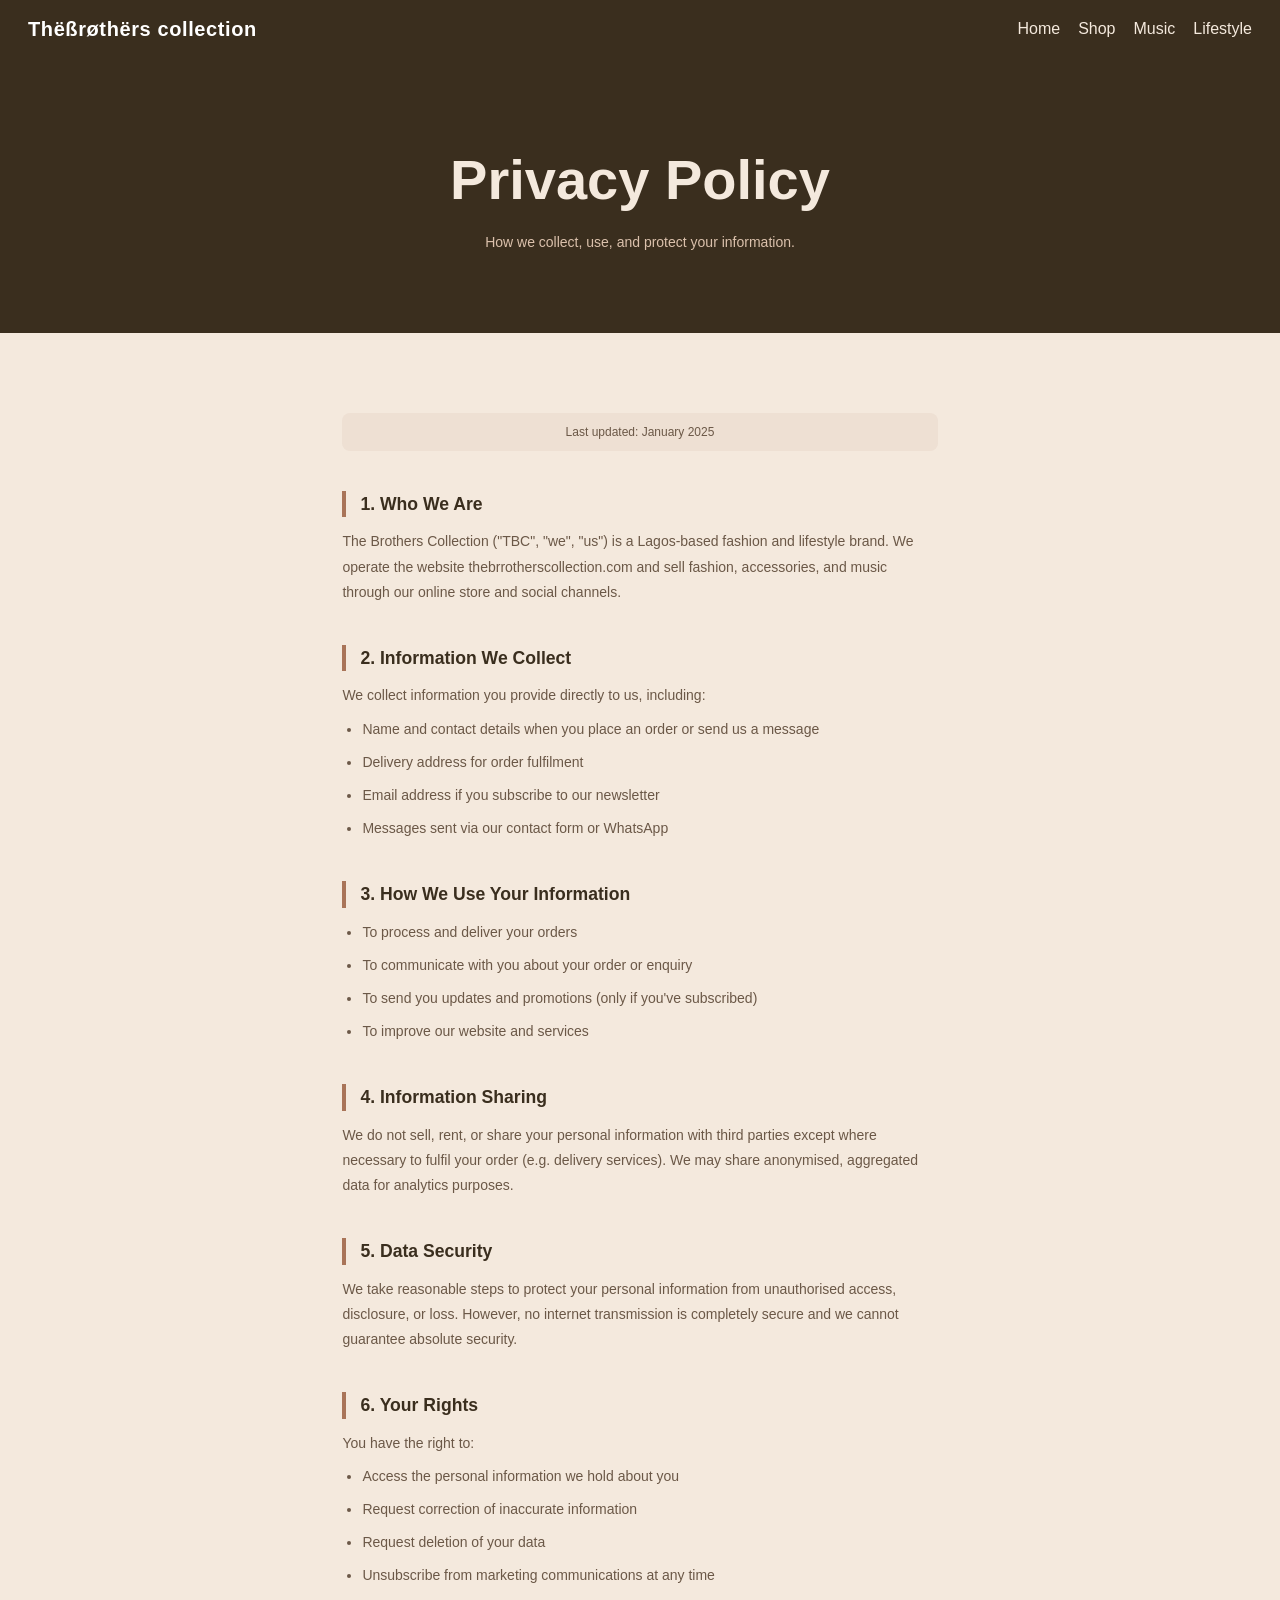
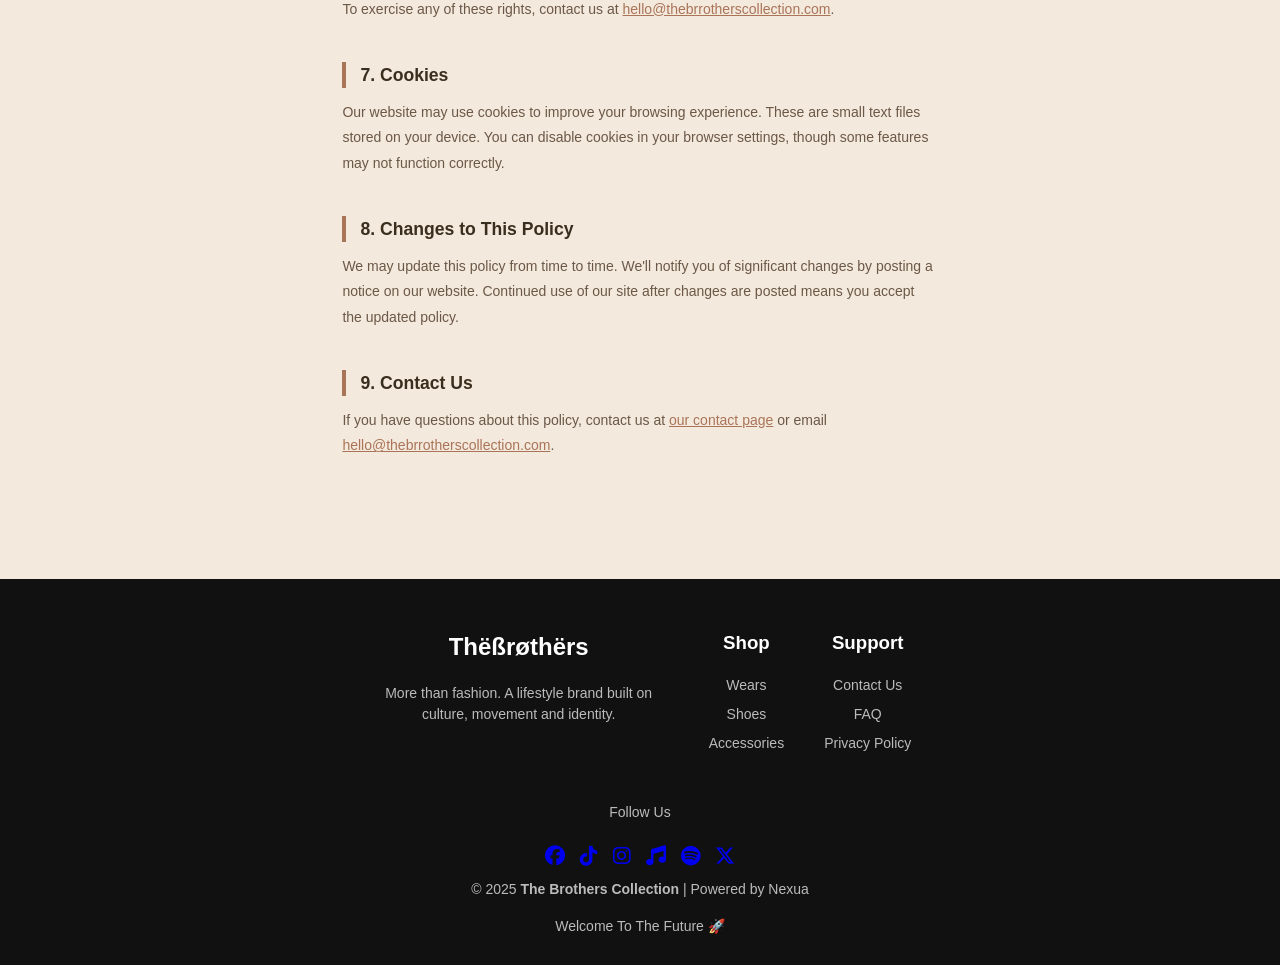
<file: policy.html>
<!DOCTYPE html>
<html lang="en">
<head>
  <meta charset="UTF-8">
  <meta name="viewport" content="width=device-width, initial-scale=1.0">
  <title>Privacy Policy | Thëßrøthërs Collection</title>
  <link rel="stylesheet" href="https://cdnjs.cloudflare.com/ajax/libs/font-awesome/6.5.1/css/all.min.css">
  <link rel="stylesheet" href="css/style.css">
  <link rel="stylesheet" href="css/mobile.css">
  <style>
    body { background: var(--cream); }

    .policy-hero {
      background: var(--brown-dark);
      padding: 80px 8%;
      text-align: center;
    }

    .policy-hero h1 {
      font-size: clamp(2rem, 5vw, 3.5rem);
      font-weight: 800;
      color: var(--cream);
      margin-bottom: 10px;
    }

    .policy-hero p { color: var(--brown-light); font-size: 14px; }

    .policy-body {
      padding: 80px 8%;
      max-width: 800px;
      margin: 0 auto;
    }

    .policy-section {
      margin-bottom: 40px;
    }

    .policy-section h2 {
      font-size: 1.1rem;
      font-weight: 700;
      color: var(--brown-dark);
      margin-bottom: 12px;
      padding-left: 14px;
      border-left: 4px solid var(--brown-main);
    }

    .policy-section p, .policy-section li {
      font-size: 14px;
      color: var(--muted);
      line-height: 1.8;
      margin-bottom: 8px;
    }

    .policy-section ul {
      padding-left: 20px;
    }

    .policy-updated {
      font-size: 12px;
      color: var(--muted);
      text-align: center;
      margin-bottom: 40px;
      padding: 10px;
      background: rgba(169,116,88,0.08);
      border-radius: 8px;
    }

    @media (max-width: 768px) {
      .policy-body { padding: 50px 5%; }
    }
  </style>
</head>
<body>

  <header>
    <h2>Thëßrøthërs collection</h2>
    <nav>
      <ul class="nav-links">
        <li><a href="index.html">Home</a></li>
        <li><a href="shop.html">Shop</a></li>
        <li><a href="music.html">Music</a></li>
        <li><a href="lifestyle.html">Lifestyle</a></li>
      </ul>
      <div class="hamburger"><span></span><span></span><span></span></div>
    </nav>
  </header>

  <div class="policy-hero">
    <h1>Privacy Policy</h1>
    <p>How we collect, use, and protect your information.</p>
  </div>

  <div class="policy-body">
    <p class="policy-updated">Last updated: January 2025</p>

    <div class="policy-section">
      <h2>1. Who We Are</h2>
      <p>The Brothers Collection ("TBC", "we", "us") is a Lagos-based fashion and lifestyle brand. We operate the website thebrrotherscollection.com and sell fashion, accessories, and music through our online store and social channels.</p>
    </div>

    <div class="policy-section">
      <h2>2. Information We Collect</h2>
      <p>We collect information you provide directly to us, including:</p>
      <ul>
        <li>Name and contact details when you place an order or send us a message</li>
        <li>Delivery address for order fulfilment</li>
        <li>Email address if you subscribe to our newsletter</li>
        <li>Messages sent via our contact form or WhatsApp</li>
      </ul>
    </div>

    <div class="policy-section">
      <h2>3. How We Use Your Information</h2>
      <ul>
        <li>To process and deliver your orders</li>
        <li>To communicate with you about your order or enquiry</li>
        <li>To send you updates and promotions (only if you've subscribed)</li>
        <li>To improve our website and services</li>
      </ul>
    </div>

    <div class="policy-section">
      <h2>4. Information Sharing</h2>
      <p>We do not sell, rent, or share your personal information with third parties except where necessary to fulfil your order (e.g. delivery services). We may share anonymised, aggregated data for analytics purposes.</p>
    </div>

    <div class="policy-section">
      <h2>5. Data Security</h2>
      <p>We take reasonable steps to protect your personal information from unauthorised access, disclosure, or loss. However, no internet transmission is completely secure and we cannot guarantee absolute security.</p>
    </div>

    <div class="policy-section">
      <h2>6. Your Rights</h2>
      <p>You have the right to:</p>
      <ul>
        <li>Access the personal information we hold about you</li>
        <li>Request correction of inaccurate information</li>
        <li>Request deletion of your data</li>
        <li>Unsubscribe from marketing communications at any time</li>
      </ul>
      <p>To exercise any of these rights, contact us at <a href="mailto:hello@thebrrotherscollection.com" style="color:var(--brown-main)">hello@thebrrotherscollection.com</a>.</p>
    </div>

    <div class="policy-section">
      <h2>7. Cookies</h2>
      <p>Our website may use cookies to improve your browsing experience. These are small text files stored on your device. You can disable cookies in your browser settings, though some features may not function correctly.</p>
    </div>

    <div class="policy-section">
      <h2>8. Changes to This Policy</h2>
      <p>We may update this policy from time to time. We'll notify you of significant changes by posting a notice on our website. Continued use of our site after changes are posted means you accept the updated policy.</p>
    </div>

    <div class="policy-section">
      <h2>9. Contact Us</h2>
      <p>If you have questions about this policy, contact us at <a href="contact.html" style="color:var(--brown-main)">our contact page</a> or email <a href="mailto:hello@thebrrotherscollection.com" style="color:var(--brown-main)">hello@thebrrotherscollection.com</a>.</p>
    </div>
  </div>

  <footer class="footer">
    <div class="footer-container">
      <div class="footer-brand">
        <h2>Thëßrøthërs</h2>
        <p>More than fashion. A lifestyle brand built on culture, movement and identity.</p>
      </div>
      <div class="footer-links">
        <div class="footer-col">
          <h3>Shop</h3>
          <a href="shop.html">Wears</a>
          <a href="shop.html">Shoes</a>
          <a href="shop.html">Accessories</a>
        </div>
        <div class="footer-col">
          <h3>Support</h3>
          <a href="contact.html">Contact Us</a>
          <a href="faq.html">FAQ</a>
          <a href="policy.html">Privacy Policy</a>
        </div>
      </div>
    </div>
    <div class="footer-social">
      <p>Follow Us</p>
      <div class="social-icons">
        <a href="https://www.facebook.com/profile.php?id=61589076495092&mibextid=ZbWKwL" target="_blank"><i class="fab fa-facebook"></i></a>
        <a href="https://www.tiktok.com/@thebrotherscollections?_r=1&_t=ZS-96AM1hBIxwQ" target="_blank"><i class="fab fa-tiktok"></i></a>
        <a href="https://www.instagram.com/thebrothercollection.co/" target="_blank"><i class="fab fa-instagram"></i></a>
        <a href="https://audiomack.com/double_cees" target="_blank" title="Audiomack"><i class="fas fa-music"></i></a>
        <a href="https://www.spotify.com" target="_blank" title="Spotify"><i class="fa-brands fa-spotify"></i></a>
        <a href="https://x.com/Captain_5050" target="_blank" title="X / Twitter"><i class="fa-brands fa-x-twitter"></i></a>
      </div>
    </div>
    <p>© 2025 <strong>The Brothers Collection</strong> | Powered by <span class="brand">Nexua</span></p>
    <p class="footer-tagline">Welcome To The Future 🚀</p>
  </footer>

  <script src="main.js"></script>
</body>
</html>
</file>
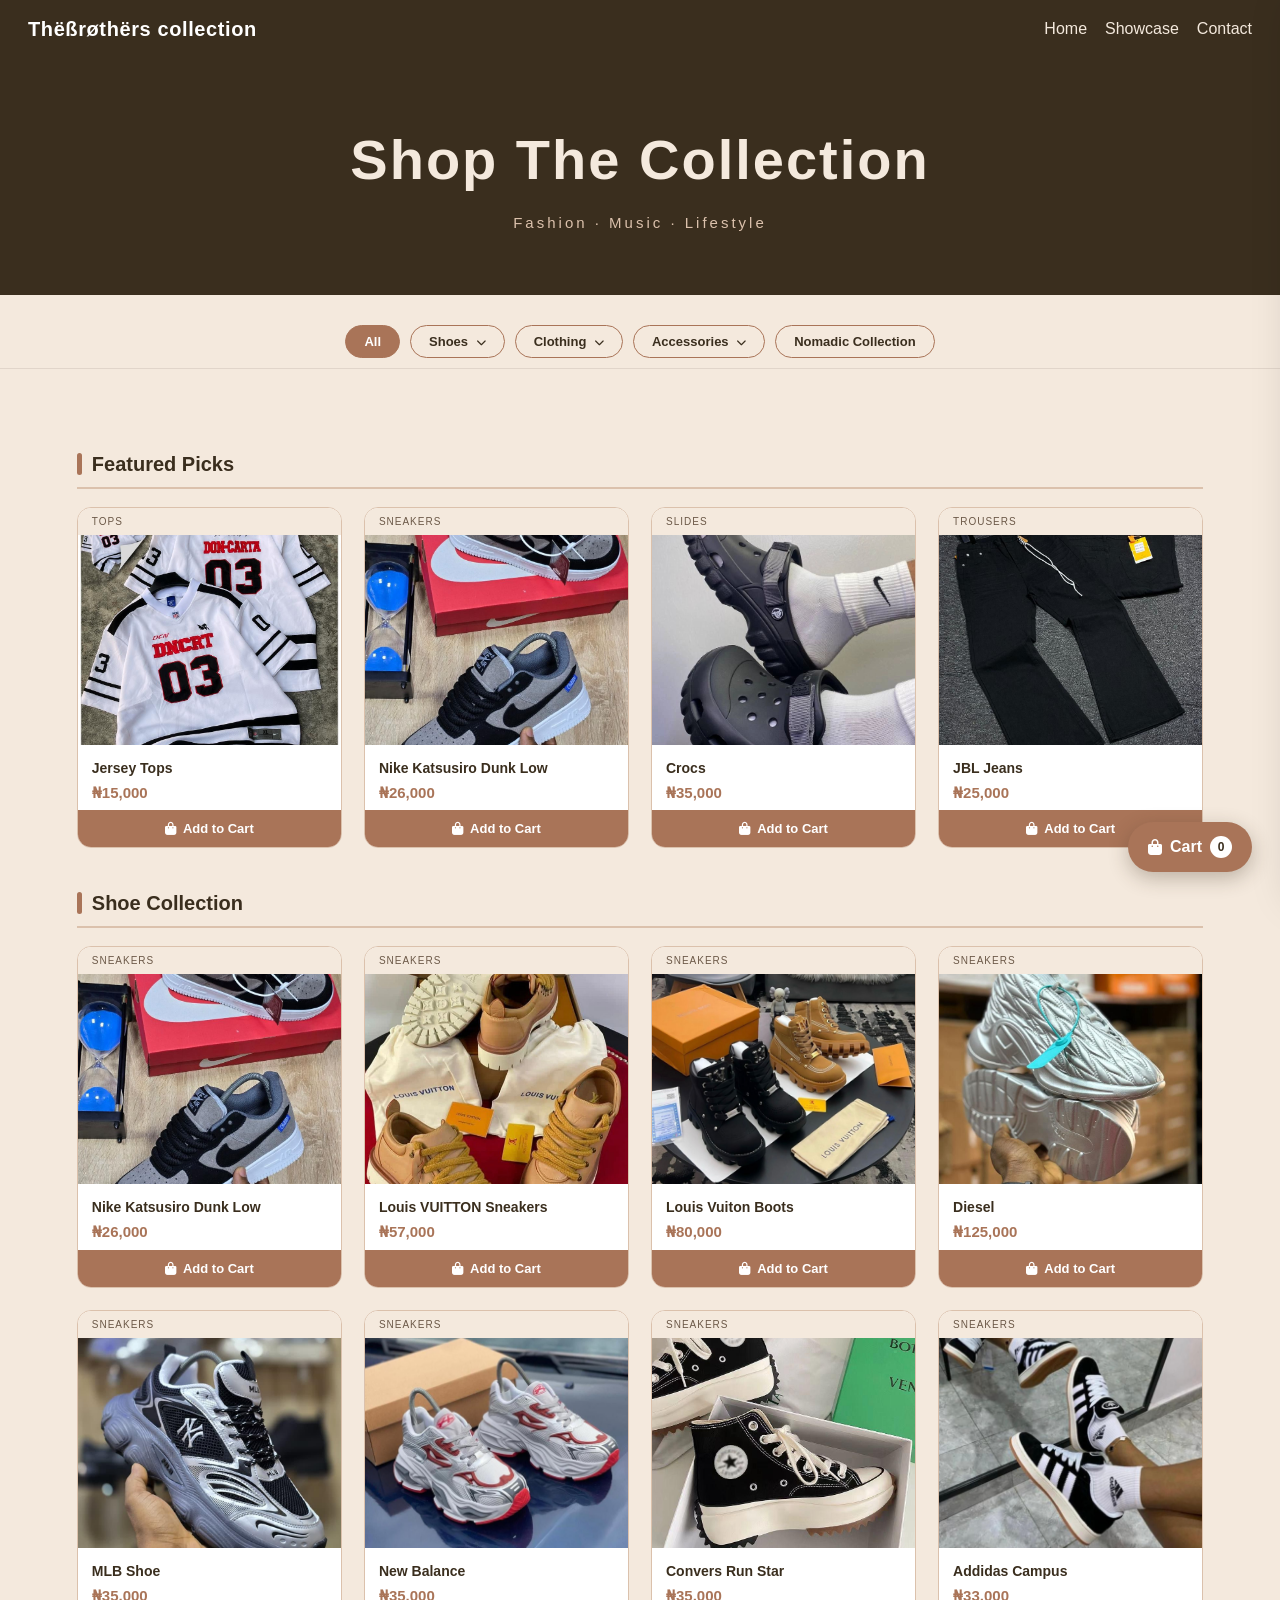
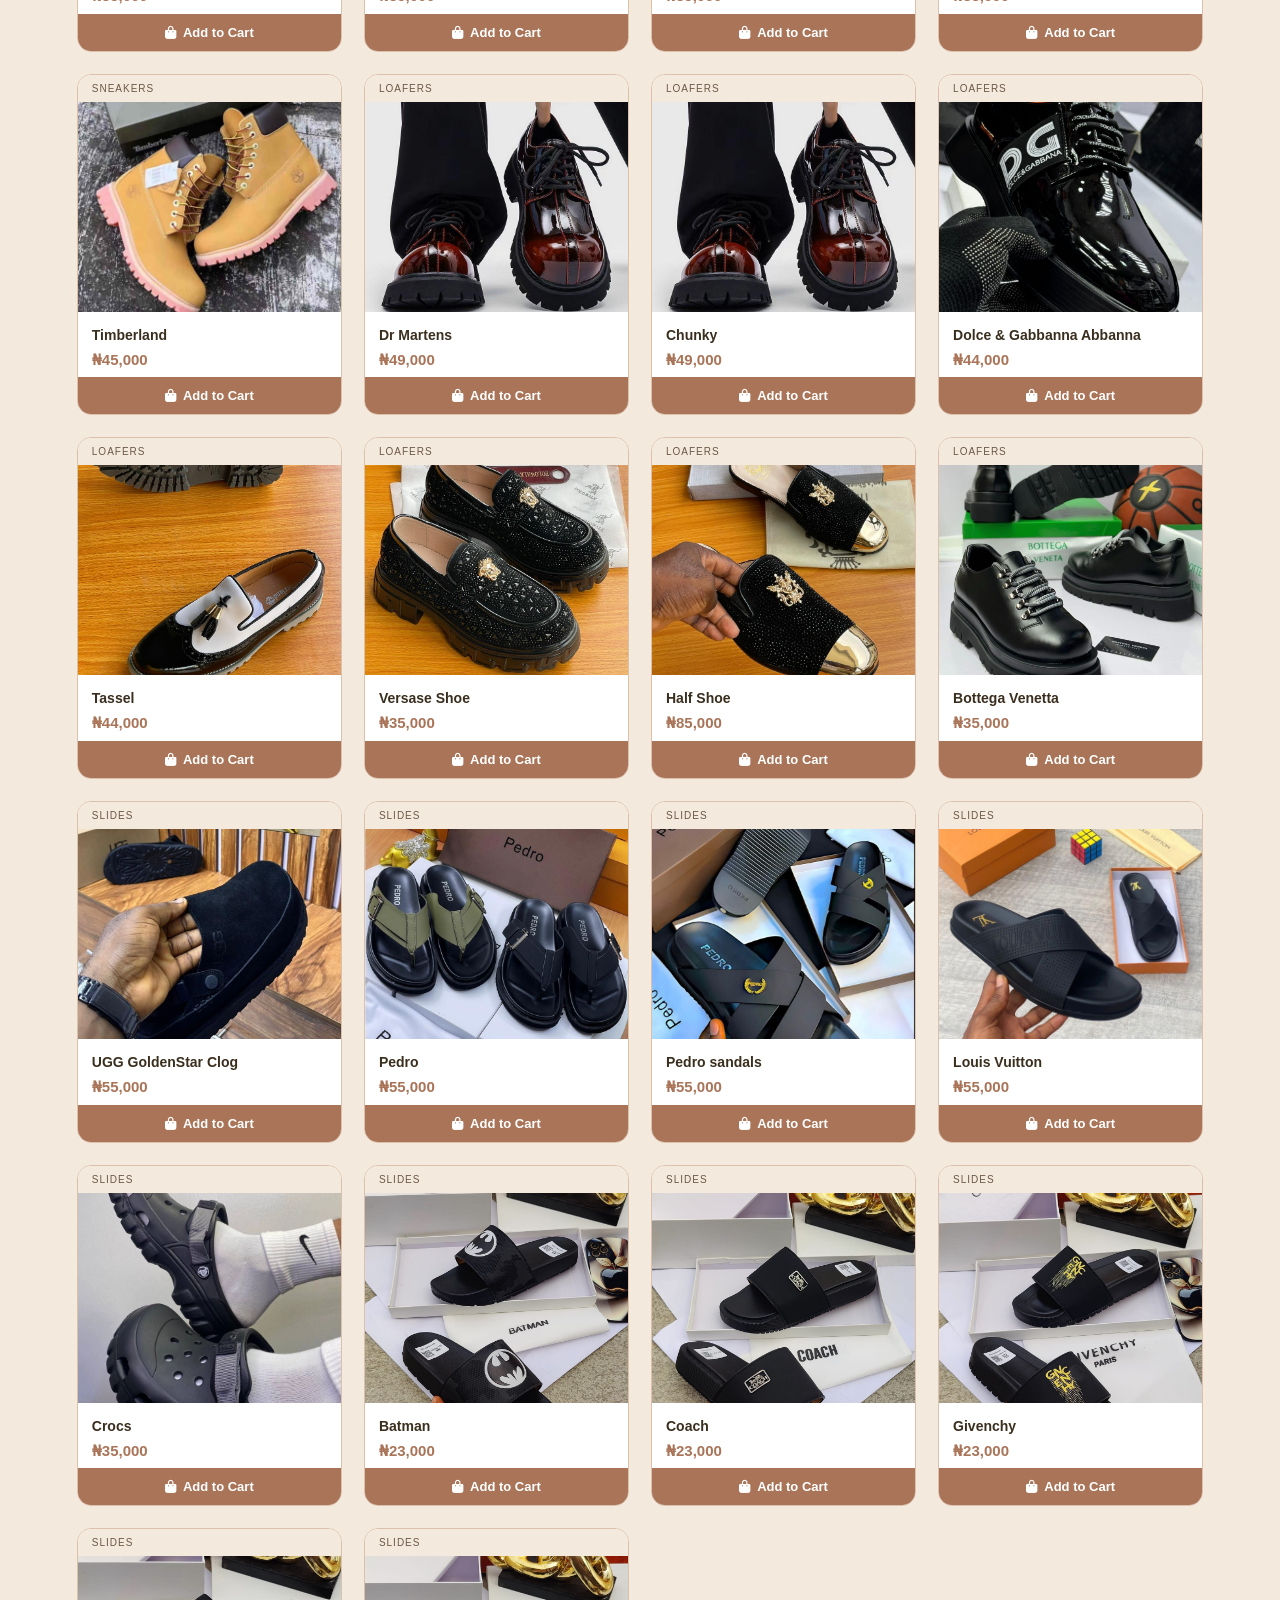
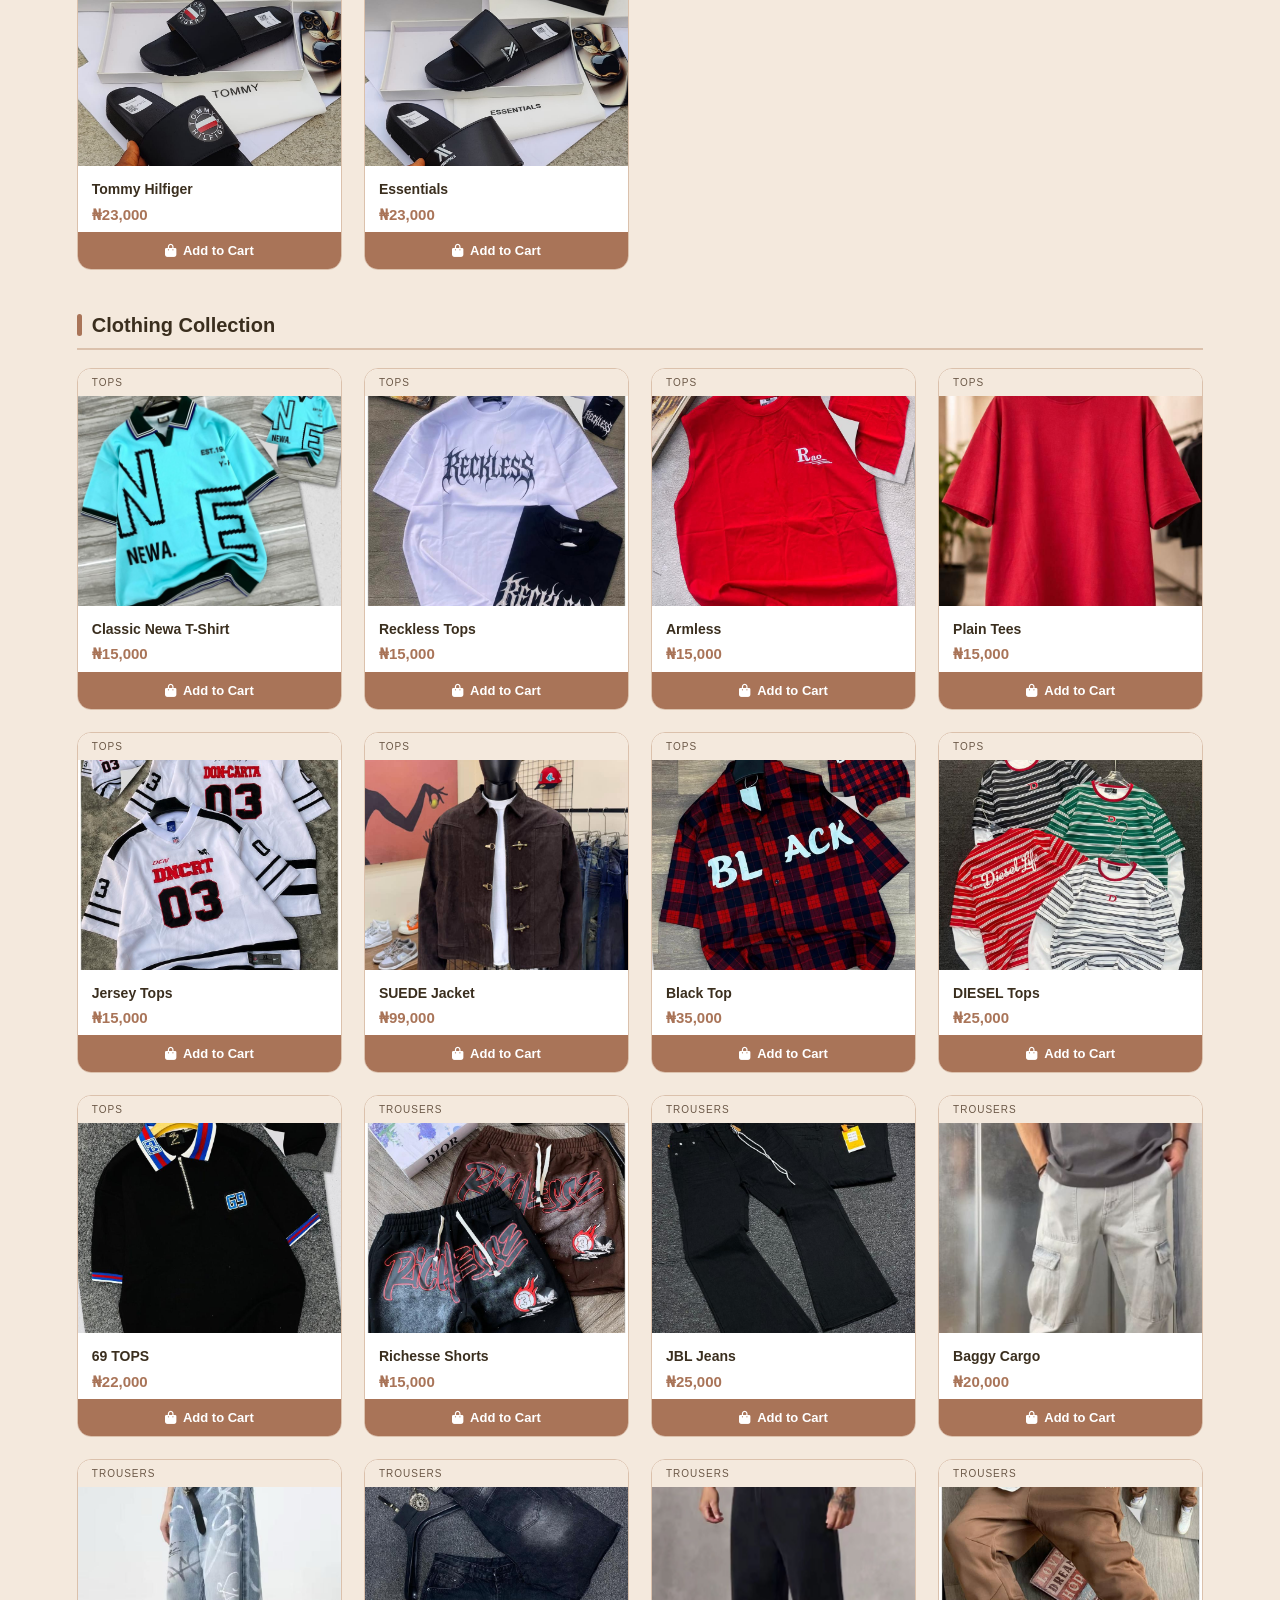
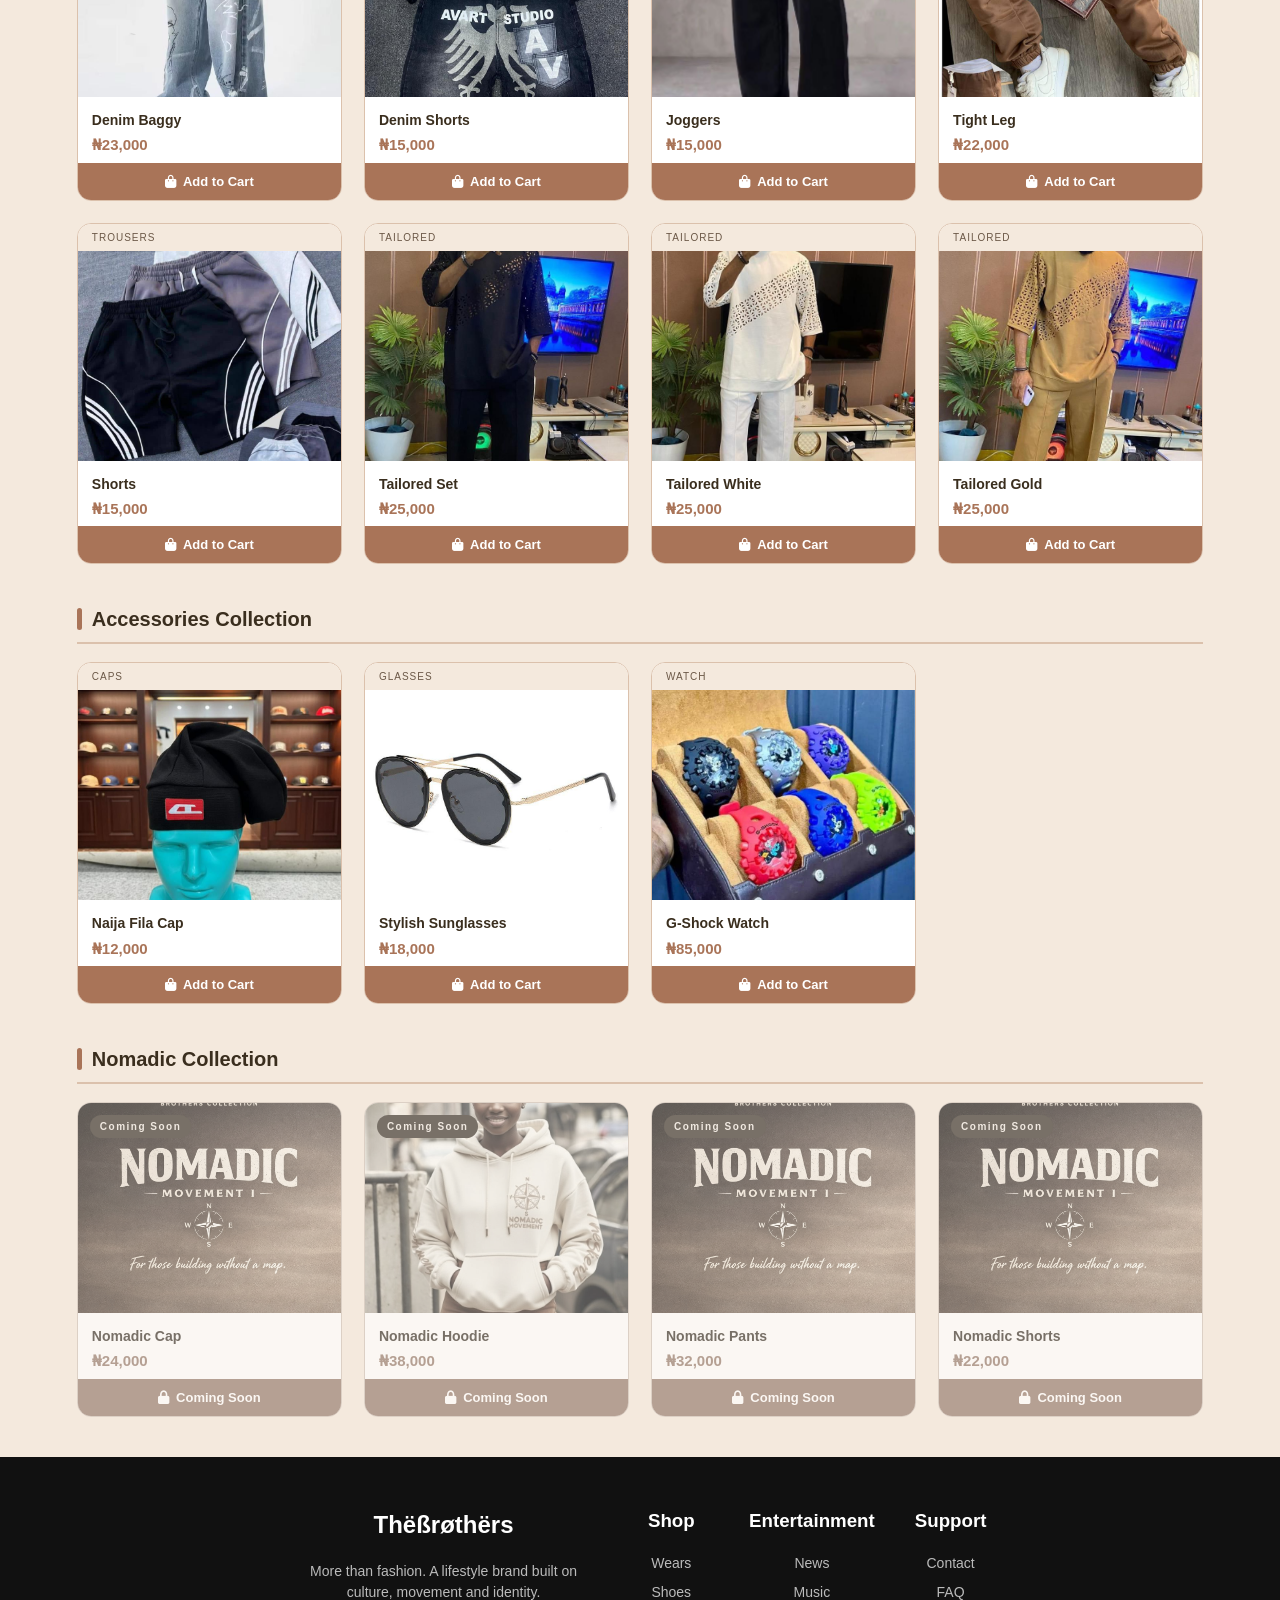
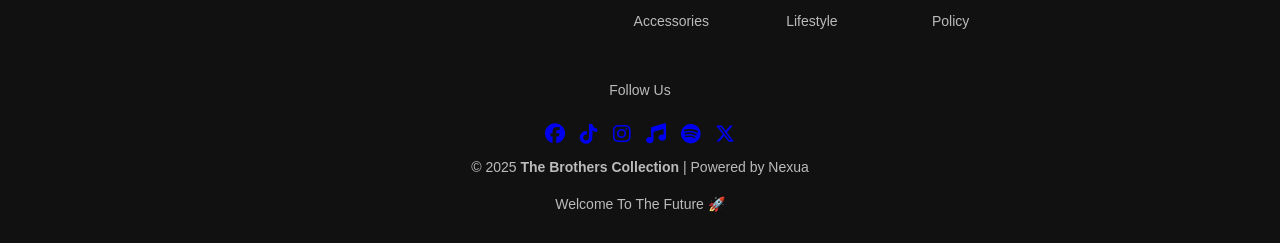
<file: shop.html>
<!DOCTYPE html>
<html lang="en">
<head>
  <meta charset="UTF-8">
  <meta name="viewport" content="width=device-width, initial-scale=1.0">
  <title>Shop | Thëßrøthërs Collection</title>
  <link rel="stylesheet" href="https://cdnjs.cloudflare.com/ajax/libs/font-awesome/6.5.1/css/all.min.css">
  <link rel="stylesheet" href="css/style.css">
  <style>
    /* ===== SHOP PAGE STYLES ===== */
    .shop-hero {
      background: var(--brown-dark);
      color: var(--cream);
      text-align: center;
      padding: 60px 10%;
    }

    .shop-hero h1 {
      font-size: clamp(2rem, 5vw, 3.5rem);
      letter-spacing: 2px;
      margin-bottom: 10px;
    }

    .shop-hero p {
      color: var(--brown-light);
      font-size: 15px;
      letter-spacing: 3px;
    }

    /* ===== CART ICON (sticky top right) ===== */
    .cart-icon-wrapper {
      position: fixed;
      bottom: 28px;
      right: 28px;
      z-index: 999;
    }

    .cart-fab {
      background: var(--brown-main);
      color: #fff;
      border: none;
      border-radius: 50px;
      padding: 14px 20px;
      font-size: 16px;
      font-weight: 700;
      cursor: pointer;
      display: flex;
      align-items: center;
      gap: 8px;
      box-shadow: 0 6px 20px rgba(58,46,30,0.3);
      transition: 0.25s ease;
      font-family: 'Poppins', sans-serif;
    }

    .cart-fab:hover {
      background: var(--brown-dark);
      transform: translateY(-3px);
    }

    .cart-count {
      background: #fff;
      color: var(--brown-dark);
      border-radius: 50%;
      width: 22px;
      height: 22px;
      font-size: 12px;
      font-weight: 700;
      display: flex;
      align-items: center;
      justify-content: center;
    }

    /* ===== CATEGORIES ===== */
    .shop-controls {
      padding: 30px 6% 10px;
      background: var(--cream);
      position: sticky;
      top: 55px;
      z-index: 40;
      border-bottom: 1px solid rgba(58,46,30,0.1);
    }

    .category-row {
      display: flex;
      flex-wrap: wrap;
      gap: 10px;
      align-items: center;
    }

    .category-btn {
      background: transparent;
      border: 1.5px solid var(--brown-main);
      color: var(--brown-dark);
      padding: 8px 18px;
      border-radius: 30px;
      font-size: 13px;
      font-weight: 600;
      cursor: pointer;
      font-family: 'Poppins', sans-serif;
      transition: 0.2s ease;
    }

    .category-btn:hover,
    .category-btn.active {
      background: var(--brown-main);
      color: #fff;
    }

    .sub-row {
      display: none;
      flex-wrap: wrap;
      gap: 8px;
      margin-top: 10px;
      padding-left: 12px;
      border-left: 3px solid var(--brown-light);
    }

    .sub-row.open {
      display: flex;
    }

    .sub-row .category-btn {
      font-size: 12px;
      padding: 6px 14px;
      border-color: var(--brown-light);
      color: var(--muted);
    }

    .sub-row .category-btn:hover,
    .sub-row .category-btn.active {
      background: var(--brown-light);
      color: var(--brown-dark);
      border-color: var(--brown-light);
    }

    /* ===== PRODUCT GRID ===== */
    .shop-main {
      padding: 40px 6%;
      background: var(--cream);
    }

    .section-title {
      font-size: 20px;
      font-weight: 700;
      color: var(--brown-dark);
      margin: 40px 0 18px;
      padding-bottom: 8px;
      border-bottom: 2px solid var(--brown-light);
      display: flex;
      align-items: center;
      gap: 10px;
    }

    .section-title::before {
      content: '';
      width: 5px;
      height: 22px;
      background: var(--brown-main);
      border-radius: 3px;
      display: inline-block;
    }

    .product-grid {
      display: grid;
      grid-template-columns: repeat(auto-fill, minmax(220px, 1fr));
      gap: 22px;
    }

    /* ===== PRODUCT CARD ===== */
    .product-card {
      background: #fff;
      border-radius: 14px;
      overflow: hidden;
      border: 1.5px solid var(--brown-light);
      transition: 0.25s ease;
      position: relative;
      display: flex;
      flex-direction: column;
    }

    .product-card:hover {
      transform: translateY(-6px);
      box-shadow: 0 14px 35px rgba(58,46,30,0.12);
      border-color: var(--brown-main);
    }

    .product-card.coming-soon {
      opacity: 0.65;
      pointer-events: none;
      filter: grayscale(50%);
    }

    .coming-soon-label {
      position: absolute;
      top: 12px;
      left: 12px;
      background: var(--brown-dark);
      color: var(--cream);
      font-size: 10px;
      font-weight: 700;
      letter-spacing: 1.5px;
      padding: 4px 10px;
      border-radius: 20px;
      z-index: 2;
    }

    .product-card img {
      width: 100%;
      height: 210px;
      object-fit: cover;
    }

    .product-info {
      padding: 14px 14px 6px;
      flex: 1;
    }

    .product-info h3 {
      font-size: 14px;
      font-weight: 600;
      color: var(--brown-dark);
      margin-bottom: 5px;
      line-height: 1.3;
    }

    .product-info .price {
      font-size: 15px;
      font-weight: 700;
      color: var(--brown-main);
    }

    .product-info .category-tag {
      display: inline-block;
      font-size: 10px;
      background: var(--cream);
      color: var(--muted);
      border: 1px solid var(--brown-light);
      border-radius: 10px;
      padding: 2px 8px;
      margin-bottom: 6px;
      text-transform: uppercase;
      letter-spacing: 0.8px;
    }

    .add-to-cart-btn {
      width: 100%;
      padding: 11px;
      background: var(--brown-main);
      color: #fff;
      border: none;
      font-size: 13px;
      font-weight: 600;
      cursor: pointer;
      font-family: 'Poppins', sans-serif;
      transition: 0.2s ease;
      display: flex;
      align-items: center;
      justify-content: center;
      gap: 7px;
      margin-top: auto;
    }

    .add-to-cart-btn:hover {
      background: var(--brown-dark);
    }

    .add-to-cart-btn.added {
      background: #2d7a3a;
    }

    /* ===== EMPTY STATE ===== */
    .empty-state {
      grid-column: 1 / -1;
      text-align: center;
      padding: 60px 20px;
      color: var(--muted);
    }

    .empty-state i {
      font-size: 48px;
      margin-bottom: 14px;
      color: var(--brown-light);
    }

    /* ===== CART DRAWER ===== */
    .cart-overlay {
      position: fixed;
      inset: 0;
      background: rgba(0,0,0,0.45);
      z-index: 998;
      opacity: 0;
      pointer-events: none;
      transition: opacity 0.3s;
    }

    .cart-overlay.open {
      opacity: 1;
      pointer-events: all;
    }

    .cart-drawer {
      position: fixed;
      top: 0;
      right: -420px;
      width: 100%;
      max-width: 400px;
      height: 100vh;
      background: #fff;
      z-index: 999;
      display: flex;
      flex-direction: column;
      transition: right 0.35s cubic-bezier(0.4, 0, 0.2, 1);
      box-shadow: -8px 0 40px rgba(0,0,0,0.15);
    }

    .cart-drawer.open {
      right: 0;
    }

    .cart-drawer-header {
      padding: 20px 22px;
      background: var(--brown-dark);
      color: var(--cream);
      display: flex;
      justify-content: space-between;
      align-items: center;
    }

    .cart-drawer-header h3 {
      font-size: 18px;
      font-weight: 700;
    }

    .close-cart {
      background: none;
      border: none;
      color: var(--cream);
      font-size: 22px;
      cursor: pointer;
      padding: 4px;
      line-height: 1;
    }

    .cart-items {
      flex: 1;
      overflow-y: auto;
      padding: 18px 22px;
    }

    .cart-empty-msg {
      text-align: center;
      padding: 60px 20px;
      color: var(--muted);
    }

    .cart-empty-msg i {
      font-size: 40px;
      margin-bottom: 12px;
      color: var(--brown-light);
    }

    .cart-item {
      display: flex;
      gap: 14px;
      align-items: center;
      padding: 14px 0;
      border-bottom: 1px solid #f0ebe4;
    }

    .cart-item img {
      width: 62px;
      height: 62px;
      object-fit: cover;
      border-radius: 8px;
      border: 1px solid var(--brown-light);
    }

    .cart-item-info {
      flex: 1;
    }

    .cart-item-info h4 {
      font-size: 13px;
      font-weight: 600;
      color: var(--brown-dark);
      margin-bottom: 3px;
    }

    .cart-item-info p {
      font-size: 13px;
      color: var(--brown-main);
      font-weight: 700;
    }

    .cart-item-controls {
      display: flex;
      align-items: center;
      gap: 8px;
      margin-top: 6px;
    }

    .qty-btn {
      width: 24px;
      height: 24px;
      border: 1.5px solid var(--brown-light);
      background: none;
      border-radius: 6px;
      font-size: 14px;
      font-weight: 700;
      cursor: pointer;
      color: var(--brown-dark);
      display: flex;
      align-items: center;
      justify-content: center;
      font-family: 'Poppins', sans-serif;
      transition: 0.15s;
    }

    .qty-btn:hover {
      background: var(--brown-light);
    }

    .qty-display {
      font-size: 13px;
      font-weight: 700;
      min-width: 18px;
      text-align: center;
      color: var(--brown-dark);
    }

    .remove-btn {
      background: none;
      border: none;
      color: #c0392b;
      cursor: pointer;
      font-size: 14px;
      padding: 2px 4px;
      transition: 0.15s;
    }

    .remove-btn:hover {
      transform: scale(1.15);
    }

    .cart-footer {
      padding: 18px 22px;
      border-top: 2px solid var(--brown-light);
      background: #fdfaf7;
    }

    .cart-total-row {
      display: flex;
      justify-content: space-between;
      align-items: center;
      margin-bottom: 16px;
    }

    .cart-total-row span:first-child {
      font-size: 15px;
      color: var(--muted);
    }

    .cart-total-row span:last-child {
      font-size: 20px;
      font-weight: 700;
      color: var(--brown-dark);
    }

    .checkout-btn {
      width: 100%;
      padding: 14px;
      background: var(--brown-main);
      color: #fff;
      border: none;
      border-radius: 10px;
      font-size: 15px;
      font-weight: 700;
      cursor: pointer;
      font-family: 'Poppins', sans-serif;
      transition: 0.2s;
    }

    .checkout-btn:hover {
      background: var(--brown-dark);
    }

    /* Center category rows */
.shop-controls {
  text-align: center;
}

.category-row {
  justify-content: center;
}

.sub-row {
  justify-content: center;
  padding-left: 0;
  border-left: none;
  border-top: 2px solid var(--brown-light);
  padding-top: 10px;
  margin-top: 8px;
}

/* Center footer */
.footer .footer-container {
  justify-content: center;
  text-align: center;
}

.footer .footer-brand {
  text-align: center;
}

.footer .footer-links {
  justify-content: center;
}

.footer .footer-col {
  align-items: center;
  text-align: center;
}

    /* ===== RESPONSIVE ===== */
    @media (max-width: 600px) {
      .shop-controls { top: 50px; }
      .product-grid { grid-template-columns: repeat(auto-fill, minmax(160px, 1fr)); gap: 14px; }
      .product-card img { height: 170px; }
      .cart-drawer { max-width: 100%; }
    }
  </style>
</head>
<body>

  <!-- HEADER -->
  <header>
    <h2>Thëßrøthërs collection</h2>
    <nav>
      <ul class="nav-links">
        <li><a href="index.html">Home</a></li>
        <li><a href="index.html#showcase">Showcase</a></li>
        <li><a href="index.html#contact">Contact</a></li>
      </ul>
      <div class="hamburger">
        <span></span>
        <span></span>
        <span></span>
    </div>
    </nav>
  </header>

  <!-- SHOP HERO -->
  <div class="shop-hero">
    <h1>Shop The Collection</h1>
    <p>Fashion · Music · Lifestyle</p>
  </div>

  <!-- CATEGORY FILTER BAR -->
  <div class="shop-controls">
    <div class="category-row" id="mainCats">
      <button class="category-btn active" onclick="filterCategory('all', this)">All</button>

      <button class="category-btn" onclick="toggleSub('shoeSub', this)">
        Shoes <i class="fas fa-chevron-down" style="font-size:10px;margin-left:4px"></i>
      </button>

      <button class="category-btn" onclick="toggleSub('clothSub', this)">
        Clothing <i class="fas fa-chevron-down" style="font-size:10px;margin-left:4px"></i>
      </button>

      <button class="category-btn" onclick="toggleSub('accSub', this)">
        Accessories <i class="fas fa-chevron-down" style="font-size:10px;margin-left:4px"></i>
      </button>

      <button class="category-btn" onclick="filterCategory('nomadic', this)">Nomadic Collection</button>
    </div>

    <div class="sub-row" id="shoeSub">
      <button class="category-btn" onclick="filterCategory('sneakers', this)">Sneakers</button>
      <button class="category-btn" onclick="filterCategory('loafers', this)">Loafers</button>
      <button class="category-btn" onclick="filterCategory('slides', this)">Slides</button>
    </div>

    <div class="sub-row" id="clothSub">
      <button class="category-btn" onclick="filterCategory('tops', this)">Tops</button>
      <button class="category-btn" onclick="filterCategory('trousers', this)">Trousers</button>
      <button class="category-btn" onclick="filterCategory('tailored', this)">Tailored</button>
    </div>

    <div class="sub-row" id="accSub">
      <button class="category-btn" onclick="filterCategory('glass', this)">Glasses</button>
      <button class="category-btn" onclick="filterCategory('watch', this)">Watches</button>
      <button class="category-btn" onclick="filterCategory('caps', this)">Caps</button>
    </div>
  </div>

  <!-- MAIN SHOP AREA -->
  <main class="shop-main">

    <!-- FEATURED (random mix shown first, only visible on "All") -->
    <div id="featured-section">
      <h2 class="section-title">Featured Picks</h2>
      <div class="product-grid" id="featured-grid"></div>
    </div>

    <!-- SHOES -->
    <div class="category-section" data-section="shoes">
      <h2 class="section-title">Shoe Collection</h2>
      <div class="product-grid" id="shoes-grid">

        <div class="product-card" data-cat="sneakers">
          <span class="category-tag" style="display:block;padding:6px 14px;background:var(--cream);font-size:10px;color:var(--muted);letter-spacing:1px;text-transform:uppercase">Sneakers</span>
          <img src="img/Nike F1.jpeg" alt="Nike Katsusiro Dunk Low">
          <div class="product-info">
            <h3>Nike Katsusiro Dunk Low</h3>
            <p class="price">₦26,000</p>
          </div>
          <button class="add-to-cart-btn" onclick="addToCart(this, 'Nike Katsusiro Dunk Low', '₦26,000', 'img/Nike F1.jpeg')">
            <i class="fas fa-bag-shopping"></i> Add to Cart
          </button>
        </div>

        <div class="product-card" data-cat="sneakers">
          <span class="category-tag" style="display:block;padding:6px 14px;background:var(--cream);font-size:10px;color:var(--muted);letter-spacing:1px;text-transform:uppercase">Sneakers</span>
          <img src="img/Louis-vuitton.jpeg" alt="Louis VUITTON Sneakers">
          <div class="product-info">
            <h3>Louis VUITTON Sneakers</h3>
            <p class="price">₦57,000</p>
          </div>
          <button class="add-to-cart-btn" onclick="addToCart(this, 'Nike SB Dunk Low Shadow', '₦57,000', 'img/Louis-vuitton.jpeg')">
            <i class="fas fa-bag-shopping"></i> Add to Cart
          </button>
        </div>

        <div class="product-card" data-cat="sneakers">
          <span class="category-tag" style="display:block;padding:6px 14px;background:var(--cream);font-size:10px;color:var(--muted);letter-spacing:1px;text-transform:uppercase">Sneakers</span>
          <img src="img/Louis-Vuiton-Boots .jpeg" alt="Louis Vuiton Boots ">
          <div class="product-info">
            <h3>Louis Vuiton Boots </h3>
            <p class="price">₦80,000</p>
          </div>
          <button class="add-to-cart-btn" onclick="addToCart(this, 'Louis Vuiton Boots ', '₦80,000', 'img/Louis-Vuiton-Boots .jpeg')">
            <i class="fas fa-bag-shopping"></i> Add to Cart
          </button>
        </div>

        <div class="product-card" data-cat="sneakers">
          <span class="category-tag" style="display:block;padding:6px 14px;background:var(--cream);font-size:10px;color:var(--muted);letter-spacing:1px;text-transform:uppercase">Sneakers</span>
          <img src="img/Diesel.jpeg" alt="Diesel">
          <div class="product-info">
            <h3>Diesel</h3>
            <p class="price">₦125,000</p>
          </div>
          <button class="add-to-cart-btn" onclick="addToCart(this, 'Diesel', '₦125,000', 'img/Diesel.jpeg')">
            <i class="fas fa-bag-shopping"></i> Add to Cart
          </button>
        </div>

        <div class="product-card" data-cat="sneakers">
          <span class="category-tag" style="display:block;padding:6px 14px;background:var(--cream);font-size:10px;color:var(--muted);letter-spacing:1px;text-transform:uppercase">Sneakers</span>
          <img src="img/MLB-Shoe.jpeg" alt="MLB Shoe">
          <div class="product-info">
            <h3>MLB Shoe</h3>
            <p class="price">₦35,000</p>
          </div>
          <button class="add-to-cart-btn" onclick="addToCart(this, 'MLB Shoe', '₦35,000', 'img/MLB-Shoe.jpeg')">
            <i class="fas fa-bag-shopping"></i> Add to Cart
          </button>
        </div>

        <div class="product-card" data-cat="sneakers">
          <span class="category-tag" style="display:block;padding:6px 14px;background:var(--cream);font-size:10px;color:var(--muted);letter-spacing:1px;text-transform:uppercase">Sneakers</span>
          <img src="img/New-Balance.jpeg" alt="New Balance">
          <div class="product-info">
            <h3>New Balance</h3>
            <p class="price">₦35,000</p>
          </div>
          <button class="add-to-cart-btn" onclick="addToCart(this, 'New Balance', '₦35,000', 'img/New-Balance.jpeg')">
            <i class="fas fa-bag-shopping"></i> Add to Cart
          </button>
        </div>

        <div class="product-card" data-cat="sneakers">
          <span class="category-tag" style="display:block;padding:6px 14px;background:var(--cream);font-size:10px;color:var(--muted);letter-spacing:1px;text-transform:uppercase">Sneakers</span>
          <img src="img/Convers-RunStar .jpeg" alt="Convers Run Star">
          <div class="product-info">
            <h3>Convers Run Star</h3>
            <p class="price">₦35,000</p>
          </div>
          <button class="add-to-cart-btn" onclick="addToCart(this, 'Convers Run Star', '₦35,000', 'img/Convers-Runstar .jpeg')">
            <i class="fas fa-bag-shopping"></i> Add to Cart
          </button>
        </div>

        <div class="product-card" data-cat="sneakers">
          <span class="category-tag" style="display:block;padding:6px 14px;background:var(--cream);font-size:10px;color:var(--muted);letter-spacing:1px;text-transform:uppercase">Sneakers</span>
          <img src="img/Addidas-Campus.jpeg" alt="Addidas Campus">
          <div class="product-info">
            <h3>Addidas Campus</h3>
            <p class="price">₦33,000</p>
          </div>
          <button class="add-to-cart-btn" onclick="addToCart(this, 'Addidas Campus', '₦33,000', 'img/Addidas-Campus.jpeg')">
            <i class="fas fa-bag-shopping"></i> Add to Cart
          </button>
        </div>

        <div class="product-card" data-cat="sneakers">
          <span class="category-tag" style="display:block;padding:6px 14px;background:var(--cream);font-size:10px;color:var(--muted);letter-spacing:1px;text-transform:uppercase">Sneakers</span>
          <img src="img/timber.jpeg" alt="Timberland">
          <div class="product-info">
            <h3>Timberland</h3>
            <p class="price">₦45,000</p>
          </div>
          <button class="add-to-cart-btn" onclick="addToCart(this, 'Timberland', '₦45,000', 'img/timber.jpeg')">
            <i class="fas fa-bag-shopping"></i> Add to Cart
          </button>
        </div>

        <div class="product-card" data-cat="loafers">
          <span class="category-tag" style="display:block;padding:6px 14px;background:var(--cream);font-size:10px;color:var(--muted);letter-spacing:1px;text-transform:uppercase">Loafers</span>
          <img src="img/chunky.jpeg" alt="Dr Martens">
          <div class="product-info">
            <h3>Dr Martens</h3>
            <p class="price">₦49,000</p>
          </div>
          <button class="add-to-cart-btn" onclick="addToCart(this, 'Dr Martens', '₦49,000', 'img/chunky.jpeg')">
            <i class="fas fa-bag-shopping"></i> Add to Cart
          </button>
        </div>

        <div class="product-card" data-cat="loafers">
          <span class="category-tag" style="display:block;padding:6px 14px;background:var(--cream);font-size:10px;color:var(--muted);letter-spacing:1px;text-transform:uppercase">Loafers</span>
          <img src="img/chunky.jpeg" alt="Chunky">
          <div class="product-info">
            <h3>Chunky</h3>
            <p class="price">₦49,000</p>
          </div>
          <button class="add-to-cart-btn" onclick="addToCart(this, 'Chunky', '₦49,000', 'img/chunky.jpeg')">
            <i class="fas fa-bag-shopping"></i> Add to Cart
          </button>
        </div>

        <div class="product-card" data-cat="loafers">
          <span class="category-tag" style="display:block;padding:6px 14px;background:var(--cream);font-size:10px;color:var(--muted);letter-spacing:1px;text-transform:uppercase">Loafers</span>
          <img src="img/Dolce & Gabbanna Abbanna.jpeg" alt="Dolce & Gabbanna Abbanna">
          <div class="product-info">
            <h3>Dolce & Gabbanna Abbanna</h3>
            <p class="price">₦44,000</p>
          </div>
          <button class="add-to-cart-btn" onclick="addToCart(this, 'Dolce & Gabbanna Abbanna', '₦44,000', 'img/Dolce & Gabbanna Abbanna.jpeg')">
            <i class="fas fa-bag-shopping"></i> Add to Cart
          </button>
        </div>

        <div class="product-card" data-cat="loafers">
          <span class="category-tag" style="display:block;padding:6px 14px;background:var(--cream);font-size:10px;color:var(--muted);letter-spacing:1px;text-transform:uppercase">Loafers</span>
          <img src="img/Tassel.jpeg" alt="Tassel">
          <div class="product-info">
            <h3>Tassel</h3>
            <p class="price">₦44,000</p>
          </div>
          <button class="add-to-cart-btn" onclick="addToCart(this, 'Tassel', '₦44,000', 'img/Tassel.jpeg')">
            <i class="fas fa-bag-shopping"></i> Add to Cart
          </button>
        </div>

        <div class="product-card" data-cat="loafers">
          <span class="category-tag" style="display:block;padding:6px 14px;background:var(--cream);font-size:10px;color:var(--muted);letter-spacing:1px;text-transform:uppercase">Loafers</span>
          <img src="img/Versase shoe.jpeg" alt="Versase shoe">
          <div class="product-info">
            <h3>Versase Shoe</h3>
            <p class="price">₦35,000</p>
          </div>
          <button class="add-to-cart-btn" onclick="addToCart(this, 'Versase Shoe', '₦35,000', 'img/Versase shoe.jpeg')">
            <i class="fas fa-bag-shopping"></i> Add to Cart
          </button>
        </div>

        <div class="product-card" data-cat="loafers">
          <span class="category-tag" style="display:block;padding:6px 14px;background:var(--cream);font-size:10px;color:var(--muted);letter-spacing:1px;text-transform:uppercase">Loafers</span>
          <img src="img/Half Shoe.jpeg" alt="Half Shoe">
          <div class="product-info">
            <h3>Half Shoe</h3>
            <p class="price">₦85,000</p>
          </div>
          <button class="add-to-cart-btn" onclick="addToCart(this, 'Half Shoe', '₦85,000', 'img/Half Shoe.jpeg')">
            <i class="fas fa-bag-shopping"></i> Add to Cart
          </button>
        </div>

        <div class="product-card" data-cat="loafers">
          <span class="category-tag" style="display:block;padding:6px 14px;background:var(--cream);font-size:10px;color:var(--muted);letter-spacing:1px;text-transform:uppercase">Loafers</span>
          <img src="img/Bottega Venetta.jpeg" alt="Bottega Venetta">
          <div class="product-info">
            <h3>Bottega Venetta</h3>
            <p class="price">₦35,000</p>
          </div>
          <button class="add-to-cart-btn" onclick="addToCart(this, 'Bottega Venetta', '₦35,000', 'img/Bottega Venetta.jpeg')">
            <i class="fas fa-bag-shopping"></i> Add to Cart
          </button>
        </div>

        <div class="product-card" data-cat="slides">
          <span class="category-tag" style="display:block;padding:6px 14px;background:var(--cream);font-size:10px;color:var(--muted);letter-spacing:1px;text-transform:uppercase">Slides</span>
          <img src="img/UGG GoldenStar Clog.jpeg" alt="UGG GoldenStar Clog">
          <div class="product-info">
            <h3>UGG GoldenStar Clog</h3>
            <p class="price">₦55,000</p>
          </div>
          <button class="add-to-cart-btn" onclick="addToCart(this, 'UGG GoldenStar Clog', '₦55,000', 'img/UGG GoldenStar Clog.jpeg')">
            <i class="fas fa-bag-shopping"></i> Add to Cart
          </button>
        </div>

        <div class="product-card" data-cat="slides">
          <span class="category-tag" style="display:block;padding:6px 14px;background:var(--cream);font-size:10px;color:var(--muted);letter-spacing:1px;text-transform:uppercase">Slides</span>
          <img src="img/Pedro .jpeg" alt="Pedro">
          <div class="product-info">
            <h3>Pedro</h3>
            <p class="price">₦55,000</p>
          </div>
          <button class="add-to-cart-btn" onclick="addToCart(this, 'Pedro', '₦55,000', 'img/Pedro .jpeg')">
            <i class="fas fa-bag-shopping"></i> Add to Cart
          </button>
        </div>

        <div class="product-card" data-cat="slides">
          <span class="category-tag" style="display:block;padding:6px 14px;background:var(--cream);font-size:10px;color:var(--muted);letter-spacing:1px;text-transform:uppercase">Slides</span>
          <img src="img/Pedro sandals.jpeg" alt="Pedro sandals">
          <div class="product-info">
            <h3>Pedro sandals</h3>
            <p class="price">₦55,000</p>
          </div>
          <button class="add-to-cart-btn" onclick="addToCart(this, 'Pedro sandals', '₦55,000', 'img/Pedro sandals.jpeg')">
            <i class="fas fa-bag-shopping"></i> Add to Cart
          </button>
        </div>

        <div class="product-card" data-cat="slides">
          <span class="category-tag" style="display:block;padding:6px 14px;background:var(--cream);font-size:10px;color:var(--muted);letter-spacing:1px;text-transform:uppercase">Slides</span>
          <img src="img/Louis Vuitton.jpeg" alt="Louis Vuitton">
          <div class="product-info">
            <h3>Louis Vuitton</h3>
            <p class="price">₦55,000</p>
          </div>
          <button class="add-to-cart-btn" onclick="addToCart(this, 'Louis Vuitton', '₦55,000', 'img/Louis Vuitton.jpeg')">
            <i class="fas fa-bag-shopping"></i> Add to Cart
          </button>
        </div>

        <div class="product-card" data-cat="slides">
          <span class="category-tag" style="display:block;padding:6px 14px;background:var(--cream);font-size:10px;color:var(--muted);letter-spacing:1px;text-transform:uppercase">Slides</span>
          <img src="img/Crocs.jpeg" alt="Crocs">
          <div class="product-info">
            <h3>Crocs</h3>
            <p class="price">₦35,000</p>
          </div>
          <button class="add-to-cart-btn" onclick="addToCart(this, 'Crocs', '₦35,000', 'img/Crocs.jpeg')">
            <i class="fas fa-bag-shopping"></i> Add to Cart
          </button>
        </div>

        <div class="product-card" data-cat="slides">
          <span class="category-tag" style="display:block;padding:6px 14px;background:var(--cream);font-size:10px;color:var(--muted);letter-spacing:1px;text-transform:uppercase">Slides</span>
          <img src="img/Batman.jpeg" alt="Batman">
          <div class="product-info">
            <h3>Batman</h3>
            <p class="price">₦23,000</p>
          </div>
          <button class="add-to-cart-btn" onclick="addToCart(this, 'Batman', '₦23,000', 'img/Batman.jpeg')">
            <i class="fas fa-bag-shopping"></i> Add to Cart
          </button>
        </div>

        <div class="product-card" data-cat="slides">
          <span class="category-tag" style="display:block;padding:6px 14px;background:var(--cream);font-size:10px;color:var(--muted);letter-spacing:1px;text-transform:uppercase">Slides</span>
          <img src="img/Coach.jpeg" alt="Coach">
          <div class="product-info">
            <h3>Coach</h3>
            <p class="price">₦23,000</p>
          </div>
          <button class="add-to-cart-btn" onclick="addToCart(this, 'Coach', '₦23,000', 'img/Coach.jpeg')">
            <i class="fas fa-bag-shopping"></i> Add to Cart
          </button>
        </div>

        <div class="product-card" data-cat="slides">
          <span class="category-tag" style="display:block;padding:6px 14px;background:var(--cream);font-size:10px;color:var(--muted);letter-spacing:1px;text-transform:uppercase">Slides</span>
          <img src="img/Givenchy.jpeg" alt="Givenchy">
          <div class="product-info">
            <h3>Givenchy</h3>
            <p class="price">₦23,000</p>
          </div>
          <button class="add-to-cart-btn" onclick="addToCart(this, 'Givenchy', '₦23,000', 'img/Givenchy.jpeg')">
            <i class="fas fa-bag-shopping"></i> Add to Cart
          </button>
        </div>

        <div class="product-card" data-cat="slides">
          <span class="category-tag" style="display:block;padding:6px 14px;background:var(--cream);font-size:10px;color:var(--muted);letter-spacing:1px;text-transform:uppercase">Slides</span>
          <img src="img/Tommy Hilfiger.jpeg" alt="Tommy Hilfiger">
          <div class="product-info">
            <h3>Tommy Hilfiger</h3>
            <p class="price">₦23,000</p>
          </div>
          <button class="add-to-cart-btn" onclick="addToCart(this, 'Tommy Hilfiger', '₦23,000', 'img/Tommy Hilfiger.jpeg')">
            <i class="fas fa-bag-shopping"></i> Add to Cart
          </button>
        </div>

        <div class="product-card" data-cat="slides">
          <span class="category-tag" style="display:block;padding:6px 14px;background:var(--cream);font-size:10px;color:var(--muted);letter-spacing:1px;text-transform:uppercase">Slides</span>
          <img src="img/Essentials.jpeg" alt="Essentials">
          <div class="product-info">
            <h3>Essentials</h3>
            <p class="price">₦23,000</p>
          </div>
          <button class="add-to-cart-btn" onclick="addToCart(this, 'Essentials', '₦23,000', 'img/Essentials.jpeg')">
            <i class="fas fa-bag-shopping"></i> Add to Cart
          </button>
        </div>

      </div>
    </div>

    <!-- CLOTHING -->
    <div class="category-section" data-section="clothing">
      <h2 class="section-title">Clothing Collection</h2>
      <div class="product-grid" id="clothing-grid">

        <div class="product-card" data-cat="tops">
          <span class="category-tag" style="display:block;padding:6px 14px;background:var(--cream);font-size:10px;color:var(--muted);letter-spacing:1px;text-transform:uppercase">Tops</span>
          <img src="img/Newa Tops.jpeg" alt="Classic T-Shirt">
          <div class="product-info">
            <h3>Classic Newa T-Shirt</h3>
            <p class="price">₦15,000</p>
          </div>
          <button class="add-to-cart-btn" onclick="addToCart(this, 'Classic Newa T-Shirt', '₦15,000', 'img/Newa Tops.jpeg')">
            <i class="fas fa-bag-shopping"></i> Add to Cart
          </button>
        </div>

        <div class="product-card" data-cat="tops">
          <span class="category-tag" style="display:block;padding:6px 14px;background:var(--cream);font-size:10px;color:var(--muted);letter-spacing:1px;text-transform:uppercase">Tops</span>
          <img src="img/Reckless Tops.jpeg" alt="Hoodie">
          <div class="product-info">
            <h3>Reckless Tops</h3>
            <p class="price">₦15,000</p>
          </div>
          <button class="add-to-cart-btn" onclick="addToCart(this, 'Reckless Tops', '₦15,000', 'img/Reckless Tops.jpeg')">
            <i class="fas fa-bag-shopping"></i> Add to Cart
          </button>
        </div>

        <div class="product-card" data-cat="tops">
          <span class="category-tag" style="display:block;padding:6px 14px;background:var(--cream);font-size:10px;color:var(--muted);letter-spacing:1px;text-transform:uppercase">Tops</span>
          <img src="img/Armless.jpeg" alt="Armless">
          <div class="product-info">
            <h3>Armless</h3>
            <p class="price">₦15,000</p>
          </div>
          <button class="add-to-cart-btn" onclick="addToCart(this, 'Armless', '₦15,000', 'img/Armless.jpeg')">
            <i class="fas fa-bag-shopping"></i> Add to Cart
          </button>
        </div>

        <div class="product-card" data-cat="tops">
          <span class="category-tag" style="display:block;padding:6px 14px;background:var(--cream);font-size:10px;color:var(--muted);letter-spacing:1px;text-transform:uppercase">Tops</span>
          <img src="img/Plain Tees.jpeg" alt="Plain Tees">
          <div class="product-info">
            <h3>Plain Tees</h3>
            <p class="price">₦15,000</p>
          </div>
          <button class="add-to-cart-btn" onclick="addToCart(this, 'Plain Tees', '₦15,000', 'img/Plain Tees.jpeg')">
            <i class="fas fa-bag-shopping"></i> Add to Cart
          </button>
        </div>

        <div class="product-card" data-cat="tops">
          <span class="category-tag" style="display:block;padding:6px 14px;background:var(--cream);font-size:10px;color:var(--muted);letter-spacing:1px;text-transform:uppercase">Tops</span>
          <img src="img/Jersey Top.jpeg" alt="Jersey Top">
          <div class="product-info">
            <h3>Jersey Tops</h3>
            <p class="price">₦15,000</p>
          </div>
          <button class="add-to-cart-btn" onclick="addToCart(this, 'Jersey Tops', '₦15,000', 'img/Jersey Tops.jpeg')">
            <i class="fas fa-bag-shopping"></i> Add to Cart
          </button>
        </div>

        <div class="product-card" data-cat="tops">
          <span class="category-tag" style="display:block;padding:6px 14px;background:var(--cream);font-size:10px;color:var(--muted);letter-spacing:1px;text-transform:uppercase">Tops</span>
          <img src="img/SUEDE Jacket.jpeg" alt="SUEDE Jacket">
          <div class="product-info">
            <h3>SUEDE Jacket</h3>
            <p class="price">₦99,000</p>
          </div>
          <button class="add-to-cart-btn" onclick="addToCart(this, 'SUEDE Jacket', '₦99,000', 'img/SUEDE Jacket.jpeg')">
            <i class="fas fa-bag-shopping"></i> Add to Cart
          </button>
        </div>

        <div class="product-card" data-cat="tops">
          <span class="category-tag" style="display:block;padding:6px 14px;background:var(--cream);font-size:10px;color:var(--muted);letter-spacing:1px;text-transform:uppercase">Tops</span>
          <img src="img/Black Top.jpeg" alt="Black Top">
          <div class="product-info">
            <h3>Black Top</h3>
            <p class="price">₦35,000</p>
          </div>
          <button class="add-to-cart-btn" onclick="addToCart(this, 'Black Top', '₦35,000', 'img/Black Top.jpeg')">
            <i class="fas fa-bag-shopping"></i> Add to Cart
          </button>
        </div>

        <div class="product-card" data-cat="tops">
          <span class="category-tag" style="display:block;padding:6px 14px;background:var(--cream);font-size:10px;color:var(--muted);letter-spacing:1px;text-transform:uppercase">Tops</span>
          <img src="img/DIESEL Tops.jpeg" alt="DIESEL Tops">
          <div class="product-info">
            <h3>DIESEL Tops</h3>
            <p class="price">₦25,000</p>
          </div>
          <button class="add-to-cart-btn" onclick="addToCart(this, 'DIESEL Tops', '₦25,000', 'img/DIESEL Tops.jpeg')">
            <i class="fas fa-bag-shopping"></i> Add to Cart
          </button>
        </div>

        <div class="product-card" data-cat="tops">
          <span class="category-tag" style="display:block;padding:6px 14px;background:var(--cream);font-size:10px;color:var(--muted);letter-spacing:1px;text-transform:uppercase">Tops</span>
          <img src="img/69 TOPS.jpeg" alt="69 TOPS">
          <div class="product-info">
            <h3>69 TOPS</h3>
            <p class="price">₦22,000</p>
          </div>
          <button class="add-to-cart-btn" onclick="addToCart(this, '69 TOPS', '₦22,000', 'img/69 TOPS.jpeg')">
            <i class="fas fa-bag-shopping"></i> Add to Cart
          </button>
        </div>

        <div class="product-card" data-cat="trousers">
          <span class="category-tag" style="display:block;padding:6px 14px;background:var(--cream);font-size:10px;color:var(--muted);letter-spacing:1px;text-transform:uppercase">Trousers</span>
          <img src="img/Cargo Shorts.jpeg" alt="Cargo Shorts">
          <div class="product-info">
            <h3>Richesse Shorts</h3>
            <p class="price">₦15,000</p>
          </div>
          <button class="add-to-cart-btn" onclick="addToCart(this, 'Richesse Shorts', '₦15,000', 'img/Cargo Shorts.jpeg')">
            <i class="fas fa-bag-shopping"></i> Add to Cart
          </button>
        </div>

        <div class="product-card" data-cat="trousers">
          <span class="category-tag" style="display:block;padding:6px 14px;background:var(--cream);font-size:10px;color:var(--muted);letter-spacing:1px;text-transform:uppercase">Trousers</span>
          <img src="img/JBL Jeans.jpeg" alt="JBL Jeans">
          <div class="product-info">
            <h3>JBL Jeans</h3>
            <p class="price">₦25,000</p>
          </div>
          <button class="add-to-cart-btn" onclick="addToCart(this, 'JBL Jeans', '₦25,000', 'img/JBL Jeans.jpeg')">
            <i class="fas fa-bag-shopping"></i> Add to Cart
          </button>
        </div>

        <div class="product-card" data-cat="trousers">
          <span class="category-tag" style="display:block;padding:6px 14px;background:var(--cream);font-size:10px;color:var(--muted);letter-spacing:1px;text-transform:uppercase">Trousers</span>
          <img src="img/Bargy Cargo.jpeg" alt="Baggy Cargo">
          <div class="product-info">
            <h3>Baggy Cargo</h3>
            <p class="price">₦20,000</p>
          </div>
          <button class="add-to-cart-btn" onclick="addToCart(this, 'Baggy Cargo', '₦20,000', 'img/Bargy Cargo.jpeg')">
            <i class="fas fa-bag-shopping"></i> Add to Cart
          </button>
        </div>

        <div class="product-card" data-cat="trousers">
          <span class="category-tag" style="display:block;padding:6px 14px;background:var(--cream);font-size:10px;color:var(--muted);letter-spacing:1px;text-transform:uppercase">Trousers</span>
          <img src="img/Baggy.jpeg" alt="Denim Baggy">
          <div class="product-info">
            <h3>Denim Baggy</h3>
            <p class="price">₦23,000</p>
          </div>
          <button class="add-to-cart-btn" onclick="addToCart(this, 'Denim Baggy', '₦23,000', 'img/Baggy.jpeg')">
            <i class="fas fa-bag-shopping"></i> Add to Cart
          </button>
        </div>

        <div class="product-card" data-cat="trousers">
          <span class="category-tag" style="display:block;padding:6px 14px;background:var(--cream);font-size:10px;color:var(--muted);letter-spacing:1px;text-transform:uppercase">Trousers</span>
          <img src="img/Denim Shorts.jpeg" alt="Denim Shorts">
          <div class="product-info">
            <h3>Denim Shorts</h3>
            <p class="price">₦15,000</p>
          </div>
          <button class="add-to-cart-btn" onclick="addToCart(this, 'Denim Shorts', '₦15,000', 'img/Denim Shorts.jpeg')">
            <i class="fas fa-bag-shopping"></i> Add to Cart
          </button>
        </div>

        <div class="product-card" data-cat="trousers">
          <span class="category-tag" style="display:block;padding:6px 14px;background:var(--cream);font-size:10px;color:var(--muted);letter-spacing:1px;text-transform:uppercase">Trousers</span>
          <img src="img/Joggers.jpeg" alt="Joggers">
          <div class="product-info">
            <h3>Joggers</h3>
            <p class="price">₦15,000</p>
          </div>
          <button class="add-to-cart-btn" onclick="addToCart(this, 'Joggers', '₦15,000', 'img/Joggers.jpeg')">
            <i class="fas fa-bag-shopping"></i> Add to Cart
          </button>
        </div>

        <div class="product-card" data-cat="trousers">
          <span class="category-tag" style="display:block;padding:6px 14px;background:var(--cream);font-size:10px;color:var(--muted);letter-spacing:1px;text-transform:uppercase">Trousers</span>
          <img src="img/Tight Leg.jpeg" alt="Tight Leg">
          <div class="product-info">
            <h3>Tight Leg</h3>
            <p class="price">₦22,000</p>
          </div>
          <button class="add-to-cart-btn" onclick="addToCart(this, 'Tight Leg', '₦22,000', 'img/Tight Leg.jpeg')">
            <i class="fas fa-bag-shopping"></i> Add to Cart
          </button>
        </div>

        <div class="product-card" data-cat="trousers">
          <span class="category-tag" style="display:block;padding:6px 14px;background:var(--cream);font-size:10px;color:var(--muted);letter-spacing:1px;text-transform:uppercase">Trousers</span>
          <img src="img/Shorts.jpeg" alt="Shorts">
          <div class="product-info">
            <h3>Shorts</h3>
            <p class="price">₦15,000</p>
          </div>
          <button class="add-to-cart-btn" onclick="addToCart(this, 'Shorts', '₦15,000', 'img/Shorts.jpeg')">
            <i class="fas fa-bag-shopping"></i> Add to Cart
          </button>
        </div>

        <div class="product-card" data-cat="tailored">
          <span class="category-tag" style="display:block;padding:6px 14px;background:var(--cream);font-size:10px;color:var(--muted);letter-spacing:1px;text-transform:uppercase">Tailored</span>
          <img src="img/Tailored.jpeg" alt="Tailored Set">
          <div class="product-info">
            <h3>Tailored Set</h3>
            <p class="price">₦25,000</p>
          </div>
          <button class="add-to-cart-btn" onclick="addToCart(this, 'Tailored Set', '₦25,000', 'img/Tailored.jpeg')">
            <i class="fas fa-bag-shopping"></i> Add to Cart
          </button>
        </div>

        <div class="product-card" data-cat="tailored">
          <span class="category-tag" style="display:block;padding:6px 14px;background:var(--cream);font-size:10px;color:var(--muted);letter-spacing:1px;text-transform:uppercase">Tailored</span>
          <img src="img/Tailored White.jpeg" alt="Tailored White">
          <div class="product-info">
            <h3>Tailored White</h3>
            <p class="price">₦25,000</p>
          </div>
          <button class="add-to-cart-btn" onclick="addToCart(this, 'Tailored White', '₦25,000', 'img/Tailored White.jpeg')">
            <i class="fas fa-bag-shopping"></i> Add to Cart
          </button>
        </div>

        <div class="product-card" data-cat="tailored">
          <span class="category-tag" style="display:block;padding:6px 14px;background:var(--cream);font-size:10px;color:var(--muted);letter-spacing:1px;text-transform:uppercase">Tailored</span>
          <img src="img/Tailored Gold.jpeg" alt="Tailored Gold">
          <div class="product-info">
            <h3>Tailored Gold</h3>
            <p class="price">₦25,000</p>
          </div>
          <button class="add-to-cart-btn" onclick="addToCart(this, 'Tailored Gold', '₦25,000', 'img/Tailored Gold.jpeg')">
            <i class="fas fa-bag-shopping"></i> Add to Cart
          </button>
        </div>

      </div>
    </div>

    <!-- ACCESSORIES -->
    <div class="category-section" data-section="accessories">
      <h2 class="section-title">Accessories Collection</h2>
      <div class="product-grid" id="accessories-grid">

        <div class="product-card" data-cat="caps">
          <span class="category-tag" style="display:block;padding:6px 14px;background:var(--cream);font-size:10px;color:var(--muted);letter-spacing:1px;text-transform:uppercase">Caps</span>
          <img src="img/Naija Fila.jpeg" alt="Classic Cap">
          <div class="product-info">
            <h3>Naija Fila Cap</h3>
            <p class="price">₦12,000</p>
          </div>
          <button class="add-to-cart-btn" onclick="addToCart(this, 'Naija Fila Cap', '₦12,000', 'img/Naija Fila.jpeg')">
            <i class="fas fa-bag-shopping"></i> Add to Cart
          </button>
        </div>

        <div class="product-card" data-cat="glass">
          <span class="category-tag" style="display:block;padding:6px 14px;background:var(--cream);font-size:10px;color:var(--muted);letter-spacing:1px;text-transform:uppercase">Glasses</span>
          <img src="img/Sunglass.jpeg" alt="Stylish Sunglasses">
          <div class="product-info">
            <h3>Stylish Sunglasses</h3>
            <p class="price">₦18,000</p>
          </div>
          <button class="add-to-cart-btn" onclick="addToCart(this, 'Stylish Sunglasses', '₦18,000', 'img/Sunglass.jpeg')">
            <i class="fas fa-bag-shopping"></i> Add to Cart
          </button>
        </div>

        <div class="product-card" data-cat="watch">
          <span class="category-tag" style="display:block;padding:6px 14px;background:var(--cream);font-size:10px;color:var(--muted);letter-spacing:1px;text-transform:uppercase">Watch</span>
          <img src="img/G.Shock.jpeg" alt="G-Shock Watch">
          <div class="product-info">
            <h3>G-Shock Watch</h3>
            <p class="price">₦85,000</p>
          </div>
          <button class="add-to-cart-btn" onclick="addToCart(this, 'G-Shock Watch', '₦85,000', 'img/G.Shock.jpeg')">
            <i class="fas fa-bag-shopping"></i> Add to Cart
          </button>
        </div>

      </div>
    </div>

    <!-- NOMADIC COLLECTION -->
    <div class="category-section" data-section="nomadic">
      <h2 class="section-title">Nomadic Collection</h2>
      <div class="product-grid" id="nomadic-grid">

        <div class="product-card coming-soon" data-cat="nomadic">
          <span class="coming-soon-label">Coming Soon</span>
          <img src="img/Nomadic.jpg" alt="Nomadic Cap">
          <div class="product-info">
            <h3>Nomadic Cap</h3>
            <p class="price">₦24,000</p>
          </div>
          <button class="add-to-cart-btn">
            <i class="fas fa-lock"></i> Coming Soon
          </button>
        </div>

        <div class="product-card coming-soon" data-cat="nomadic">
          <span class="coming-soon-label">Coming Soon</span>
          <img src="img/Nomadic1.jpg" alt="Nomadic Hoodie">
          <div class="product-info">
            <h3>Nomadic Hoodie</h3>
            <p class="price">₦38,000</p>
          </div>
          <button class="add-to-cart-btn">
            <i class="fas fa-lock"></i> Coming Soon
          </button>
        </div>

        <div class="product-card coming-soon" data-cat="nomadic">
          <span class="coming-soon-label">Coming Soon</span>
          <img src="img/Nomadic.jpg" alt="Nomadic Pants">
          <div class="product-info">
            <h3>Nomadic Pants</h3>
            <p class="price">₦32,000</p>
          </div>
          <button class="add-to-cart-btn">
            <i class="fas fa-lock"></i> Coming Soon
          </button>
        </div>

        <div class="product-card coming-soon" data-cat="nomadic">
          <span class="coming-soon-label">Coming Soon</span>
          <img src="img/Nomadic.jpg" alt="Nomadic Shorts">
          <div class="product-info">
            <h3>Nomadic Shorts</h3>
            <p class="price">₦22,000</p>
          </div>
          <button class="add-to-cart-btn">
            <i class="fas fa-lock"></i> Coming Soon
          </button>
        </div>

      </div>
    </div>

  </main>

  <!-- FLOATING CART BUTTON -->
  <div class="cart-icon-wrapper">
    <button class="cart-fab" onclick="openCart()">
      <i class="fas fa-bag-shopping"></i>
      Cart
      <span class="cart-count" id="cart-count">0</span>
    </button>
  </div>

  <!-- CART OVERLAY -->
  <div class="cart-overlay" id="cart-overlay" onclick="closeCart()"></div>

  <!-- CART DRAWER -->
  <div class="cart-drawer" id="cart-drawer">
    <div class="cart-drawer-header">
      <h3><i class="fas fa-bag-shopping" style="margin-right:8px"></i> Your Cart</h3>
      <button class="close-cart" onclick="closeCart()">&#x2715;</button>
    </div>
    <div class="cart-items" id="cart-items">
      <div class="cart-empty-msg" id="cart-empty">
        <i class="fas fa-bag-shopping"></i>
        <p style="font-weight:600;color:var(--brown-dark);margin-bottom:6px">Your cart is empty</p>
        <p style="font-size:13px;color:var(--muted)">Add items to get started</p>
      </div>
    </div>
    <div class="cart-footer">
      <div class="cart-total-row">
        <span>Total</span>
        <span id="cart-total">₦0</span>
      </div>
      <button class="checkout-btn" onclick="checkout()">
        Checkout &nbsp;<i class="fas fa-arrow-right"></i>
      </button>
    </div>
  </div>

  <!-- FOOTER -->
  <footer id="contact" class="footer">
    <div class="footer-container">
      <div class="footer-brand">
        <h2>Thëßrøthërs</h2>
        <p>More than fashion. A lifestyle brand built on culture, movement and identity.</p>
      </div>
      <div class="footer-links">
        <div class="footer-col">
          <h3>Shop</h3>
          <a href="#">Wears</a>
          <a href="#">Shoes</a>
          <a href="#">Accessories</a>
        </div>
        <div class="footer-col">
          <h3>Entertainment</h3>
          <a href="#">News</a>
          <a href="#">Music</a>
          <a href="#">Lifestyle</a>
        </div>
        <div class="footer-col">
          <h3>Support</h3>
          <a href="#">Contact</a>
          <a href="#">FAQ</a>
          <a href="#">Policy</a>
        </div>
      </div>
    </div>
    <div class="footer-social">
      <p>Follow Us</p>
      <div class="social-icons">
        <a href="https://www.facebook.com/profile.php?id=61589076495092&mibextid=ZbWKwL" target="_blank"><i class="fab fa-facebook"></i></a>
        <a href="https://www.tiktok.com/@thebrotherscollections?_r=1&_t=ZS-96AM1hBIxwQ" target="_blank"><i class="fab fa-tiktok"></i></a>
        <a href="https://www.instagram.com/thebrothercollection.co/" target="_blank"><i class="fab fa-instagram"></i></a>
        <a href="https://audiomack.com/double_cees" target="_blank" title="Audiomack"><i class="fas fa-music"></i></a>
        <a href="https://www.spotify.com" target="_blank" title="Spotify"><i class="fa-brands fa-spotify"></i></a>
        <a href="https://x.com/Captain_5050" target="_blank" title="X / Twitter"><i class="fa-brands fa-x-twitter"></i></a>
      </div>
    </div>
    <p>© 2025 <strong>The Brothers Collection</strong> | Powered by <span class="brand">Nexua</span></p>
    <p class="footer-tagline">Welcome To The Future 🚀</p>
  </footer>

  <script>
    // ===== CART STATE =====
    let cart = [];

    // ===== FEATURED: random picks on load =====
    function buildFeatured() {
      const allCards = [...document.querySelectorAll('.product-card:not(.coming-soon)')];
      const shuffled = allCards.sort(() => Math.random() - 0.5).slice(0, 4);
      const grid = document.getElementById('featured-grid');
      shuffled.forEach(card => {
        const clone = card.cloneNode(true);
        // re-attach onclick for cloned buttons
        const btn = clone.querySelector('.add-to-cart-btn');
        const origBtn = card.querySelector('.add-to-cart-btn');
        if (btn && origBtn) {
          btn.setAttribute('onclick', origBtn.getAttribute('onclick'));
        }
        grid.appendChild(clone);
      });
    }

    // ===== FILTER =====
    function filterCategory(cat, btn) {
      // Update active button
      document.querySelectorAll('.category-btn').forEach(b => b.classList.remove('active'));
      if (btn) btn.classList.add('active');

      const featuredSection = document.getElementById('featured-section');
      const sections = document.querySelectorAll('.category-section');

      if (cat === 'all') {
        featuredSection.style.display = 'block';
        sections.forEach(s => {
          s.style.display = 'block';
          s.querySelectorAll('.product-card').forEach(c => c.style.display = 'flex');
        });
        return;
      }

      featuredSection.style.display = 'none';

      // Check if cat is a section-level filter
      const sectionMap = { shoes: 'shoes', clothing: 'clothing', accessories: 'accessories', nomadic: 'nomadic' };

      sections.forEach(section => {
        const sectionName = section.dataset.section;
        const cards = section.querySelectorAll('.product-card');
        let hasVisible = false;

        cards.forEach(card => {
          const cardCat = card.dataset.cat;
          const show = cardCat === cat || sectionName === cat;
          card.style.display = show ? 'flex' : 'none';
          if (show) hasVisible = true;
        });

        section.style.display = hasVisible ? 'block' : 'none';
      });
    }

    // ===== TOGGLE SUB MENU =====
    function toggleSub(id, btn) {
      const sub = document.getElementById(id);
      const isOpen = sub.classList.contains('open');

      // Close all subs
      document.querySelectorAll('.sub-row').forEach(s => s.classList.remove('open'));

      if (!isOpen) {
        sub.classList.add('open');
      }
    }

    // ===== ADD TO CART =====
    function addToCart(btn, name, price, img) {
      const existing = cart.find(i => i.name === name);
      if (existing) {
        existing.qty += 1;
      } else {
        cart.push({ name, price, img, qty: 1 });
      }

      btn.classList.add('added');
      btn.innerHTML = '<i class="fas fa-check"></i> Added!';
      setTimeout(() => {
        btn.classList.remove('added');
        btn.innerHTML = '<i class="fas fa-bag-shopping"></i> Add to Cart';
      }, 1400);

      updateCartUI();
    }

    // ===== UPDATE CART UI =====
    function updateCartUI() {
      const total = cart.reduce((sum, i) => sum + i.qty, 0);
      document.getElementById('cart-count').textContent = total;

      const itemsEl = document.getElementById('cart-items');
      const emptyEl = document.getElementById('cart-empty');

      if (cart.length === 0) {
        emptyEl.style.display = 'block';
        // Remove all item rows
        itemsEl.querySelectorAll('.cart-item').forEach(el => el.remove());
        document.getElementById('cart-total').textContent = '₦0';
        return;
      }

      emptyEl.style.display = 'none';
      itemsEl.querySelectorAll('.cart-item').forEach(el => el.remove());

      cart.forEach((item, idx) => {
        const el = document.createElement('div');
        el.className = 'cart-item';
        el.innerHTML = `
          <img src="${item.img}" alt="${item.name}">
          <div class="cart-item-info">
            <h4>${item.name}</h4>
            <p>${item.price}</p>
            <div class="cart-item-controls">
              <button class="qty-btn" onclick="changeQty(${idx}, -1)">−</button>
              <span class="qty-display">${item.qty}</span>
              <button class="qty-btn" onclick="changeQty(${idx}, 1)">+</button>
              <button class="remove-btn" onclick="removeItem(${idx})"><i class="fas fa-trash"></i></button>
            </div>
          </div>
        `;
        itemsEl.appendChild(el);
      });

      // Update total (numeric only items)
      updateTotal();
    }

    function updateTotal() {
      // Extract numeric value from price strings like ₦26,000
      let sum = 0;
      cart.forEach(item => {
        const num = parseInt(item.price.replace(/[^\d]/g, ''));
        if (!isNaN(num)) sum += num * item.qty;
      });
      document.getElementById('cart-total').textContent = '₦' + sum.toLocaleString();
    }

    function changeQty(idx, delta) {
      cart[idx].qty += delta;
      if (cart[idx].qty <= 0) cart.splice(idx, 1);
      updateCartUI();
    }

    function removeItem(idx) {
      cart.splice(idx, 1);
      updateCartUI();
    }

    // ===== OPEN / CLOSE CART =====
    function openCart() {
      document.getElementById('cart-drawer').classList.add('open');
      document.getElementById('cart-overlay').classList.add('open');
    }

    function closeCart() {
      document.getElementById('cart-drawer').classList.remove('open');
      document.getElementById('cart-overlay').classList.remove('open');
    }

    // ===== CHECKOUT =====
    function checkout() {
      if (cart.length === 0) {
        alert('Your cart is empty!');
        return;
      }
      const items = cart.map(i => `${i.name} x${i.qty}`).join('\n');
      alert(`Order Summary:\n\n${items}\n\nThank you! We'll contact you on Instagram to complete your order.`);
    }

    // ===== INIT =====
    buildFeatured();
  </script>

</body>
<script src="main.js"></script>
</html>
</file>
<file: css/style.css>
/* ===== GLOBAL ===== */
* {
  margin: 0;
  padding: 0;
  box-sizing: border-box;
  font-family: 'Poppins', sans-serif;
  transition: all 0.3s ease;
}

:root {
  --brown-dark: #3a2e1e;
  --brown-main: #a97458;
  --brown-light: #dbc1ac;
  --cream: #f4e9dd;
  --muted: #6b5847;
}

body {
  font-family: 'Poppins', system-ui;
  background: var(--cream);
  color: var(--brown-dark);
  line-height: 1.5;
}

html {
  scroll-behavior: smooth;
}

/* ===== HEADER ===== */
header {
  background: var(--brown-dark);
  color: #fff;
  padding: 14px 28px;
  display: flex;
  justify-content: space-between;
  align-items: center;
  position: sticky;
  top: 0;
  z-index: 50;
}

header h2 { font-size: 20px; letter-spacing: 0.6px; }
nav a { color: var(--cream); text-decoration: none; font-weight: 500; }
nav a:hover { color: var(--brown-light); }

/* ===== NAV & HAMBURGER ===== */
nav ul.nav-links {
  display: flex;
  gap: 18px;
  list-style: none;
}

.nav-backdrop {
  position: fixed;
  inset: 0;
  background: rgba(0,0,0,0.5);
  opacity: 0;
  pointer-events: none;
  transition: 0.3s;
  z-index: 998;
}

.nav-backdrop.open {
  opacity: 1;
  pointer-events: all;
}

.hamburger {
  display: none;
  flex-direction: column;
  gap: 5px;
  cursor: pointer;
  z-index: 1001;
  padding: 4px;
}

.hamburger span {
  display: block;
  width: 24px;
  height: 2.5px;
  background: var(--cream);
  border-radius: 3px;
  transition: transform 0.3s ease, opacity 0.3s ease;
}

@media (max-width: 900px) {
  .hamburger {
    display: flex;
  }

  nav ul.nav-links {
    position: fixed;
    top: 0;
    right: -100%;
    width: 75vw;
    max-width: 300px;
    height: 100vh;
    background: var(--brown-dark);
    flex-direction: column;
    padding: 80px 30px 40px;
    gap: 20px;
    z-index: 999;
    transition: right 0.35s cubic-bezier(0.4, 0, 0.2, 1);
    box-shadow: -10px 0 40px rgba(0, 0, 0, 0.3);
  }

  nav ul.nav-links.active {
    right: 0;
  }

  nav ul.nav-links li a {
    font-size: 16px;
    font-weight: 600;
    color: var(--cream);
    display: block;
    padding: 10px 0;
    border-bottom: 1px solid rgba(244, 233, 221, 0.08);
  }
}

/* ===== DISPLAY SECTION ===== */
.display {
  position: relative;
  height: 100vh;
  overflow: hidden;
  display: flex;
  align-items: center;
  justify-content: center;
}

.display-bg {
  position: absolute;
  inset: 0;
  background-image: url('../img/showcase.png');
  background-size: cover;
  background-position: center;
  filter: blur(8px);
  transform: scale(1.08);
  transition: filter 1000ms ease, transform 1000ms ease;
  z-index: 0;
}

.display:hover .display-bg {
  filter: blur(0px);
  transform: scale(1);
}

.display .content {
  position: relative;
  z-index: 2;
  text-align: center;
  width: 90%;
  max-width: 380px;
  margin: 0;
  padding: 28px 24px;
  background: rgba(58, 46, 30, 0.5);
  backdrop-filter: blur(4px);
  -webkit-backdrop-filter: blur(4px);
  border-radius: 20px;
  border: 1px solid rgba(244, 233, 221, 0.15);
  transition: filter 1000ms ease;
}

.display:hover .content {
  filter: blur(2px);
}

.display .content .logo {
  height: 140px;
  width: 140px;
}

.display .content .title {
  font-size: 1.5rem;
  font-weight: 700;
  color: var(--cream);
  margin-top: 14px;
  line-height: 1.3;
}

.display .content .text {
  font-size: 13px;
  color: rgba(244, 233, 221, 0.75);
  margin-top: 10px;
  line-height: 1.6;
}

/* ===== HERO — DESKTOP (image right, text left) ===== */
.hero {
  display: flex;
  align-items: center;
  justify-content: center;
  flex-direction: row-reverse;
  gap: 60px;
  padding: 60px 8%;
  position: relative;
  overflow: hidden;
}

.hero-img {
  flex: 1 1 42%;
  max-width: 42%;
  width: 100%;
  border-radius: 14px;
  object-fit: cover;
  aspect-ratio: 3/4;
  box-shadow: 0 8px 30px rgba(0, 0, 0, 0.12);
  display: block;
}

.hero-content {
  flex: 1 1 50%;
  display: flex;
  flex-direction: column;
  gap: 18px;
}

.hero-content h2 {
  font-size: clamp(2.8rem, 4.5vw, 5.5rem);
  line-height: 1.0;
  color: var(--brown-dark);
  font-weight: 800;
}

.hero-content p {
  font-size: 18px;
  letter-spacing: 5px;
  word-spacing: 4px;
  color: var(--muted);
}

.hero-actions {
  margin-top: 8px;
  display: flex;
  gap: 12px;
  flex-wrap: wrap;
}

.socials {
  margin-top: 10px;
  display: flex;
  gap: 18px;
}

.socials a {
  color: var(--brown-dark);
  font-size: 22px;
  letter-spacing: 0;
  transition: 0.2s;
}

.socials a:hover { color: var(--brown-main); }

/* ===== BUTTONS ===== */
.btn {
  display: inline-block;
  text-decoration: none;
  border: 0;
  padding: 12px 18px;
  border-radius: 10px;
  font-weight: 700;
  cursor: pointer;
  transition: .18s ease;
  box-shadow: 0 4px 16px rgba(58, 46, 30, 0.06);
}

.btn.primary { background: var(--brown-main); color: #fff; }
.btn.outline { background: transparent; color: var(--brown-dark); border: 2px solid rgba(58,46,30,0.2); }
.btn.secondary { background: var(--brown-light); color: var(--brown-dark); }
.btn:hover { transform: translateY(-4px); }

/* ===== SHOWCASE ===== */
.showcase {
  padding: 60px 6%;
  background: linear-gradient(180deg, transparent, rgba(255,255,255,0.6));
}

.showcase h2 {
  text-align: center;
  font-size: 28px;
  margin-bottom: 28px;
  color: var(--brown-dark);
}

.showcase-grid {
  display: grid;
  grid-template-columns: repeat(auto-fit, minmax(320px, 1fr));
  gap: 22px;
}

.showcase-item {
  position: relative;
  background: #fff;
  border-radius: 12px;
  padding: 18px;
  text-align: center;
  border: 2px solid var(--brown-light);
  transition: .22s;
}

.showcase-item img {
  width: 100%;
  height: 160px;
  object-fit: contain;
  margin-bottom: 12px;
}

.showcase-item h3 { font-size: 18px; color: var(--brown-dark); }

.showcase-item.clickable { cursor: pointer; }
.showcase-item.clickable:hover {
  transform: translateY(-6px);
  box-shadow: 0 12px 30px rgba(0,0,0,0.12);
}

.showcase-item.unclickable {
  opacity: 0.6;
  cursor: not-allowed;
  filter: grayscale(60%);
}

.showcase-item.unclickable:hover { transform: none; box-shadow: none; }

.showcase-item.unclickable::after {
  content: "COMING SOON";
  position: absolute;
  top: 50%;
  left: 50%;
  transform: translate(-50%, -50%) rotate(-15deg);
  background: rgba(0, 0, 0, 0.7);
  color: white;
  padding: 5px 15px;
  font-size: 14px;
  border-radius: 20px;
  pointer-events: none;
}

.showcase-item.unclickable a { pointer-events: none; }

.shop-now {
  display: inline-block;
  margin-top: 10px;
  padding: 9px 14px;
  background: var(--brown-main);
  color: #fff;
  border-radius: 8px;
  font-weight: 600;
}

.shop-now:hover { background: var(--brown-dark); }

/* ===== TRENDING / NOMADIC ===== */
.trending {
  padding: 60px 20px;
  background: var(--cream);
}

.trending-header {
  text-align: center;
  margin-bottom: 40px;
}

.trending-header .tag {
  font-size: 14px;
  color: var(--brown-main);
  letter-spacing: 2px;
  margin-bottom: 10px;
}

.trending-header h2 {
  font-size: 32px;
  color: var(--brown-dark);
}

.trending-content {
  display: grid;
  grid-template-columns: 1fr 1fr;
  gap: 40px;
  align-items: center;
  max-width: 1100px;
  margin: auto;
}

.trending-image {
  overflow: hidden;
  border-radius: 12px;
}

.trending-image img {
  width: 100%;
  height: 100%;
  object-fit: cover;
  transition: transform 0.4s ease;
}

.trending-image:hover img { transform: scale(1.05); }

.trending-text {
  text-align: center;
  display: flex;
  flex-direction: column;
  align-items: center;
}

.trending-text h1 {
  font-size: clamp(2.5rem, 6vw, 4.5rem);
  color: var(--brown-dark);
  margin-bottom: 10px;
}

.trending-text .subtitle {
  font-size: 18px;
  color: var(--muted);
  margin-bottom: 15px;
  text-align: center;
}

.trending-text .description {
  font-size: 15px;
  color: #555;
  margin-bottom: 25px;
  line-height: 1.6;
  text-align: center;
}

.explore-btn {
  padding: 12px 20px;
  border: none;
  background: var(--brown-main);
  color: white;
  border-radius: 6px;
  cursor: pointer;
  font-size: 14px;
  transition: 0.3s;
}

.explore-btn:hover { background: var(--brown-dark); transform: translateY(-2px); }

.trending-products {
  display: flex;
  justify-content: center;
  gap: 20px;
  margin-top: 50px;
  flex-wrap: wrap;
}

.mini-product { text-align: center; transition: 0.3s; }

.mini-product img {
  width: 120px;
  height: 120px;
  object-fit: cover;
  border-radius: 10px;
  margin-bottom: 10px;
}

.mini-product p { font-size: 14px; color: var(--brown-dark); }
.mini-product:hover { transform: translateY(-5px); }

/* ===== ENTERTAINMENT ===== */
.entertainment-section {
  padding: 60px 8%;
  background: #fff;
}

.entertainment-section h2 {
  font-size: 28px;
  font-weight: 700;
  margin-bottom: 25px;
}

.entertainment-grid {
  display: grid;
  grid-template-columns: repeat(auto-fit, minmax(280px, 1fr));
  gap: 25px;
}

.ent-card {
  background: #f8f8f8;
  border-radius: 12px;
  padding-bottom: 15px;
  overflow: hidden;
  transition: 0.25s ease;
}

.ent-card:hover { transform: translateY(-5px); box-shadow: 0 10px 25px rgba(0,0,0,0.08); }
.ent-card img { width: 100%; border-radius: 12px 12px 0 0; }
.ent-card h3 { font-size: 20px; padding: 12px 15px 0; }
.ent-card p { font-size: 14px; color: #555; padding: 0 15px; }
.ent-card a { display: inline-block; font-size: 14px; color: #0a66ff; font-weight: 600; margin: 10px 15px 5px; }


/* ===== PARTNERS SECTION ===== */
.partners-section {
  padding: 70px 8%;
  background: var(--brown-dark);
  overflow: hidden;
}

.partners-header {
  text-align: center;
  margin-bottom: 48px;
}

.partners-tag {
  font-size: 12px;
  letter-spacing: 3px;
  text-transform: uppercase;
  color: var(--brown-light);
  margin-bottom: 10px;
}

.partners-header h2 {
  font-size: clamp(1.6rem, 3vw, 2.2rem);
  font-weight: 800;
  color: var(--cream);
  margin-bottom: 8px;
}

.partners-sub {
  font-size: 14px;
  color: rgba(244, 233, 221, 0.55);
}

.partners-track-wrapper {
  width: 100%;
  overflow: hidden;
  position: relative;
}

.partners-track-wrapper::before,
.partners-track-wrapper::after {
  content: '';
  position: absolute;
  top: 0;
  width: 80px;
  height: 100%;
  z-index: 2;
}

.partners-track-wrapper::before {
  left: 0;
  background: linear-gradient(to right, var(--brown-dark), transparent);
}

.partners-track-wrapper::after {
  right: 0;
  background: linear-gradient(to left, var(--brown-dark), transparent);
}

.partners-track {
  display: flex;
  gap: 24px;
  width: max-content;
  animation: partnerScroll 12s linear infinite;
}

.partners-track:hover {
  animation-play-state: paused;
}

@keyframes partnerScroll {
  0% { transform: translateX(0); }
  100% { transform: translateX(-50%); }
}

.partner-card {
  display: flex;
  align-items: center;
  gap: 16px;
  background: rgba(244, 233, 221, 0.06);
  border: 1px solid rgba(244, 233, 221, 0.12);
  border-radius: 14px;
  padding: 18px 28px;
  min-width: 220px;
  transition: 0.25s;
  cursor: pointer;
  white-space: nowrap;
}

.partner-card:hover {
  background: rgba(169, 116, 88, 0.15);
  border-color: var(--brown-main);
  transform: translateY(-3px);
}

.partner-logo {
  width: 48px;
  height: 48px;
  border-radius: 12px;
  background: var(--brown-main);
  color: #fff;
  font-size: 13px;
  font-weight: 800;
  display: flex;
  align-items: center;
  justify-content: center;
  letter-spacing: 0.5px;
  flex-shrink: 0;
}

.partner-card span {
  font-size: 14px;
  font-weight: 600;
  color: var(--cream);
}

/* ===== ABOUT ===== */
.about {
  padding: 60px 20px;
  background: var(--cream);
  color: var(--brown-dark);
}

.about-hero { text-align: center; margin-bottom: 50px; }
.about-hero h1 { font-size: 40px; margin-bottom: 10px; }
.about-hero p { color: var(--muted); }

.about-story,
.about-mission {
  max-width: 800px;
  margin: 40px auto;
  text-align: center;
}

.about-story h2, .about-mission h2 { margin-bottom: 15px; }
.about-story p, .about-mission p { line-height: 1.6; color: #555; }

.about-values { margin-top: 60px; text-align: center; }

.values-grid {
  display: grid;
  grid-template-columns: repeat(auto-fit, minmax(200px, 1fr));
  gap: 20px;
  margin-top: 30px;
}

.value {
  background: white;
  padding: 20px;
  border-radius: 10px;
  box-shadow: 0 4px 10px rgba(0,0,0,0.08);
  transition: 0.3s;
}

.value:hover { transform: translateY(-5px); }

.about-cta { margin-top: 60px; text-align: center; }

.about-btn {
  display: inline-block;
  text-decoration: none;
  padding: 12px 20px;
  border: none;
  background: var(--brown-main);
  color: white;
  border-radius: 6px;
  cursor: pointer;
  transition: 0.3s;
}

.about-btn:hover { background: var(--brown-dark); }

/* ===== FOOTER ===== */
.footer {
  background: #111;
  color: white;
  padding: 50px 20px 20px;
}

footer p {
  font-size: 14px;
  color: #bbb;
  text-align: center;
  padding: 0.5rem 0;
}

.footer-container {
  display: flex;
  justify-content: center;
  flex-wrap: wrap;
  gap: 40px;
  max-width: 1100px;
  margin: auto;
  text-align: center;
}

.footer-brand {
  max-width: 300px;
  text-align: center;
}

.footer-brand h2 { margin-bottom: 10px; }
.footer-brand p { color: #bbb; font-size: 14px; }

.footer-links {
  display: flex;
  gap: 40px;
  flex-wrap: wrap;
  justify-content: center;
}

.footer-col {
  display: flex;
  flex-direction: column;
  gap: 8px;
  align-items: center;
  text-align: center;
}

.footer-col h3 { margin-bottom: 10px; }

.footer-col a {
  text-decoration: none;
  color: #bbb;
  font-size: 14px;
  transition: 0.3s;
}

.footer-col a:hover { color: white; }

.footer-social { text-align: center; margin-top: 40px; }

.social-icons {
  margin-top: 10px;
  display: flex;
  justify-content: center;
  gap: 15px;
  font-size: 20px;
  cursor: pointer;
}

.social-icons i:hover { transform: scale(1.2); }
</file>
<file: css/mobile.css>
/* ============================================================
   MOBILE.CSS — Thëßrøthërs Collection
   ============================================================ */

/* ===== GLOBAL ===== */
@media (max-width: 900px) {
  body { overflow-x: hidden; }
  img { max-width: 100%; height: auto; }
  html { scroll-behavior: smooth; }

  /* Backdrop behind open nav */
  .nav-backdrop {
    display: none;
    position: fixed;
    inset: 0;
    background: rgba(0, 0, 0, 0.5);
    z-index: 998;
  }

  .nav-backdrop.open { display: block; }

  /* Hamburger X animation */
  .hamburger.open span:nth-child(1) { transform: translateY(7.5px) rotate(45deg); }
  .hamburger.open span:nth-child(2) { opacity: 0; transform: scaleX(0); }
  .hamburger.open span:nth-child(3) { transform: translateY(-7.5px) rotate(-45deg); }

  a, button { min-height: 40px; }
  * { -webkit-tap-highlight-color: transparent; }
}

/* ===== DISPLAY SECTION ===== */
@media (max-width: 768px) {
  .display { height: 100vh; }

  .display .content {
    width: 85%;
    max-width: 300px;
    padding: 20px 16px;
  }

  .display .content .logo { height: 90px; width: 90px; }
  .display .content .title { font-size: 1rem; margin-top: 10px; }
  .display .content .text { font-size: 11px; margin-top: 8px; }
}

/* ===== HERO — MOBILE ONLY ===== */
@media (max-width: 900px) {
  .hero {
    flex-direction: column !important;
    position: relative !important;
    min-height: 80vh !important;
    height: 80vh !important;
    padding: 0 !important;
    gap: 0 !important;
    justify-content: center !important;
    align-items: center !important;
    overflow: hidden !important;
  }

  /* Show bg wrapper */
  .hero-bg-img {
    display: block !important;
    position: absolute !important;
    inset: 0 !important;
    z-index: 0 !important;
  }

  .hero-bg-img img {
    width: 100% !important;
    height: 100% !important;
    object-fit: cover !important;
    object-position: center top !important;
    display: block !important;
    border-radius: 0 !important;
    box-shadow: none !important;
  }

  /* Dark overlay */
  .hero-bg-img::after {
    content: '' !important;
    position: absolute !important;
    inset: 0 !important;
    background: linear-gradient(
      to bottom,
      rgba(58, 46, 30, 0.5) 0%,
      rgba(58, 46, 30, 0.82) 100%
    ) !important;
  }

  /* Hide the actual <img> tag since bg-img handles it */
  .hero > .hero-img {
    display: none !important;
  }

  .hero-content {
    position: relative !important;
    z-index: 1 !important;
    flex: unset !important;
    width: 90% !important;
    max-width: 100% !important;
    align-items: center !important;
    text-align: center !important;
    gap: 14px !important;
  }

  .hero-content h2 {
    font-size: clamp(2rem, 7vw, 3rem) !important;
    color: var(--cream) !important;
    line-height: 1.1 !important;
  }

  .hero-content p {
    color: rgba(244, 233, 221, 0.8) !important;
    font-size: 13px !important;
    letter-spacing: 3px !important;
  }

  .hero-actions {
    flex-direction: column !important;
    align-items: center !important;
    gap: 10px !important;
    margin-top: 6px !important;
  }

  .hero-actions .btn {
    width: 100% !important;
    max-width: 230px !important;
    text-align: center !important;
    display: block !important;
  }

  .socials {
    justify-content: center !important;
    gap: 20px !important;
    margin-top: 8px !important;
  }

  .socials a {
    color: var(--cream) !important;
    font-size: 22px !important;
    letter-spacing: 0 !important;
  }
}

/* ===== SHOWCASE ===== */
@media (max-width: 768px) {
  .showcase { padding: 50px 4% !important; }
  .showcase-grid { grid-template-columns: repeat(2, 1fr) !important; gap: 12px !important; }
  .showcase-item { padding: 14px 10px !important; }
  .showcase-item img { height: 110px !important; }
  .showcase-item h3 { font-size: 13px !important; }
  .showcase-item p { font-size: 11px !important; }
  .shop-now { font-size: 12px !important; padding: 7px 10px !important; }
}

/* ===== NOMADIC ===== */
@media (max-width: 900px) {
  .trending { padding: 50px 5% !important; }
  .trending-content { grid-template-columns: 1fr !important; gap: 28px !important; }
  .trending-text h1 { font-size: clamp(2rem, 8vw, 3rem) !important; }
  .trending-products { gap: 14px !important; margin-top: 30px !important; }
  .mini-product img { width: 90px !important; height: 90px !important; }
  .mini-product p { font-size: 12px !important; }
}

/* ===== ENTERTAINMENT ===== */
@media (max-width: 768px) {
  .entertainment-section { padding: 50px 5% !important; }
  .entertainment-grid { grid-template-columns: 1fr !important; gap: 18px !important; }
}

/* ===== ABOUT ===== */
@media (max-width: 768px) {
  .about { padding: 50px 5% !important; }
  .about-hero h1 { font-size: clamp(1.6rem, 6vw, 2.2rem) !important; }
  .values-grid { grid-template-columns: 1fr !important; gap: 14px !important; }
  .value img { width: 70px !important; height: 70px !important; object-fit: contain !important; }
}

/* ===== FOOTER ===== */
@media (max-width: 768px) {
  .footer { padding: 40px 5% 20px !important; }
  .footer-container { flex-direction: column !important; align-items: center !important; gap: 28px !important; }
  .footer-brand { max-width: 100% !important; }
  .footer-links { justify-content: center !important; gap: 24px !important; }
  .footer-col { align-items: center !important; }
  .footer-social { margin-top: 28px !important; }
  .social-icons { gap: 20px !important; font-size: 20px !important; }
}

/* ===== SHOP PAGE ===== */
@media (max-width: 900px) {
  .shop-hero { padding: 50px 5% !important; }
  .shop-controls { padding: 16px 4% 12px !important; top: 52px !important; }
  .category-row {
    overflow-x: auto !important;
    flex-wrap: nowrap !important;
    justify-content: flex-start !important;
    padding-bottom: 6px !important;
    scrollbar-width: none !important;
  }
  .category-row::-webkit-scrollbar { display: none !important; }
  .category-btn { white-space: nowrap !important; flex-shrink: 0 !important; font-size: 12px !important; padding: 7px 14px !important; }
  .sub-row { overflow-x: auto !important; flex-wrap: nowrap !important; scrollbar-width: none !important; }
  .sub-row::-webkit-scrollbar { display: none !important; }
}

@media (max-width: 768px) {
  .product-grid { grid-template-columns: repeat(2, 1fr) !important; gap: 12px !important; }
  .product-card img { height: 160px !important; }
  .product-info h3 { font-size: 12px !important; }
  .product-info .price { font-size: 13px !important; }
  .add-to-cart-btn { font-size: 12px !important; padding: 9px 6px !important; gap: 5px !important; }
  .section-title { font-size: 16px !important; }
  .cart-drawer { max-width: 100% !important; width: 100% !important; right: -100% !important; }
  .cart-fab { padding: 11px 16px !important; font-size: 14px !important; }
  .cart-icon-wrapper { bottom: 18px !important; right: 14px !important; }
}

@media (max-width: 480px) {
  .product-grid { gap: 10px !important; }
  .product-card img { height: 130px !important; }
}

/* ===== MUSIC PAGE ===== */
@media (max-width: 900px) {
  .music-hero { padding: 80px 6% 60px !important; min-height: 90vh !important; }
  .vinyl-bg { width: 300px !important; height: 300px !important; }
  .music-hero h1 { font-size: clamp(3rem, 12vw, 5rem) !important; letter-spacing: -1px !important; }
  .music-hero p { font-size: 12px !important; letter-spacing: 2px !important; }
  .music-hero .featured-actions { flex-direction: column !important; align-items: center !important; gap: 10px !important; }
  .btn-stream { width: 100% !important; max-width: 260px !important; justify-content: center !important; }
}

@media (max-width: 768px) {
  .now-playing-section { padding: 50px 5% !important; }
  .featured-track { grid-template-columns: 1fr !important; gap: 30px !important; }
  .featured-cover { max-width: 100% !important; }
  .vinyl-spin { width: 70px !important; height: 70px !important; bottom: -12px !important; right: -12px !important; }
  .track-meta { flex-wrap: wrap !important; gap: 16px !important; }
  .featured-info .featured-actions { flex-direction: column !important; gap: 10px !important; }
  .featured-info .featured-actions .btn-stream { width: 100% !important; justify-content: center !important; }
  .tracklist-section { padding: 50px 4% !important; }
  .track-row { grid-template-columns: 30px 42px 1fr auto !important; gap: 10px !important; padding: 10px 8px !important; }
  .track-stream-link { display: none !important; }
  .track-details h4 { font-size: 13px !important; }
  .platforms-section { padding: 50px 5% !important; }
  .platforms-grid { gap: 10px !important; }
  .platform-card { min-width: unset !important; flex: 1 1 140px !important; padding: 12px 16px !important; font-size: 13px !important; justify-content: center !important; }
  .videos-section { padding: 50px 5% !important; }
  .videos-grid { grid-template-columns: 1fr !important; gap: 16px !important; }
}

@media (max-width: 480px) {
  .track-row { grid-template-columns: 26px 36px 1fr auto !important; gap: 8px !important; }
  .track-thumb { width: 36px !important; height: 36px !important; }
  .platforms-grid { flex-direction: column !important; align-items: stretch !important; }
}

/* ===== LIFESTYLE PAGE ===== */
@media (max-width: 900px) {
  .ls-hero { grid-template-columns: 1fr !important; min-height: auto !important; }
  .ls-hero-left { padding: 70px 6% 50px !important; }
  .ls-hero-left::after { display: none !important; }
  .ls-hero h1 { font-size: clamp(2.8rem, 10vw, 5rem) !important; letter-spacing: -1px !important; }
  .ls-hero-right { height: 55vw !important; min-height: 260px !important; max-height: 380px !important; }
  .hero-float-card { bottom: 16px !important; left: 14px !important; padding: 12px 16px !important; min-width: unset !important; }
  .ls-hero-stats { gap: 24px !important; flex-wrap: wrap !important; }
  .featured-article { grid-template-columns: 1fr !important; gap: 24px !important; }
  .lookbook-grid { grid-template-columns: 1fr 1fr !important; gap: 10px !important; }
  .look-item:first-child { grid-column: span 2 !important; grid-row: span 1 !important; }
  .look-item img { min-height: 180px !important; max-height: 260px !important; }
}

@media (max-width: 768px) {
  .ls-section { padding: 60px 5% !important; }
  .ls-section-header { flex-direction: column !important; align-items: flex-start !important; gap: 10px !important; margin-bottom: 28px !important; }
  .articles-grid { grid-template-columns: 1fr !important; gap: 16px !important; }
  .tips-grid { grid-template-columns: 1fr 1fr !important; gap: 12px !important; }
  .tip-card { padding: 20px 16px !important; }
  .tip-number { font-size: 36px !important; margin-bottom: 10px !important; }
  .newsletter-section { padding: 60px 5% !important; }
  .newsletter-form { flex-direction: column !important; max-width: 100% !important; }
  .newsletter-form input { border-right: 1.5px solid rgba(244,233,221,0.15) !important; border-bottom: none !important; border-radius: 10px 10px 0 0 !important; width: 100% !important; }
  .newsletter-form button { border-radius: 0 0 10px 10px !important; padding: 13px !important; }
}

@media (max-width: 480px) {
  .ls-hero h1 { font-size: clamp(2.2rem, 10vw, 3rem) !important; }
  .ls-hero-right { height: 60vw !important; }
  .tips-grid { grid-template-columns: 1fr !important; }
  .lookbook-grid { grid-template-columns: 1fr !important; }
  .look-item:first-child { grid-column: span 1 !important; }
}
</file>
